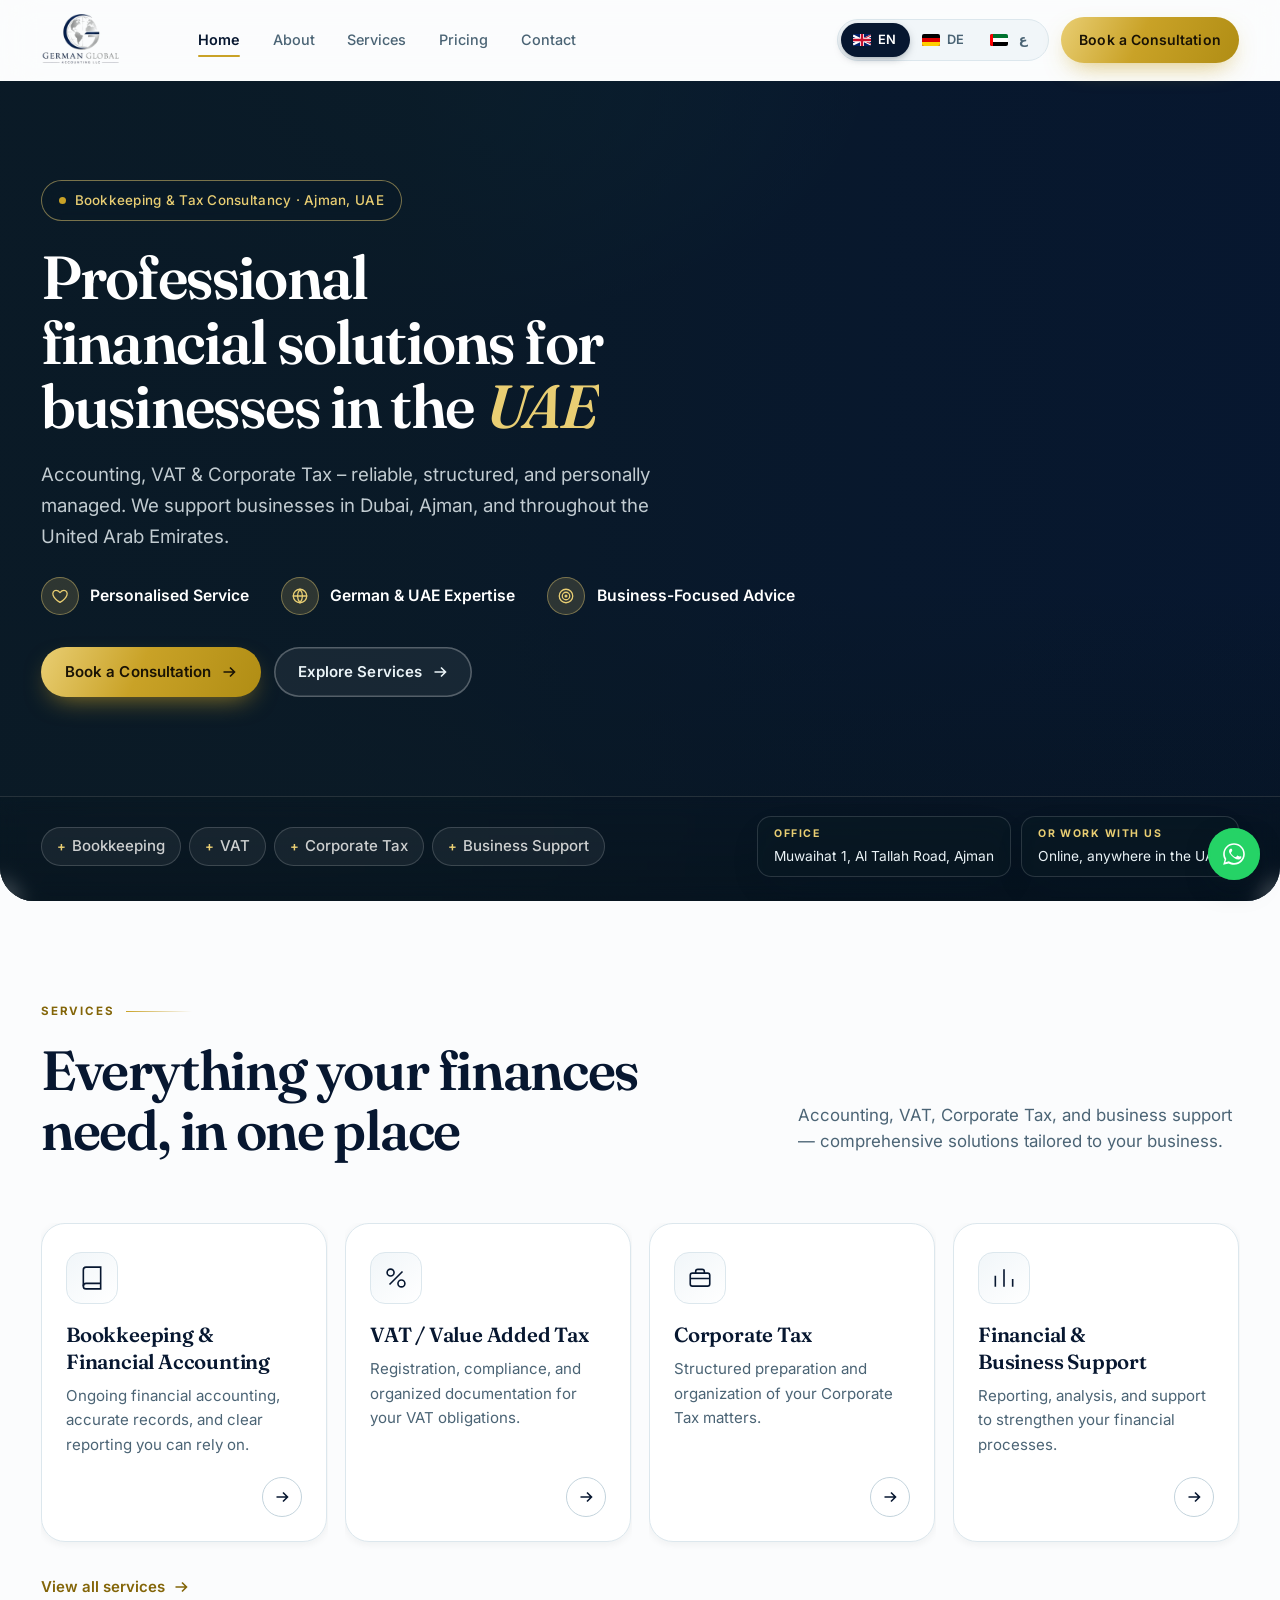
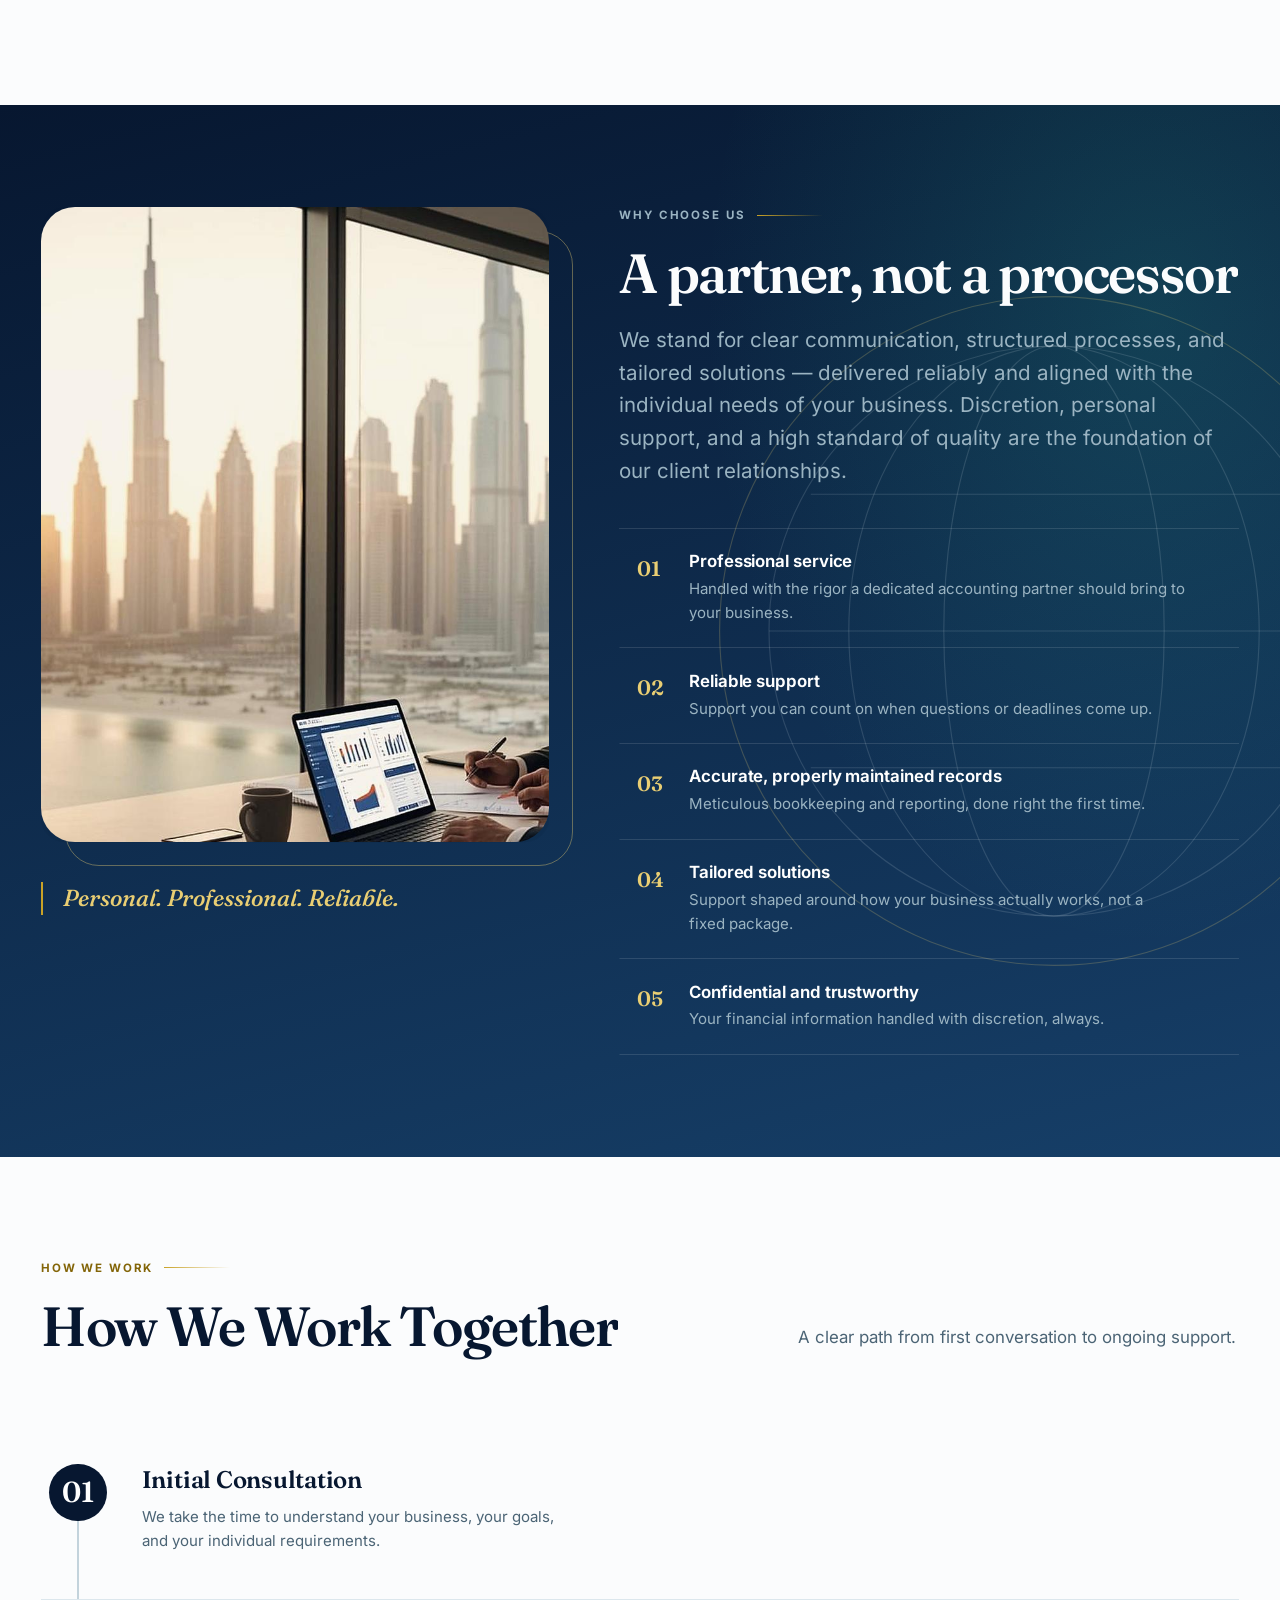
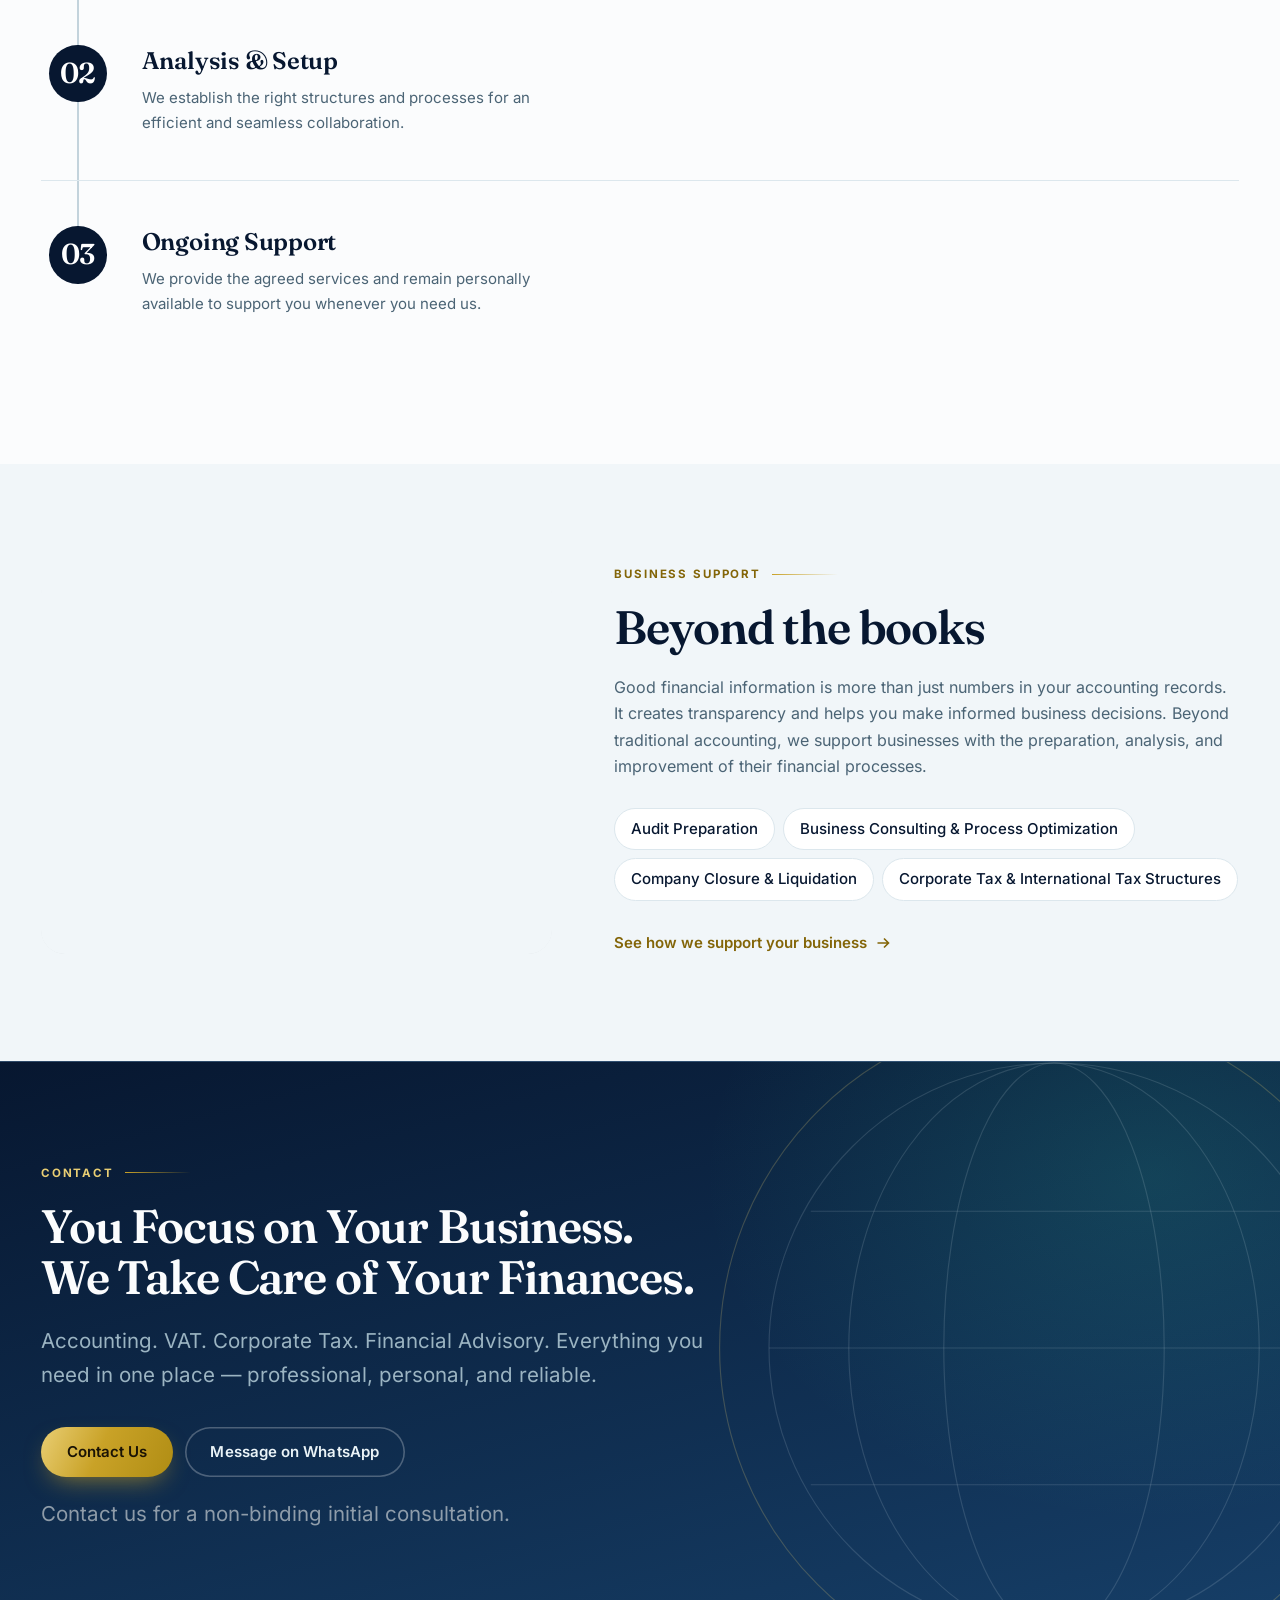
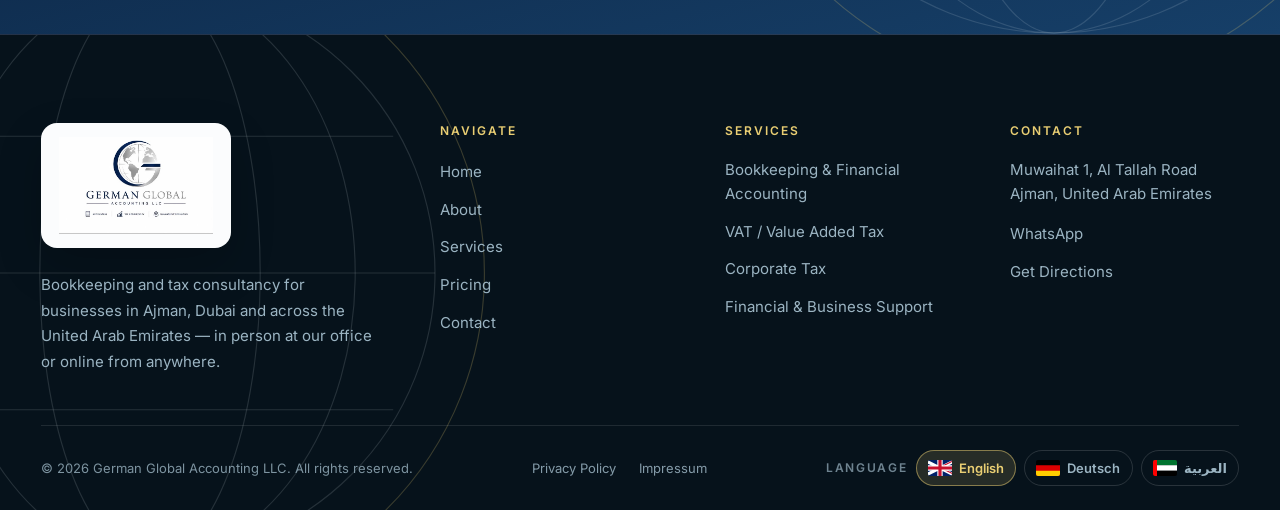
<file: index.html>
<!DOCTYPE html>
<html lang="en" dir="ltr" data-title-key="meta_title_home" data-desc-key="meta_desc_home">
<head>
<meta charset="UTF-8">
<meta name="viewport" content="width=device-width, initial-scale=1">
<title>German Global Accounting LLC</title>
<meta name="description" content="Bookkeeping, VAT and Corporate Tax support for businesses in Ajman, Dubai and across the UAE.">
<meta name="theme-color" content="#0A1A26">
<link rel="icon" href="assets/img/favicon.png" type="image/png">
<link rel="preload" as="image" href="assets/img/hero-sm.jpg" media="(max-width: 899px)" fetchpriority="high">
<link rel="preload" as="image" href="assets/img/hero-lg.jpg" media="(min-width: 900px)" fetchpriority="high">
<link rel="preload" href="assets/fonts/Inter-normal-latin.woff2" as="font" type="font/woff2" crossorigin>
<link rel="preconnect" href="https://fonts.googleapis.com">
<link rel="preconnect" href="https://fonts.gstatic.com" crossorigin>
<link rel="stylesheet" href="https://fonts.googleapis.com/css2?family=Fraunces:ital,opsz,wght@0,9..144,500;0,9..144,600;0,9..144,700;1,9..144,500;1,9..144,600&display=swap" media="print" onload="this.media='all'">
<noscript><link rel="stylesheet" href="https://fonts.googleapis.com/css2?family=Fraunces:ital,opsz,wght@0,9..144,500;0,9..144,600;0,9..144,700;1,9..144,500;1,9..144,600&display=swap"></noscript>
<script>document.documentElement.classList.add("js")</script>
<link rel="stylesheet" href="assets/styles.css">
</head>
<body>
<a class="skip-link" href="#main" data-i18n="skip_link">Skip to content</a>
<div class="site-shell">

<svg style="position:absolute;width:0;height:0;overflow:hidden" aria-hidden="true" focusable="false">
  <defs>
    <!-- United Kingdom -->
    <symbol id="flag-en" viewBox="0 0 60 30" preserveAspectRatio="xMidYMid slice">
      <clipPath id="uk-a"><path d="M0 0v30h60V0z"/></clipPath>
      <clipPath id="uk-b"><path d="M30 15h30v15zv15H30zH0V15zV0h30z"/></clipPath>
      <g clip-path="url(#uk-a)">
        <path d="M0 0v30h60V0z" fill="#012169"/>
        <path d="M0 0 60 30M60 0 0 30" stroke="#fff" stroke-width="6"/>
        <path d="M0 0 60 30M60 0 0 30" clip-path="url(#uk-b)" stroke="#C8102E" stroke-width="4"/>
        <path d="M30 0v30M0 15h60" stroke="#fff" stroke-width="10"/>
        <path d="M30 0v30M0 15h60" stroke="#C8102E" stroke-width="6"/>
      </g>
    </symbol>
    <!-- Germany -->
    <symbol id="flag-de" viewBox="0 0 5 3" preserveAspectRatio="xMidYMid slice">
      <path d="M0 0h5v3H0z" fill="#000"/>
      <path d="M0 1h5v2H0z" fill="#D00"/>
      <path d="M0 2h5v1H0z" fill="#FFCE00"/>
    </symbol>
    <!-- United Arab Emirates -->
    <symbol id="flag-ar" viewBox="0 0 12 6" preserveAspectRatio="xMidYMid slice">
      <path d="M0 0h12v2H0z" fill="#00732F"/>
      <path d="M0 2h12v2H0z" fill="#fff"/>
      <path d="M0 4h12v2H0z" fill="#000"/>
      <path d="M0 0h3v6H0z" fill="#FF0000"/>
    </symbol>
  </defs>
</svg>
<header class="site-header" id="siteHeader">
  <div class="nav-wrap container">
    <a href="./" class="brand" aria-label="German Global Accounting LLC">
      <img src="assets/img/logo-mark.png" alt="German Global Accounting LLC" width="392" height="260">
    </a>

    <nav class="nav-primary" aria-label="Main">
      <ul>
          <li><a class="nav-link" href="./" data-i18n="nav_home" aria-current="page">nav_home</a></li>
          <li><a class="nav-link" href="about" data-i18n="nav_about">nav_about</a></li>
          <li><a class="nav-link" href="services" data-i18n="nav_services">nav_services</a></li>
          <li><a class="nav-link" href="pricing" data-i18n="nav_pricing">nav_pricing</a></li>
          <li><a class="nav-link" href="contact" data-i18n="nav_contact">nav_contact</a></li>
      </ul>
    </nav>

    <div class="nav-actions">
      <div class="lang" role="group" data-i18n="lang_choose" data-i18n-attr="aria-label">
        <span class="lang-pill" aria-hidden="true"></span>
        <button type="button" class="lang-btn" data-lang="en" aria-current="true" lang="en" aria-label="English">
          <svg class="flag" viewBox="0 0 24 16" preserveAspectRatio="none" aria-hidden="true"><use href="#flag-en" width="24" height="16"/></svg><span class="lang-code">EN</span>
        </button>
        <button type="button" class="lang-btn" data-lang="de" aria-current="false" lang="de" aria-label="Deutsch">
          <svg class="flag" viewBox="0 0 24 16" preserveAspectRatio="none" aria-hidden="true"><use href="#flag-de" width="24" height="16"/></svg><span class="lang-code">DE</span>
        </button>
        <button type="button" class="lang-btn" data-lang="ar" aria-current="false" lang="ar" aria-label="العربية">
          <svg class="flag" viewBox="0 0 24 16" preserveAspectRatio="none" aria-hidden="true"><use href="#flag-ar" width="24" height="16"/></svg><span class="lang-code">ع</span>
        </button>
      </div>

      <a class="btn btn-primary nav-cta-desktop" data-wa="consult" href="https://wa.me/971509302885"
         target="_blank" rel="noopener" data-i18n="nav_cta">Book a Consultation</a>

      <button type="button" class="nav-toggle" id="navToggle" aria-expanded="false" aria-controls="mobileNav"
              data-i18n="nav_menu_open" data-i18n-attr="aria-label">
        <span></span><span></span><span></span>
      </button>
    </div>
  </div>
</header>

<div class="nav-scrim" id="navScrim"></div>

<aside class="mobile-nav" id="mobileNav" aria-hidden="true" aria-label="Menu">
  <div class="mobile-nav-head">
    <img src="assets/img/logo-mark.png" alt="German Global Accounting LLC" width="392" height="260">
    <button type="button" class="nav-toggle" id="navClose" aria-expanded="true"
            data-i18n="nav_menu_close" data-i18n-attr="aria-label">
      <span></span><span></span><span></span>
    </button>
  </div>
  <div class="mobile-nav-body">
    <ul class="mobile-nav-links">
      <li><a href="./" aria-current="page"><span class="index-num">01</span><span data-i18n="nav_home">nav_home</span></a></li>
      <li><a href="about"><span class="index-num">02</span><span data-i18n="nav_about">nav_about</span></a></li>
      <li><a href="services"><span class="index-num">03</span><span data-i18n="nav_services">nav_services</span></a></li>
      <li><a href="pricing"><span class="index-num">04</span><span data-i18n="nav_pricing">nav_pricing</span></a></li>
      <li><a href="contact"><span class="index-num">05</span><span data-i18n="nav_contact">nav_contact</span></a></li>
    </ul>

    <div>
      <p class="mobile-lang-label" data-i18n="lang_label">Language</p>
      <div class="mobile-lang">
        <button type="button" data-lang="en" aria-current="true" lang="en"><svg class="flag" viewBox="0 0 24 16" preserveAspectRatio="none" aria-hidden="true"><use href="#flag-en" width="24" height="16"/></svg><span>English</span></button>
        <button type="button" data-lang="de" aria-current="false" lang="de"><svg class="flag" viewBox="0 0 24 16" preserveAspectRatio="none" aria-hidden="true"><use href="#flag-de" width="24" height="16"/></svg><span>Deutsch</span></button>
        <button type="button" data-lang="ar" aria-current="false" lang="ar"><svg class="flag" viewBox="0 0 24 16" preserveAspectRatio="none" aria-hidden="true"><use href="#flag-ar" width="24" height="16"/></svg><span>العربية</span></button>
      </div>
    </div>

    <div class="mobile-nav-foot">
      <a class="btn btn-primary" data-wa="consult" href="https://wa.me/971509302885" target="_blank" rel="noopener" data-i18n="nav_cta">Book a Consultation</a>
      <a class="btn btn-outline" href="contact" data-i18n="nav_contact">Contact</a>
    </div>
  </div>
</aside>

<main id="main">

  <!-- ================= HERO ================= -->
  <section class="hero-v2">
    <div class="container">
      <div class="hero-v2-card">
        <picture>
          <source media="(min-width: 900px)" srcset="assets/img/hero-lg.jpg">
          <img src="assets/img/hero-sm.jpg" alt="" width="640" height="959" fetchpriority="high" decoding="async">
        </picture>

        <div class="hero-v2-body">
          <div class="hero-v2-copy">
            <span class="hero-v2-tag"><span class="dot"></span><span data-i18n="hero_eyebrow">Bookkeeping &amp; Tax Consultancy &middot; Ajman, UAE</span></span>
            <h1 data-i18n="hero_headline">Professional financial solutions</h1>
            <p class="hero-v2-sub" data-i18n="hero_sub">Accounting, VAT &amp; Corporate Tax.</p>

            <ul class="hero-points">
              <li><span class="hp-ic"><svg viewBox="0 0 24 24" fill="none" stroke="currentColor" stroke-width="1.7" stroke-linecap="round" stroke-linejoin="round" aria-hidden="true"><path d="M12 20.5s-7.5-4.6-9.2-9.6C1.6 7.4 3.6 4.5 6.7 4.5c2 0 3.6 1 5.3 3 1.7-2 3.3-3 5.3-3 3.1 0 5.1 2.9 3.9 6.4-1.7 5-9.2 9.6-9.2 9.6z"/></svg></span><span data-i18n="hero_pt1">Personalised Service</span></li>
              <li><span class="hp-ic"><svg viewBox="0 0 24 24" fill="none" stroke="currentColor" stroke-width="1.7" stroke-linecap="round" aria-hidden="true"><circle cx="12" cy="12" r="9"/><path d="M3 12h18"/><path d="M12 3a14 14 0 0 1 0 18 14 14 0 0 1 0-18z"/></svg></span><span data-i18n="hero_pt2">German &amp; UAE Expertise</span></li>
              <li><span class="hp-ic"><svg viewBox="0 0 24 24" fill="none" stroke="currentColor" stroke-width="1.7" stroke-linecap="round" aria-hidden="true"><circle cx="12" cy="12" r="9"/><circle cx="12" cy="12" r="5"/><circle cx="12" cy="12" r="1.2" fill="currentColor"/></svg></span><span data-i18n="hero_pt3">Business-Focused Advice</span></li>
            </ul>

            <div class="btn-group hero-ctas">
              <a class="btn btn-primary btn-pill" data-wa="consult" href="https://wa.me/971509302885" target="_blank" rel="noopener"><span data-i18n="hero_cta_primary">Book a Consultation</span><svg class="arw" width="16" height="16" viewBox="0 0 16 16" fill="none" stroke="currentColor" stroke-width="1.6" aria-hidden="true"><path d="M2.5 8h11M9 3.5 13.5 8 9 12.5"/></svg></a>
              <a class="btn btn-on-navy btn-pill" href="services"><span data-i18n="hero_cta_secondary">Explore Services</span><svg class="arw" width="16" height="16" viewBox="0 0 16 16" fill="none" stroke="currentColor" stroke-width="1.6" aria-hidden="true"><path d="M2.5 8h11M9 3.5 13.5 8 9 12.5"/></svg></a>
            </div>
          </div>
        </div>

        <div class="hero-v2-bottom">
          <div class="hero-v2-tags">
            <span><b>+</b><span data-i18n="hero_tag1">Bookkeeping</span></span>
            <span><b>+</b><span data-i18n="hero_tag2">VAT</span></span>
            <span><b>+</b><span data-i18n="hero_tag3">Corporate Tax</span></span>
            <span><b>+</b><span data-i18n="hero_tag4">Business Support</span></span>
          </div>
          <p class="hero-v2-meta">
            <span class="hero-chip"><b data-i18n="hero_meta_office_label">Office</b><span data-i18n="hero_meta_office">Muwaihat 1, Al Tallah Road, Ajman</span></span>
            <span class="hero-chip"><b data-i18n="hero_meta_online_label">Or online</b><span data-i18n="hero_meta_online">Anywhere in the UAE</span></span>
          </p>
        </div>
      </div>
    </div>
  </section>


  <!-- ================= SERVICES ================= -->
  <section class="section" id="services">
    <div class="container">
      <div class="section-head section-head--split">
        <div>
          <p class="eyebrow" data-i18n="services_eyebrow">Services</p>
          <h2 data-i18n="services_heading">Everything your finances need, in one place</h2>
        </div>
        <p data-i18n="services_sub">Comprehensive solutions tailored to your business.</p>
      </div>

      <div class="cards">
        <a class="card reveal" href="services#bookkeeping">
          <span class="card-glare" aria-hidden="true"></span>
          <span class="card-ic"><svg viewBox="0 0 24 24" fill="none" stroke="currentColor" stroke-width="1.5" aria-hidden="true"><path d="M4 19.5A2.5 2.5 0 0 1 6.5 17H20"/><path d="M6.5 2H20v20H6.5A2.5 2.5 0 0 1 4 19.5v-15A2.5 2.5 0 0 1 6.5 2z"/></svg></span>
          <h3 data-i18n="service1_title">service1_title</h3>
          <p data-i18n="service1_desc">service1_desc</p>
          <span class="card-go" aria-hidden="true"><svg width="16" height="16" viewBox="0 0 16 16" fill="none" stroke="currentColor" stroke-width="1.6" aria-hidden="true"><path d="M2.5 8h11M9 3.5 13.5 8 9 12.5"/></svg></span>
        </a>
        <a class="card reveal" href="services#vat">
          <span class="card-glare" aria-hidden="true"></span>
          <span class="card-ic"><svg viewBox="0 0 24 24" fill="none" stroke="currentColor" stroke-width="1.5" aria-hidden="true"><circle cx="7" cy="7" r="3.2"/><circle cx="17" cy="17" r="3.2"/><path d="M18 6 6 18"/></svg></span>
          <h3 data-i18n="service2_title">service2_title</h3>
          <p data-i18n="service2_desc">service2_desc</p>
          <span class="card-go" aria-hidden="true"><svg width="16" height="16" viewBox="0 0 16 16" fill="none" stroke="currentColor" stroke-width="1.6" aria-hidden="true"><path d="M2.5 8h11M9 3.5 13.5 8 9 12.5"/></svg></span>
        </a>
        <a class="card reveal" href="services#corporate-tax">
          <span class="card-glare" aria-hidden="true"></span>
          <span class="card-ic"><svg viewBox="0 0 24 24" fill="none" stroke="currentColor" stroke-width="1.5" aria-hidden="true"><rect x="3" y="7.5" width="18" height="12" rx="2"/><path d="M8 7.5V6a2 2 0 0 1 2-2h4a2 2 0 0 1 2 2v1.5"/><path d="M3 12.5h18"/></svg></span>
          <h3 data-i18n="service3_title">service3_title</h3>
          <p data-i18n="service3_desc">service3_desc</p>
          <span class="card-go" aria-hidden="true"><svg width="16" height="16" viewBox="0 0 16 16" fill="none" stroke="currentColor" stroke-width="1.6" aria-hidden="true"><path d="M2.5 8h11M9 3.5 13.5 8 9 12.5"/></svg></span>
        </a>
        <a class="card reveal" href="services#business-support">
          <span class="card-glare" aria-hidden="true"></span>
          <span class="card-ic"><svg viewBox="0 0 24 24" fill="none" stroke="currentColor" stroke-width="1.5" aria-hidden="true"><path d="M4 20V10M12 20V4M20 20v-7"/></svg></span>
          <h3 data-i18n="service4_title">service4_title</h3>
          <p data-i18n="service4_desc">service4_desc</p>
          <span class="card-go" aria-hidden="true"><svg width="16" height="16" viewBox="0 0 16 16" fill="none" stroke="currentColor" stroke-width="1.6" aria-hidden="true"><path d="M2.5 8h11M9 3.5 13.5 8 9 12.5"/></svg></span>
        </a>
      </div>

      <div class="ledger-foot">
        <a class="link-arrow" href="services"><span data-i18n="services_all_link">View all services</span><svg class="arw" width="16" height="16" viewBox="0 0 16 16" fill="none" stroke="currentColor" stroke-width="1.6" aria-hidden="true"><path d="M2.5 8h11M9 3.5 13.5 8 9 12.5"/></svg></a>
      </div>
    </div>
  </section>

  <!-- ================= WHY CHOOSE US ================= -->
  <section class="section section--navy">
    <svg class="meridian" viewBox="0 0 400 400" aria-hidden="true" focusable="false"><circle cx="200" cy="200" r="150"/><ellipse cx="200" cy="200" rx="58" ry="150"/><ellipse cx="200" cy="200" rx="108" ry="150"/><line x1="50" y1="200" x2="350" y2="200"/><line x1="72" y1="128" x2="328" y2="128"/><line x1="72" y1="272" x2="328" y2="272"/><circle class="m-gold" cx="200" cy="200" r="176"/></svg>
    <div class="container">
      <div class="why-grid">
        <div>
          <figure class="why-figure reveal">
            <img src="assets/img/tower-tall.jpg" alt="" width="1000" height="1250" loading="lazy" decoding="async">
          </figure>
          <p class="why-quote" data-i18n="why_tagline">Personal. Professional. Reliable.</p>
        </div>

        <div>
          <div class="section-head" style="margin-block-end:0">
            <p class="eyebrow" data-i18n="why_eyebrow">Why choose us</p>
            <h2 data-i18n="why_heading">A partner, not a processor</h2>
            <p data-i18n="why_intro">We stand for clear communication.</p>
          </div>
          <ul class="why-list">
          <li class="why-item reveal">
            <span class="n">01</span>
            <h3 data-i18n="why1_title">why1_title</h3>
            <p data-i18n="why1_desc">why1_desc</p>
          </li>
          <li class="why-item reveal">
            <span class="n">02</span>
            <h3 data-i18n="why2_title">why2_title</h3>
            <p data-i18n="why2_desc">why2_desc</p>
          </li>
          <li class="why-item reveal">
            <span class="n">03</span>
            <h3 data-i18n="why3_title">why3_title</h3>
            <p data-i18n="why3_desc">why3_desc</p>
          </li>
          <li class="why-item reveal">
            <span class="n">04</span>
            <h3 data-i18n="why4_title">why4_title</h3>
            <p data-i18n="why4_desc">why4_desc</p>
          </li>
          <li class="why-item reveal">
            <span class="n">05</span>
            <h3 data-i18n="why5_title">why5_title</h3>
            <p data-i18n="why5_desc">why5_desc</p>
          </li>
          </ul>
        </div>
      </div>
    </div>
  </section>

  <!-- ================= PROCESS ================= -->
  <section class="section">
    <div class="container">
      <div class="section-head section-head--split">
        <div>
          <p class="eyebrow" data-i18n="process_eyebrow">How we work</p>
          <h2 data-i18n="process_heading">How We Work Together</h2>
        </div>
        <p data-i18n="process_sub">A clear path from first conversation to ongoing support.</p>
      </div>
      <div class="process-grid">
        <div class="process-beam" aria-hidden="true"></div>
        <div class="process-step reveal">
          <div class="n">01</div>
          <h3 data-i18n="process1_title">process1_title</h3>
          <p data-i18n="process1_desc">process1_desc</p>
        </div>
        <div class="process-step reveal">
          <div class="n">02</div>
          <h3 data-i18n="process2_title">process2_title</h3>
          <p data-i18n="process2_desc">process2_desc</p>
        </div>
        <div class="process-step reveal">
          <div class="n">03</div>
          <h3 data-i18n="process3_title">process3_title</h3>
          <p data-i18n="process3_desc">process3_desc</p>
        </div>
      </div>
    </div>
  </section>

  <!-- ================= BUSINESS SUPPORT ================= -->
  <section class="section section--paper2">
    <div class="container">
      <div class="split split--wide-text">
        <figure class="split-figure reveal">
          <picture>
            <source media="(min-width: 900px)" srcset="assets/img/consult-lg.jpg">
            <img src="assets/img/consult-sm.jpg" alt="" width="1100" height="825" loading="lazy" decoding="async">
          </picture>
        </figure>

        <div>
          <p class="eyebrow" data-i18n="support_eyebrow">Business support</p>
          <h2 data-i18n="support_heading">Beyond the books</h2>
          <div class="prose" style="margin-block-start:1.25rem">
            <p data-i18n="support_text">Good financial information is more than numbers.</p>
          </div>
          <ul class="chips">
          <li data-i18n="addl1_title">addl1_title</li>
          <li data-i18n="addl2_title">addl2_title</li>
          <li data-i18n="addl3_title">addl3_title</li>
          <li data-i18n="addl4_title">addl4_title</li>
          </ul>
          <p style="margin-block-start:1.75rem">
            <a class="link-arrow" href="services#business-support"><span data-i18n="support_link">See how we support your business</span><svg class="arw" width="16" height="16" viewBox="0 0 16 16" fill="none" stroke="currentColor" stroke-width="1.6" aria-hidden="true"><path d="M2.5 8h11M9 3.5 13.5 8 9 12.5"/></svg></a>
          </p>
        </div>
      </div>
    </div>
  </section>

  <section class="section section--navy cta-band">
    <svg class="meridian" viewBox="0 0 400 400" aria-hidden="true" focusable="false"><circle cx="200" cy="200" r="150"/><ellipse cx="200" cy="200" rx="58" ry="150"/><ellipse cx="200" cy="200" rx="108" ry="150"/><line x1="50" y1="200" x2="350" y2="200"/><line x1="72" y1="128" x2="328" y2="128"/><line x1="72" y1="272" x2="328" y2="272"/><circle class="m-gold" cx="200" cy="200" r="176"/></svg>
    <div class="container">
      <div class="cta-inner">
        <p class="eyebrow" data-i18n="contact_eyebrow">Contact</p>
        <h2 data-i18n="cta_heading">You Focus on Your Business. We Take Care of Your Finances.</h2>
        <p data-i18n="cta_sub">Everything you need in one place.</p>
        <div class="btn-group">
          <a class="btn btn-primary" href="contact" data-i18n="cta_button">Contact Us</a>
          <a class="btn btn-on-navy" data-wa="consult" href="https://wa.me/971509302885" target="_blank" rel="noopener" data-i18n="cta_button_wa">Message on WhatsApp</a>
        </div>
        <p class="cta-note" data-i18n="cta_note">Contact us for a non-binding initial consultation.</p>
      </div>
    </div>
  </section>

</main>

<footer class="site-footer">
  <svg class="meridian meridian--start" viewBox="0 0 400 400" aria-hidden="true" focusable="false"><circle cx="200" cy="200" r="150"/><ellipse cx="200" cy="200" rx="58" ry="150"/><ellipse cx="200" cy="200" rx="108" ry="150"/><line x1="50" y1="200" x2="350" y2="200"/><line x1="72" y1="128" x2="328" y2="128"/><line x1="72" y1="272" x2="328" y2="272"/><circle class="m-gold" cx="200" cy="200" r="176"/></svg>
  <div class="container footer-top">
    <div class="footer-grid">
      <div class="footer-brand">
        <img src="assets/img/logo-plate.png" alt="German Global Accounting LLC" width="591" height="372">
        <p class="footer-tagline" data-i18n="footer_tagline">Bookkeeping and tax consultancy.</p>
      </div>

      <div class="footer-col">
        <h3 data-i18n="footer_nav_label">Navigate</h3>
        <ul>
          <li><a href="./" data-i18n="nav_home">nav_home</a></li>
          <li><a href="about" data-i18n="nav_about">nav_about</a></li>
          <li><a href="services" data-i18n="nav_services">nav_services</a></li>
          <li><a href="pricing" data-i18n="nav_pricing">nav_pricing</a></li>
          <li><a href="contact" data-i18n="nav_contact">nav_contact</a></li>
        </ul>
      </div>

      <div class="footer-col">
        <h3 data-i18n="footer_services_label">Services</h3>
        <ul>
          <li><a href="services#bookkeeping" data-i18n="service1_title">service1_title</a></li>
          <li><a href="services#vat" data-i18n="service2_title">service2_title</a></li>
          <li><a href="services#corporate-tax" data-i18n="service3_title">service3_title</a></li>
          <li><a href="services#business-support" data-i18n="service4_title">service4_title</a></li>
        </ul>
      </div>

      <div class="footer-col">
        <h3 data-i18n="footer_contact_label">Contact</h3>
        <address data-i18n="contact_address">Muwaihat 1, Al Tallah Road<br>Ajman, United Arab Emirates</address>
        <ul>
          <li><a data-wa="consult" href="https://wa.me/971509302885" target="_blank" rel="noopener">WhatsApp</a></li>
          <li><a href="https://maps.app.goo.gl/wHXvxcAbBTNFSUDJ6" target="_blank" rel="noopener" data-i18n="footer_directions">Get Directions</a></li>
        </ul>
      </div>
    </div>
  </div>

  <div class="container">
    <div class="footer-bottom">
      <p>© <span data-year>2026</span> German Global Accounting LLC. <span data-i18n="footer_rights">All rights reserved.</span></p>
      <div class="footer-legal">
        <a href="privacy" data-i18n="footer_privacy">Privacy Policy</a>
        <a href="impressum" data-i18n="footer_impressum">Impressum</a>
      </div>
      <div class="footer-lang">
        <span class="lbl" data-i18n="footer_lang_label">Language</span>
        <button type="button" data-lang="en" aria-current="true" lang="en"><svg class="flag" viewBox="0 0 24 16" preserveAspectRatio="none" aria-hidden="true"><use href="#flag-en" width="24" height="16"/></svg><span>English</span></button>
        <button type="button" data-lang="de" aria-current="false" lang="de"><svg class="flag" viewBox="0 0 24 16" preserveAspectRatio="none" aria-hidden="true"><use href="#flag-de" width="24" height="16"/></svg><span>Deutsch</span></button>
        <button type="button" data-lang="ar" aria-current="false" lang="ar"><svg class="flag" viewBox="0 0 24 16" preserveAspectRatio="none" aria-hidden="true"><use href="#flag-ar" width="24" height="16"/></svg><span>العربية</span></button>
      </div>
    </div>
  </div>
</footer>

<button type="button" class="to-top" id="toTop" data-i18n="to_top" data-i18n-attr="aria-label" aria-label="Back to top">
  <svg viewBox="0 0 44 44" aria-hidden="true" focusable="false">
    <circle class="tt-track" cx="22" cy="22" r="19"/>
    <circle class="tt-fill" cx="22" cy="22" r="19" pathLength="100"/>
    <path class="tt-arrow" d="M22 28V16M16.5 21.5 22 16l5.5 5.5"/>
  </svg>
</button>

<a class="wa-float" data-wa="consult" href="https://wa.me/971509302885" target="_blank" rel="noopener"
   data-i18n="wa_label" data-i18n-attr="aria-label"><svg viewBox="0 0 24 24" fill="currentColor" aria-hidden="true"><path d="M17.5 14.4c-.3-.1-1.7-.8-2-.9-.3-.1-.5-.1-.7.1-.2.3-.7.9-.9 1.1-.2.2-.3.2-.6.1-.3-.1-1.3-.5-2.4-1.5-.9-.8-1.5-1.8-1.7-2.1-.2-.3 0-.5.1-.6.1-.1.3-.3.4-.5.1-.2.2-.3.3-.5.1-.2 0-.4 0-.5C10.8 9.2 10.3 8 10.1 7.5c-.2-.5-.4-.4-.6-.4h-.5c-.2 0-.5.1-.7.3-.2.3-.9.9-.9 2.1s1 2.5 1.1 2.6c.1.2 2 3 4.8 4.2.7.3 1.2.5 1.6.6.7.2 1.3.2 1.8.1.5-.1 1.7-.7 1.9-1.4.2-.7.2-1.2.2-1.3-.1-.1-.3-.2-.6-.3z"/><path d="M12 2C6.5 2 2 6.5 2 12c0 1.9.5 3.6 1.4 5.1L2 22l5.1-1.3c1.4.8 3.1 1.2 4.9 1.2 5.5 0 10-4.5 10-10S17.5 2 12 2zm0 18.2c-1.6 0-3.1-.4-4.4-1.2l-.3-.2-3.3.9.9-3.2-.2-.3C3.9 14.6 3.5 13.3 3.5 12 3.5 7.3 7.3 3.5 12 3.5S20.5 7.3 20.5 12 16.7 20.2 12 20.2z"/></svg></a>

<script src="assets/i18n.js" defer></script>
<script src="assets/site.js" defer></script>
</div><!-- /.site-shell -->
</body>
</html>
</file>
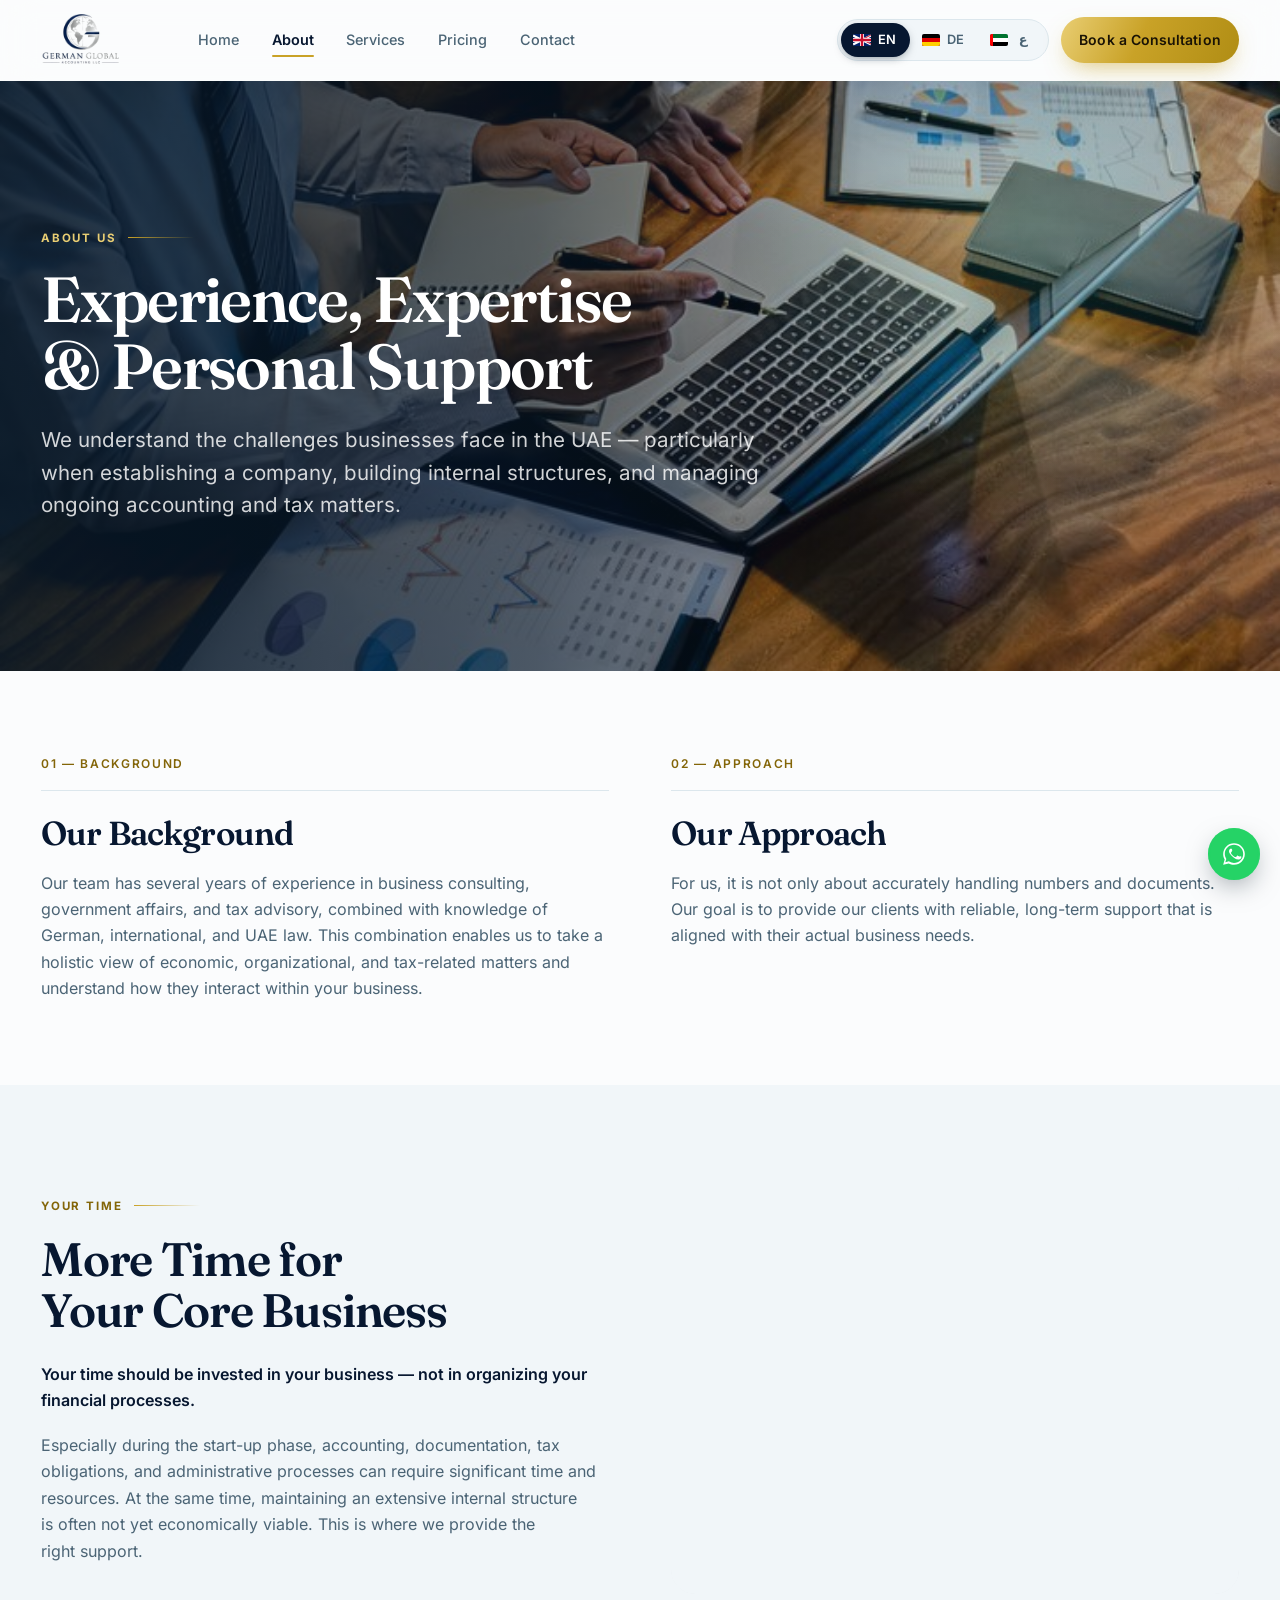
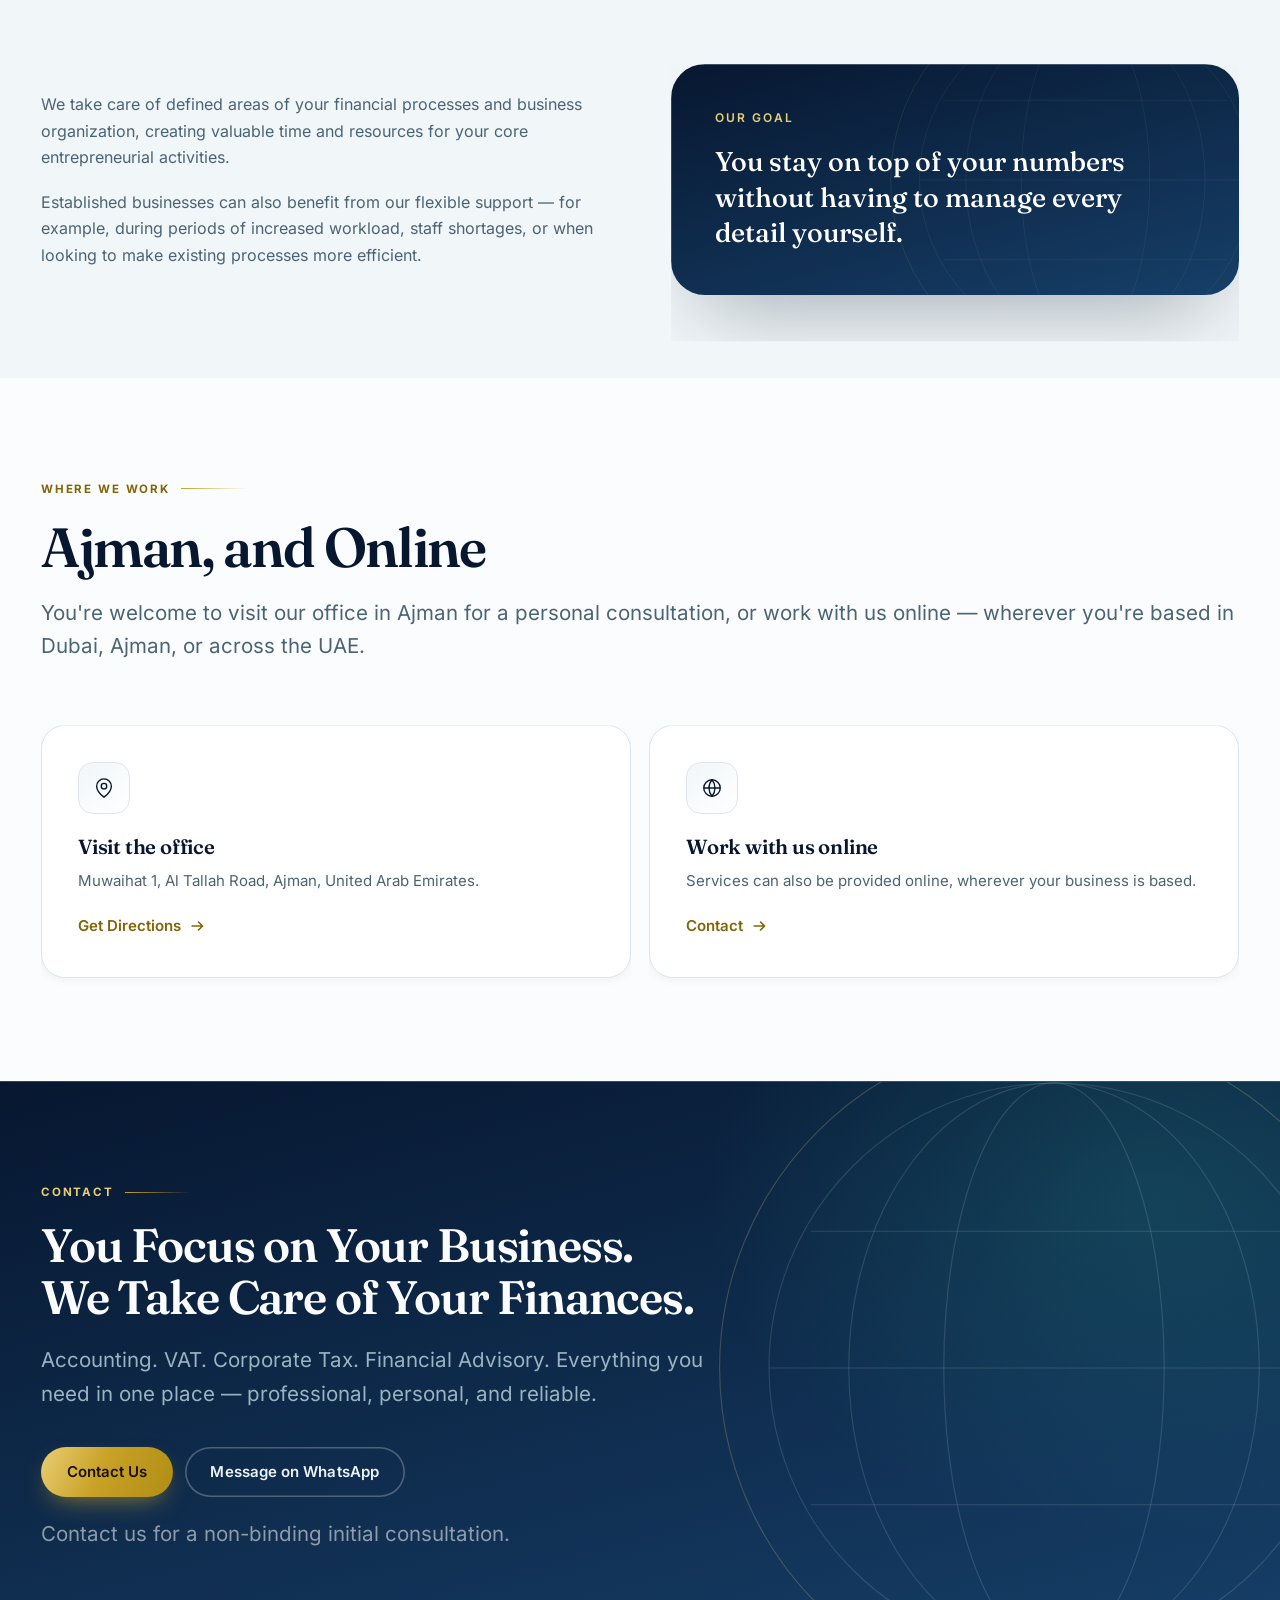
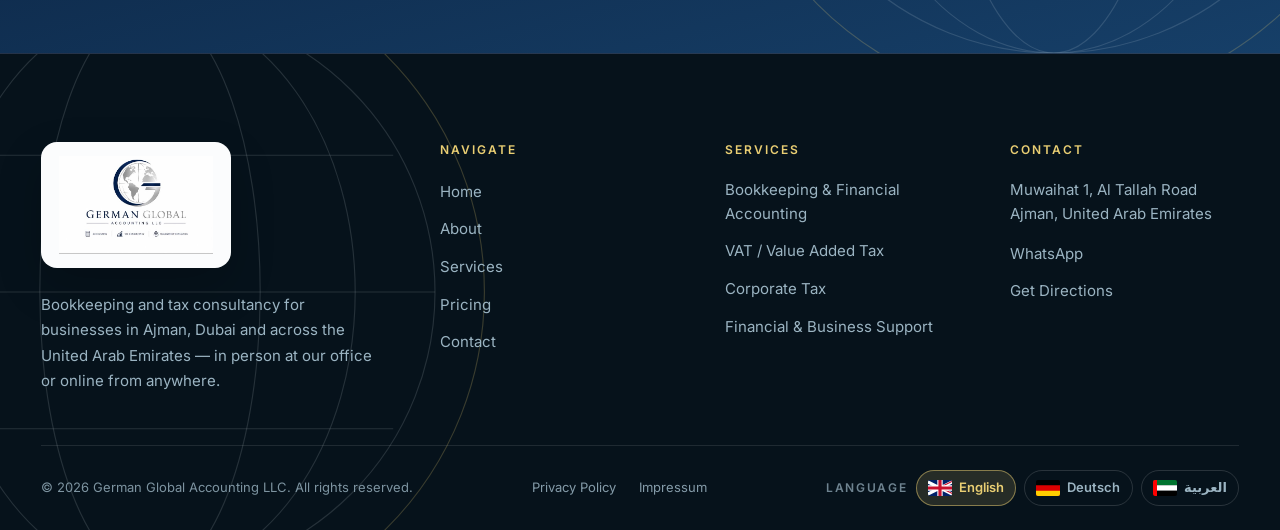
<file: about.html>
<!DOCTYPE html>
<html lang="en" dir="ltr" data-title-key="meta_title_about" data-desc-key="meta_desc_about">
<head>
<meta charset="UTF-8">
<meta name="viewport" content="width=device-width, initial-scale=1">
<title>German Global Accounting LLC</title>
<meta name="description" content="Bookkeeping, VAT and Corporate Tax support for businesses in Ajman, Dubai and across the UAE.">
<meta name="theme-color" content="#0A1A26">
<link rel="icon" href="assets/img/favicon.png" type="image/png">
<link rel="preload" href="assets/fonts/Inter-normal-latin.woff2" as="font" type="font/woff2" crossorigin>
<link rel="preconnect" href="https://fonts.googleapis.com">
<link rel="preconnect" href="https://fonts.gstatic.com" crossorigin>
<link rel="stylesheet" href="https://fonts.googleapis.com/css2?family=Fraunces:ital,opsz,wght@0,9..144,500;0,9..144,600;0,9..144,700;1,9..144,500;1,9..144,600&display=swap" media="print" onload="this.media='all'">
<noscript><link rel="stylesheet" href="https://fonts.googleapis.com/css2?family=Fraunces:ital,opsz,wght@0,9..144,500;0,9..144,600;0,9..144,700;1,9..144,500;1,9..144,600&display=swap"></noscript>
<script>document.documentElement.classList.add("js")</script>
<link rel="stylesheet" href="assets/styles.css">
</head>
<body>
<a class="skip-link" href="#main" data-i18n="skip_link">Skip to content</a>
<div class="site-shell">

<svg style="position:absolute;width:0;height:0;overflow:hidden" aria-hidden="true" focusable="false">
  <defs>
    <!-- United Kingdom -->
    <symbol id="flag-en" viewBox="0 0 60 30" preserveAspectRatio="xMidYMid slice">
      <clipPath id="uk-a"><path d="M0 0v30h60V0z"/></clipPath>
      <clipPath id="uk-b"><path d="M30 15h30v15zv15H30zH0V15zV0h30z"/></clipPath>
      <g clip-path="url(#uk-a)">
        <path d="M0 0v30h60V0z" fill="#012169"/>
        <path d="M0 0 60 30M60 0 0 30" stroke="#fff" stroke-width="6"/>
        <path d="M0 0 60 30M60 0 0 30" clip-path="url(#uk-b)" stroke="#C8102E" stroke-width="4"/>
        <path d="M30 0v30M0 15h60" stroke="#fff" stroke-width="10"/>
        <path d="M30 0v30M0 15h60" stroke="#C8102E" stroke-width="6"/>
      </g>
    </symbol>
    <!-- Germany -->
    <symbol id="flag-de" viewBox="0 0 5 3" preserveAspectRatio="xMidYMid slice">
      <path d="M0 0h5v3H0z" fill="#000"/>
      <path d="M0 1h5v2H0z" fill="#D00"/>
      <path d="M0 2h5v1H0z" fill="#FFCE00"/>
    </symbol>
    <!-- United Arab Emirates -->
    <symbol id="flag-ar" viewBox="0 0 12 6" preserveAspectRatio="xMidYMid slice">
      <path d="M0 0h12v2H0z" fill="#00732F"/>
      <path d="M0 2h12v2H0z" fill="#fff"/>
      <path d="M0 4h12v2H0z" fill="#000"/>
      <path d="M0 0h3v6H0z" fill="#FF0000"/>
    </symbol>
  </defs>
</svg>
<header class="site-header" id="siteHeader">
  <div class="nav-wrap container">
    <a href="./" class="brand" aria-label="German Global Accounting LLC">
      <img src="assets/img/logo-mark.png" alt="German Global Accounting LLC" width="392" height="260">
    </a>

    <nav class="nav-primary" aria-label="Main">
      <ul>
          <li><a class="nav-link" href="./" data-i18n="nav_home">nav_home</a></li>
          <li><a class="nav-link" href="about" data-i18n="nav_about" aria-current="page">nav_about</a></li>
          <li><a class="nav-link" href="services" data-i18n="nav_services">nav_services</a></li>
          <li><a class="nav-link" href="pricing" data-i18n="nav_pricing">nav_pricing</a></li>
          <li><a class="nav-link" href="contact" data-i18n="nav_contact">nav_contact</a></li>
      </ul>
    </nav>

    <div class="nav-actions">
      <div class="lang" role="group" data-i18n="lang_choose" data-i18n-attr="aria-label">
        <span class="lang-pill" aria-hidden="true"></span>
        <button type="button" class="lang-btn" data-lang="en" aria-current="true" lang="en" aria-label="English">
          <svg class="flag" viewBox="0 0 24 16" preserveAspectRatio="none" aria-hidden="true"><use href="#flag-en" width="24" height="16"/></svg><span class="lang-code">EN</span>
        </button>
        <button type="button" class="lang-btn" data-lang="de" aria-current="false" lang="de" aria-label="Deutsch">
          <svg class="flag" viewBox="0 0 24 16" preserveAspectRatio="none" aria-hidden="true"><use href="#flag-de" width="24" height="16"/></svg><span class="lang-code">DE</span>
        </button>
        <button type="button" class="lang-btn" data-lang="ar" aria-current="false" lang="ar" aria-label="العربية">
          <svg class="flag" viewBox="0 0 24 16" preserveAspectRatio="none" aria-hidden="true"><use href="#flag-ar" width="24" height="16"/></svg><span class="lang-code">ع</span>
        </button>
      </div>

      <a class="btn btn-primary nav-cta-desktop" data-wa="consult" href="https://wa.me/971509302885"
         target="_blank" rel="noopener" data-i18n="nav_cta">Book a Consultation</a>

      <button type="button" class="nav-toggle" id="navToggle" aria-expanded="false" aria-controls="mobileNav"
              data-i18n="nav_menu_open" data-i18n-attr="aria-label">
        <span></span><span></span><span></span>
      </button>
    </div>
  </div>
</header>

<div class="nav-scrim" id="navScrim"></div>

<aside class="mobile-nav" id="mobileNav" aria-hidden="true" aria-label="Menu">
  <div class="mobile-nav-head">
    <img src="assets/img/logo-mark.png" alt="German Global Accounting LLC" width="392" height="260">
    <button type="button" class="nav-toggle" id="navClose" aria-expanded="true"
            data-i18n="nav_menu_close" data-i18n-attr="aria-label">
      <span></span><span></span><span></span>
    </button>
  </div>
  <div class="mobile-nav-body">
    <ul class="mobile-nav-links">
      <li><a href="./"><span class="index-num">01</span><span data-i18n="nav_home">nav_home</span></a></li>
      <li><a href="about" aria-current="page"><span class="index-num">02</span><span data-i18n="nav_about">nav_about</span></a></li>
      <li><a href="services"><span class="index-num">03</span><span data-i18n="nav_services">nav_services</span></a></li>
      <li><a href="pricing"><span class="index-num">04</span><span data-i18n="nav_pricing">nav_pricing</span></a></li>
      <li><a href="contact"><span class="index-num">05</span><span data-i18n="nav_contact">nav_contact</span></a></li>
    </ul>

    <div>
      <p class="mobile-lang-label" data-i18n="lang_label">Language</p>
      <div class="mobile-lang">
        <button type="button" data-lang="en" aria-current="true" lang="en"><svg class="flag" viewBox="0 0 24 16" preserveAspectRatio="none" aria-hidden="true"><use href="#flag-en" width="24" height="16"/></svg><span>English</span></button>
        <button type="button" data-lang="de" aria-current="false" lang="de"><svg class="flag" viewBox="0 0 24 16" preserveAspectRatio="none" aria-hidden="true"><use href="#flag-de" width="24" height="16"/></svg><span>Deutsch</span></button>
        <button type="button" data-lang="ar" aria-current="false" lang="ar"><svg class="flag" viewBox="0 0 24 16" preserveAspectRatio="none" aria-hidden="true"><use href="#flag-ar" width="24" height="16"/></svg><span>العربية</span></button>
      </div>
    </div>

    <div class="mobile-nav-foot">
      <a class="btn btn-primary" data-wa="consult" href="https://wa.me/971509302885" target="_blank" rel="noopener" data-i18n="nav_cta">Book a Consultation</a>
      <a class="btn btn-outline" href="contact" data-i18n="nav_contact">Contact</a>
    </div>
  </div>
</aside>

<main id="main">

  <section class="page-head page-head--image">
    <div class="page-head-media" aria-hidden="true">
      <img src="assets/img/about-hero.jpg" alt="" width="724" height="484" decoding="async">
    </div>
    <div class="container">
      <div class="page-head-inner">
        <p class="eyebrow" data-i18n="about_eyebrow">About Us</p>
        <h1 data-i18n="about_h1">Experience, Expertise &amp; Personal Support</h1>
        <p data-i18n="about_intro">We understand the challenges businesses face in the UAE.</p>
      </div>
    </div>
  </section>

  <!-- Background / Approach -->
  <section class="section section--tight">
    <div class="container">
      <div class="about-cols">
        <div class="about-col reveal">
          <span class="label" data-i18n="about_bg_label">01 — Background</span>
          <h2 data-i18n="about_bg_h2">Our Background</h2>
          <div class="prose"><p data-i18n="about_bg_p">Our team has several years of experience.</p></div>
        </div>
        <div class="about-col reveal">
          <span class="label" data-i18n="about_approach_label">02 — Approach</span>
          <h2 data-i18n="about_approach_h2">Our Approach</h2>
          <div class="prose"><p data-i18n="about_approach_p">Our goal is reliable, long-term support.</p></div>
        </div>
      </div>
    </div>
  </section>

  <!-- Editorial image break -->
  <section class="section section--tight section--paper2">
    <div class="container">
      <div class="split split--flip">
        <figure class="split-figure reveal">
          <picture>
            <source media="(min-width: 900px)" srcset="assets/img/consult-lg.jpg">
            <img src="assets/img/consult-sm.jpg" alt="" width="1100" height="825" loading="lazy" decoding="async">
          </picture>
        </figure>
        <div>
          <p class="eyebrow" data-i18n="about_time_eyebrow">Your time</p>
          <h2 data-i18n="about_time_h2">More Time for Your Core Business</h2>
          <div class="prose" style="margin-block-start:1.5rem">
            <p><strong data-i18n="about_time_p1">Your time should be invested in your business.</strong></p>
            <p data-i18n="about_time_p2">Especially during the start-up phase…</p>
          </div>
        </div>
      </div>

      <div class="split" style="margin-block-start:clamp(2.5rem, 2rem + 3vw, 4.5rem)">
        <div class="prose">
          <p data-i18n="about_time_p3">We take care of defined areas of your financial processes.</p>
          <p data-i18n="about_time_p4">Established businesses can also benefit.</p>
        </div>
        <div class="goal-card reveal">
          <svg class="meridian" viewBox="0 0 400 400" aria-hidden="true" focusable="false"><circle cx="200" cy="200" r="150"/><ellipse cx="200" cy="200" rx="58" ry="150"/><ellipse cx="200" cy="200" rx="108" ry="150"/><line x1="50" y1="200" x2="350" y2="200"/><line x1="72" y1="128" x2="328" y2="128"/><line x1="72" y1="272" x2="328" y2="272"/><circle class="m-gold" cx="200" cy="200" r="176"/></svg>
          <span class="goal-label" data-i18n="about_time_goal_label">Our Goal</span>
          <p data-i18n="about_time_goal">You stay on top of your numbers.</p>
        </div>
      </div>
    </div>
  </section>

  <!-- Location -->
  <section class="section">
    <div class="container">
      <div class="section-head">
        <p class="eyebrow" data-i18n="about_location_eyebrow">Where we work</p>
        <h2 data-i18n="about_location_h2">Ajman, and Online</h2>
        <p data-i18n="about_location_p">Visit our office or work with us online.</p>
      </div>

      <div class="place-grid">
        <div class="place-card reveal">
          <div class="ico"><svg width="22" height="22" viewBox="0 0 24 24" fill="none" stroke="currentColor" stroke-width="1.5" aria-hidden="true"><path d="M20 10c0 6-8 12-8 12s-8-6-8-12a8 8 0 0 1 16 0z"/><circle cx="12" cy="10" r="3"/></svg></div>
          <h3 data-i18n="about_location_visit">Visit the office</h3>
          <p data-i18n="about_location_visit_desc">Muwaihat 1, Al Tallah Road, Ajman.</p>
          <a class="link-arrow" href="https://maps.app.goo.gl/wHXvxcAbBTNFSUDJ6" target="_blank" rel="noopener"><span data-i18n="contact_directions">Get Directions</span><svg class="arw" width="16" height="16" viewBox="0 0 16 16" fill="none" stroke="currentColor" stroke-width="1.6" aria-hidden="true"><path d="M2.5 8h11M9 3.5 13.5 8 9 12.5"/></svg></a>
        </div>
        <div class="place-card reveal">
          <div class="ico"><svg width="22" height="22" viewBox="0 0 24 24" fill="none" stroke="currentColor" stroke-width="1.5" aria-hidden="true"><circle cx="12" cy="12" r="9"/><path d="M3 12h18"/><path d="M12 3a14 14 0 0 1 0 18 14 14 0 0 1 0-18z"/></svg></div>
          <h3 data-i18n="about_location_remote">Work with us online</h3>
          <p data-i18n="about_location_remote_desc">Services can also be provided online.</p>
          <a class="link-arrow" href="contact"><span data-i18n="nav_contact">Contact</span><svg class="arw" width="16" height="16" viewBox="0 0 16 16" fill="none" stroke="currentColor" stroke-width="1.6" aria-hidden="true"><path d="M2.5 8h11M9 3.5 13.5 8 9 12.5"/></svg></a>
        </div>
      </div>
    </div>
  </section>

  <section class="section section--navy cta-band">
    <svg class="meridian" viewBox="0 0 400 400" aria-hidden="true" focusable="false"><circle cx="200" cy="200" r="150"/><ellipse cx="200" cy="200" rx="58" ry="150"/><ellipse cx="200" cy="200" rx="108" ry="150"/><line x1="50" y1="200" x2="350" y2="200"/><line x1="72" y1="128" x2="328" y2="128"/><line x1="72" y1="272" x2="328" y2="272"/><circle class="m-gold" cx="200" cy="200" r="176"/></svg>
    <div class="container">
      <div class="cta-inner">
        <p class="eyebrow" data-i18n="contact_eyebrow">Contact</p>
        <h2 data-i18n="cta_heading">You Focus on Your Business. We Take Care of Your Finances.</h2>
        <p data-i18n="cta_sub">Everything you need in one place.</p>
        <div class="btn-group">
          <a class="btn btn-primary" href="contact" data-i18n="cta_button">Contact Us</a>
          <a class="btn btn-on-navy" data-wa="consult" href="https://wa.me/971509302885" target="_blank" rel="noopener" data-i18n="cta_button_wa">Message on WhatsApp</a>
        </div>
        <p class="cta-note" data-i18n="cta_note">Contact us for a non-binding initial consultation.</p>
      </div>
    </div>
  </section>

</main>

<footer class="site-footer">
  <svg class="meridian meridian--start" viewBox="0 0 400 400" aria-hidden="true" focusable="false"><circle cx="200" cy="200" r="150"/><ellipse cx="200" cy="200" rx="58" ry="150"/><ellipse cx="200" cy="200" rx="108" ry="150"/><line x1="50" y1="200" x2="350" y2="200"/><line x1="72" y1="128" x2="328" y2="128"/><line x1="72" y1="272" x2="328" y2="272"/><circle class="m-gold" cx="200" cy="200" r="176"/></svg>
  <div class="container footer-top">
    <div class="footer-grid">
      <div class="footer-brand">
        <img src="assets/img/logo-plate.png" alt="German Global Accounting LLC" width="591" height="372">
        <p class="footer-tagline" data-i18n="footer_tagline">Bookkeeping and tax consultancy.</p>
      </div>

      <div class="footer-col">
        <h3 data-i18n="footer_nav_label">Navigate</h3>
        <ul>
          <li><a href="./" data-i18n="nav_home">nav_home</a></li>
          <li><a href="about" data-i18n="nav_about">nav_about</a></li>
          <li><a href="services" data-i18n="nav_services">nav_services</a></li>
          <li><a href="pricing" data-i18n="nav_pricing">nav_pricing</a></li>
          <li><a href="contact" data-i18n="nav_contact">nav_contact</a></li>
        </ul>
      </div>

      <div class="footer-col">
        <h3 data-i18n="footer_services_label">Services</h3>
        <ul>
          <li><a href="services#bookkeeping" data-i18n="service1_title">service1_title</a></li>
          <li><a href="services#vat" data-i18n="service2_title">service2_title</a></li>
          <li><a href="services#corporate-tax" data-i18n="service3_title">service3_title</a></li>
          <li><a href="services#business-support" data-i18n="service4_title">service4_title</a></li>
        </ul>
      </div>

      <div class="footer-col">
        <h3 data-i18n="footer_contact_label">Contact</h3>
        <address data-i18n="contact_address">Muwaihat 1, Al Tallah Road<br>Ajman, United Arab Emirates</address>
        <ul>
          <li><a data-wa="consult" href="https://wa.me/971509302885" target="_blank" rel="noopener">WhatsApp</a></li>
          <li><a href="https://maps.app.goo.gl/wHXvxcAbBTNFSUDJ6" target="_blank" rel="noopener" data-i18n="footer_directions">Get Directions</a></li>
        </ul>
      </div>
    </div>
  </div>

  <div class="container">
    <div class="footer-bottom">
      <p>© <span data-year>2026</span> German Global Accounting LLC. <span data-i18n="footer_rights">All rights reserved.</span></p>
      <div class="footer-legal">
        <a href="privacy" data-i18n="footer_privacy">Privacy Policy</a>
        <a href="impressum" data-i18n="footer_impressum">Impressum</a>
      </div>
      <div class="footer-lang">
        <span class="lbl" data-i18n="footer_lang_label">Language</span>
        <button type="button" data-lang="en" aria-current="true" lang="en"><svg class="flag" viewBox="0 0 24 16" preserveAspectRatio="none" aria-hidden="true"><use href="#flag-en" width="24" height="16"/></svg><span>English</span></button>
        <button type="button" data-lang="de" aria-current="false" lang="de"><svg class="flag" viewBox="0 0 24 16" preserveAspectRatio="none" aria-hidden="true"><use href="#flag-de" width="24" height="16"/></svg><span>Deutsch</span></button>
        <button type="button" data-lang="ar" aria-current="false" lang="ar"><svg class="flag" viewBox="0 0 24 16" preserveAspectRatio="none" aria-hidden="true"><use href="#flag-ar" width="24" height="16"/></svg><span>العربية</span></button>
      </div>
    </div>
  </div>
</footer>

<button type="button" class="to-top" id="toTop" data-i18n="to_top" data-i18n-attr="aria-label" aria-label="Back to top">
  <svg viewBox="0 0 44 44" aria-hidden="true" focusable="false">
    <circle class="tt-track" cx="22" cy="22" r="19"/>
    <circle class="tt-fill" cx="22" cy="22" r="19" pathLength="100"/>
    <path class="tt-arrow" d="M22 28V16M16.5 21.5 22 16l5.5 5.5"/>
  </svg>
</button>

<a class="wa-float" data-wa="consult" href="https://wa.me/971509302885" target="_blank" rel="noopener"
   data-i18n="wa_label" data-i18n-attr="aria-label"><svg viewBox="0 0 24 24" fill="currentColor" aria-hidden="true"><path d="M17.5 14.4c-.3-.1-1.7-.8-2-.9-.3-.1-.5-.1-.7.1-.2.3-.7.9-.9 1.1-.2.2-.3.2-.6.1-.3-.1-1.3-.5-2.4-1.5-.9-.8-1.5-1.8-1.7-2.1-.2-.3 0-.5.1-.6.1-.1.3-.3.4-.5.1-.2.2-.3.3-.5.1-.2 0-.4 0-.5C10.8 9.2 10.3 8 10.1 7.5c-.2-.5-.4-.4-.6-.4h-.5c-.2 0-.5.1-.7.3-.2.3-.9.9-.9 2.1s1 2.5 1.1 2.6c.1.2 2 3 4.8 4.2.7.3 1.2.5 1.6.6.7.2 1.3.2 1.8.1.5-.1 1.7-.7 1.9-1.4.2-.7.2-1.2.2-1.3-.1-.1-.3-.2-.6-.3z"/><path d="M12 2C6.5 2 2 6.5 2 12c0 1.9.5 3.6 1.4 5.1L2 22l5.1-1.3c1.4.8 3.1 1.2 4.9 1.2 5.5 0 10-4.5 10-10S17.5 2 12 2zm0 18.2c-1.6 0-3.1-.4-4.4-1.2l-.3-.2-3.3.9.9-3.2-.2-.3C3.9 14.6 3.5 13.3 3.5 12 3.5 7.3 7.3 3.5 12 3.5S20.5 7.3 20.5 12 16.7 20.2 12 20.2z"/></svg></a>

<script src="assets/i18n.js" defer></script>
<script src="assets/site.js" defer></script>
</div><!-- /.site-shell -->
</body>
</html>
</file>
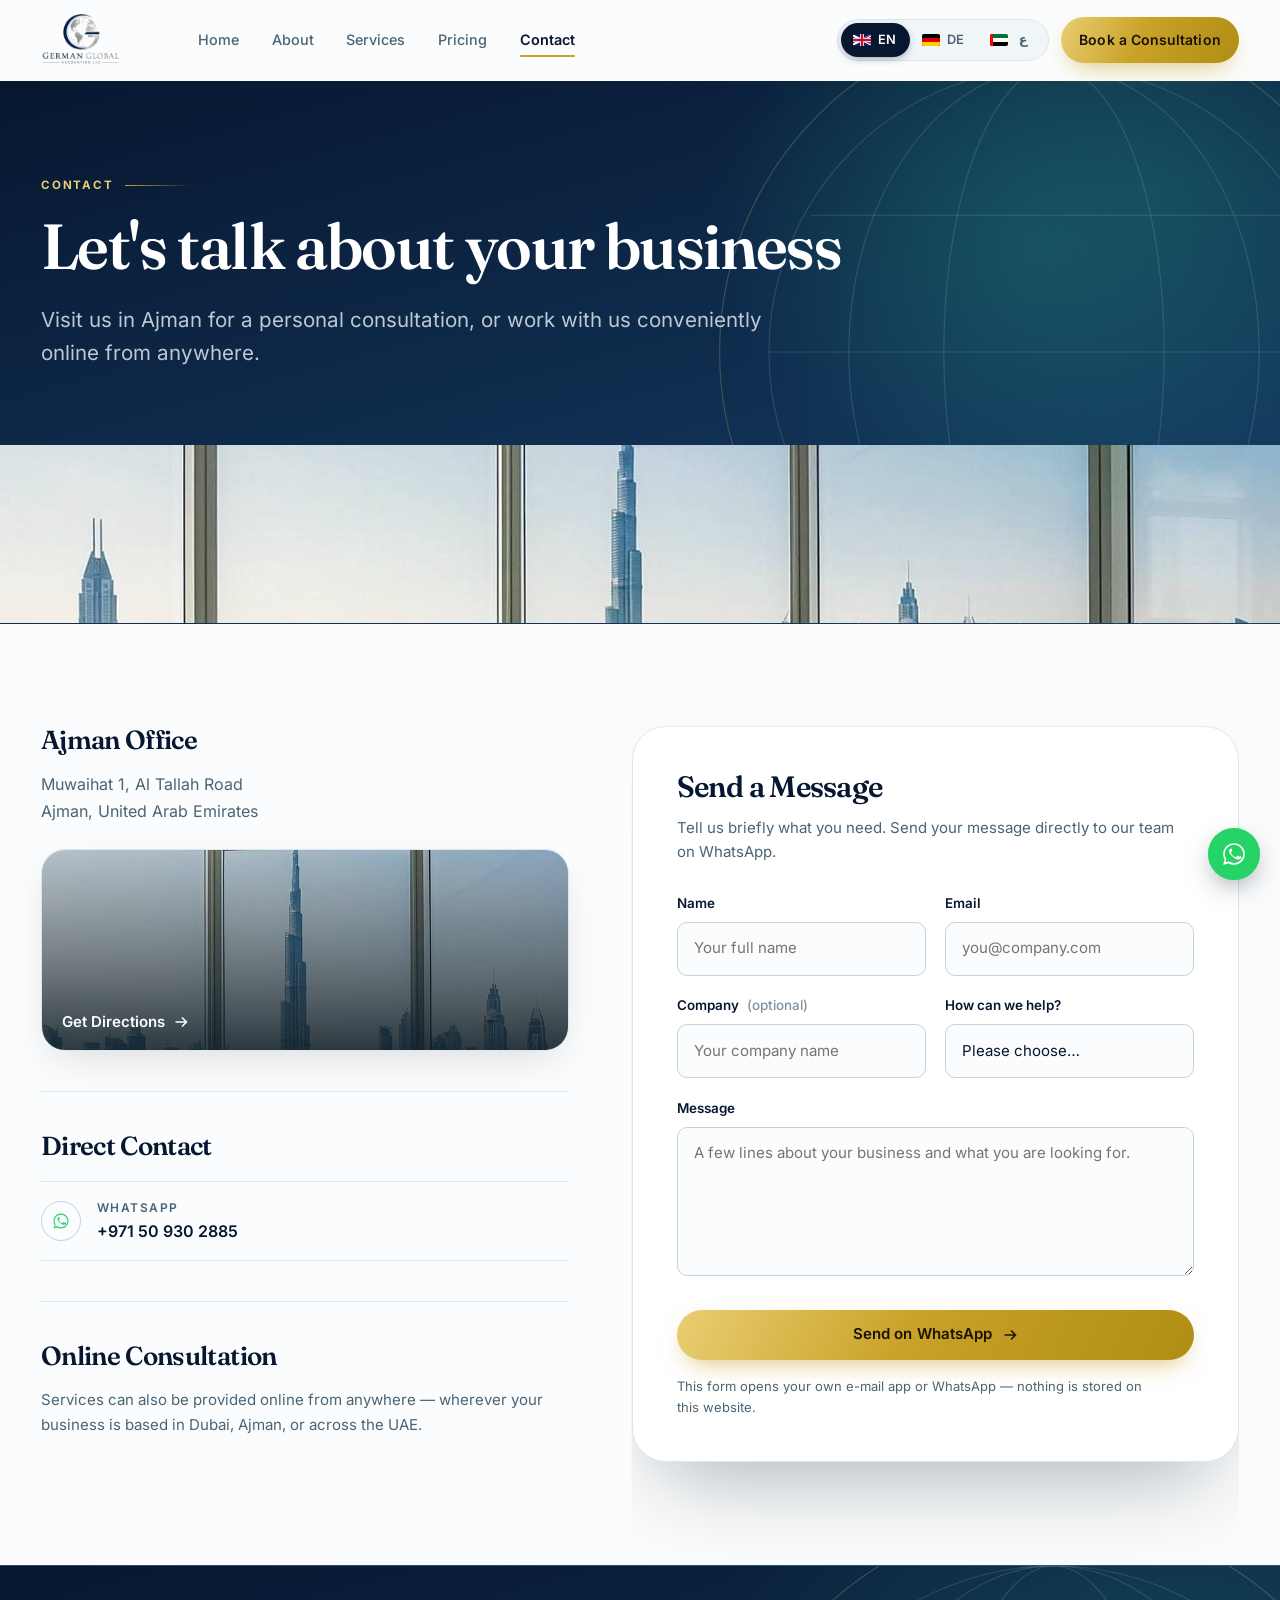
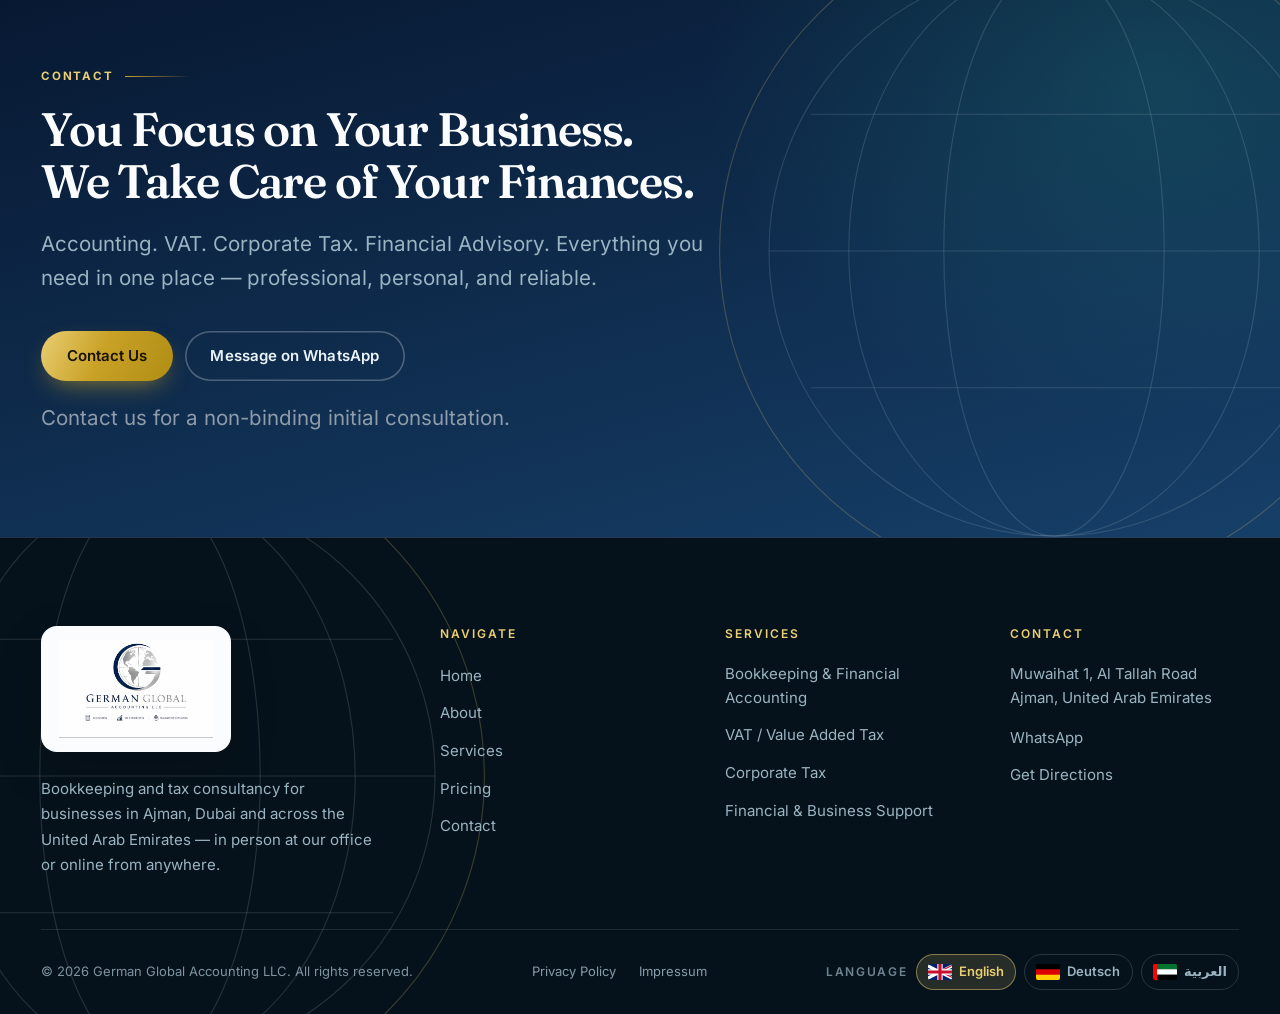
<file: contact.html>
<!DOCTYPE html>
<html lang="en" dir="ltr" data-title-key="meta_title_contact" data-desc-key="meta_desc_contact">
<head>
<meta charset="UTF-8">
<meta name="viewport" content="width=device-width, initial-scale=1">
<title>German Global Accounting LLC</title>
<meta name="description" content="Bookkeeping, VAT and Corporate Tax support for businesses in Ajman, Dubai and across the UAE.">
<meta name="theme-color" content="#0A1A26">
<link rel="icon" href="assets/img/favicon.png" type="image/png">
<link rel="preload" href="assets/fonts/Inter-normal-latin.woff2" as="font" type="font/woff2" crossorigin>
<link rel="preconnect" href="https://fonts.googleapis.com">
<link rel="preconnect" href="https://fonts.gstatic.com" crossorigin>
<link rel="stylesheet" href="https://fonts.googleapis.com/css2?family=Fraunces:ital,opsz,wght@0,9..144,500;0,9..144,600;0,9..144,700;1,9..144,500;1,9..144,600&display=swap" media="print" onload="this.media='all'">
<noscript><link rel="stylesheet" href="https://fonts.googleapis.com/css2?family=Fraunces:ital,opsz,wght@0,9..144,500;0,9..144,600;0,9..144,700;1,9..144,500;1,9..144,600&display=swap"></noscript>
<script>document.documentElement.classList.add("js")</script>
<link rel="stylesheet" href="assets/styles.css">
</head>
<body>
<a class="skip-link" href="#main" data-i18n="skip_link">Skip to content</a>
<div class="site-shell">

<svg style="position:absolute;width:0;height:0;overflow:hidden" aria-hidden="true" focusable="false">
  <defs>
    <!-- United Kingdom -->
    <symbol id="flag-en" viewBox="0 0 60 30" preserveAspectRatio="xMidYMid slice">
      <clipPath id="uk-a"><path d="M0 0v30h60V0z"/></clipPath>
      <clipPath id="uk-b"><path d="M30 15h30v15zv15H30zH0V15zV0h30z"/></clipPath>
      <g clip-path="url(#uk-a)">
        <path d="M0 0v30h60V0z" fill="#012169"/>
        <path d="M0 0 60 30M60 0 0 30" stroke="#fff" stroke-width="6"/>
        <path d="M0 0 60 30M60 0 0 30" clip-path="url(#uk-b)" stroke="#C8102E" stroke-width="4"/>
        <path d="M30 0v30M0 15h60" stroke="#fff" stroke-width="10"/>
        <path d="M30 0v30M0 15h60" stroke="#C8102E" stroke-width="6"/>
      </g>
    </symbol>
    <!-- Germany -->
    <symbol id="flag-de" viewBox="0 0 5 3" preserveAspectRatio="xMidYMid slice">
      <path d="M0 0h5v3H0z" fill="#000"/>
      <path d="M0 1h5v2H0z" fill="#D00"/>
      <path d="M0 2h5v1H0z" fill="#FFCE00"/>
    </symbol>
    <!-- United Arab Emirates -->
    <symbol id="flag-ar" viewBox="0 0 12 6" preserveAspectRatio="xMidYMid slice">
      <path d="M0 0h12v2H0z" fill="#00732F"/>
      <path d="M0 2h12v2H0z" fill="#fff"/>
      <path d="M0 4h12v2H0z" fill="#000"/>
      <path d="M0 0h3v6H0z" fill="#FF0000"/>
    </symbol>
  </defs>
</svg>
<header class="site-header" id="siteHeader">
  <div class="nav-wrap container">
    <a href="./" class="brand" aria-label="German Global Accounting LLC">
      <img src="assets/img/logo-mark.png" alt="German Global Accounting LLC" width="392" height="260">
    </a>

    <nav class="nav-primary" aria-label="Main">
      <ul>
          <li><a class="nav-link" href="./" data-i18n="nav_home">nav_home</a></li>
          <li><a class="nav-link" href="about" data-i18n="nav_about">nav_about</a></li>
          <li><a class="nav-link" href="services" data-i18n="nav_services">nav_services</a></li>
          <li><a class="nav-link" href="pricing" data-i18n="nav_pricing">nav_pricing</a></li>
          <li><a class="nav-link" href="contact" data-i18n="nav_contact" aria-current="page">nav_contact</a></li>
      </ul>
    </nav>

    <div class="nav-actions">
      <div class="lang" role="group" data-i18n="lang_choose" data-i18n-attr="aria-label">
        <span class="lang-pill" aria-hidden="true"></span>
        <button type="button" class="lang-btn" data-lang="en" aria-current="true" lang="en" aria-label="English">
          <svg class="flag" viewBox="0 0 24 16" preserveAspectRatio="none" aria-hidden="true"><use href="#flag-en" width="24" height="16"/></svg><span class="lang-code">EN</span>
        </button>
        <button type="button" class="lang-btn" data-lang="de" aria-current="false" lang="de" aria-label="Deutsch">
          <svg class="flag" viewBox="0 0 24 16" preserveAspectRatio="none" aria-hidden="true"><use href="#flag-de" width="24" height="16"/></svg><span class="lang-code">DE</span>
        </button>
        <button type="button" class="lang-btn" data-lang="ar" aria-current="false" lang="ar" aria-label="العربية">
          <svg class="flag" viewBox="0 0 24 16" preserveAspectRatio="none" aria-hidden="true"><use href="#flag-ar" width="24" height="16"/></svg><span class="lang-code">ع</span>
        </button>
      </div>

      <a class="btn btn-primary nav-cta-desktop" data-wa="consult" href="https://wa.me/971509302885"
         target="_blank" rel="noopener" data-i18n="nav_cta">Book a Consultation</a>

      <button type="button" class="nav-toggle" id="navToggle" aria-expanded="false" aria-controls="mobileNav"
              data-i18n="nav_menu_open" data-i18n-attr="aria-label">
        <span></span><span></span><span></span>
      </button>
    </div>
  </div>
</header>

<div class="nav-scrim" id="navScrim"></div>

<aside class="mobile-nav" id="mobileNav" aria-hidden="true" aria-label="Menu">
  <div class="mobile-nav-head">
    <img src="assets/img/logo-mark.png" alt="German Global Accounting LLC" width="392" height="260">
    <button type="button" class="nav-toggle" id="navClose" aria-expanded="true"
            data-i18n="nav_menu_close" data-i18n-attr="aria-label">
      <span></span><span></span><span></span>
    </button>
  </div>
  <div class="mobile-nav-body">
    <ul class="mobile-nav-links">
      <li><a href="./"><span class="index-num">01</span><span data-i18n="nav_home">nav_home</span></a></li>
      <li><a href="about"><span class="index-num">02</span><span data-i18n="nav_about">nav_about</span></a></li>
      <li><a href="services"><span class="index-num">03</span><span data-i18n="nav_services">nav_services</span></a></li>
      <li><a href="pricing"><span class="index-num">04</span><span data-i18n="nav_pricing">nav_pricing</span></a></li>
      <li><a href="contact" aria-current="page"><span class="index-num">05</span><span data-i18n="nav_contact">nav_contact</span></a></li>
    </ul>

    <div>
      <p class="mobile-lang-label" data-i18n="lang_label">Language</p>
      <div class="mobile-lang">
        <button type="button" data-lang="en" aria-current="true" lang="en"><svg class="flag" viewBox="0 0 24 16" preserveAspectRatio="none" aria-hidden="true"><use href="#flag-en" width="24" height="16"/></svg><span>English</span></button>
        <button type="button" data-lang="de" aria-current="false" lang="de"><svg class="flag" viewBox="0 0 24 16" preserveAspectRatio="none" aria-hidden="true"><use href="#flag-de" width="24" height="16"/></svg><span>Deutsch</span></button>
        <button type="button" data-lang="ar" aria-current="false" lang="ar"><svg class="flag" viewBox="0 0 24 16" preserveAspectRatio="none" aria-hidden="true"><use href="#flag-ar" width="24" height="16"/></svg><span>العربية</span></button>
      </div>
    </div>

    <div class="mobile-nav-foot">
      <a class="btn btn-primary" data-wa="consult" href="https://wa.me/971509302885" target="_blank" rel="noopener" data-i18n="nav_cta">Book a Consultation</a>
      <a class="btn btn-outline" href="contact" data-i18n="nav_contact">Contact</a>
    </div>
  </div>
</aside>

<main id="main">

  <section class="page-head section--navy">
    <svg class="meridian" viewBox="0 0 400 400" aria-hidden="true" focusable="false"><circle cx="200" cy="200" r="150"/><ellipse cx="200" cy="200" rx="58" ry="150"/><ellipse cx="200" cy="200" rx="108" ry="150"/><line x1="50" y1="200" x2="350" y2="200"/><line x1="72" y1="128" x2="328" y2="128"/><line x1="72" y1="272" x2="328" y2="272"/><circle class="m-gold" cx="200" cy="200" r="176"/></svg>
    <div class="container">
      <div class="page-head-inner">
        <p class="eyebrow" data-i18n="contact_eyebrow">Contact</p>
        <h1 data-i18n="contact_h1">Let's talk about your business</h1>
        <p data-i18n="contact_intro">Visit us in Ajman, or work with us online from anywhere.</p>
      </div>
    </div>
    <div class="page-head-band">
      <img src="assets/img/skyline-band.jpg" alt="" width="1800" height="400" loading="lazy" decoding="async">
    </div>
  </section>

  <section class="section">
    <div class="container">
      <div class="contact-grid">

        <!-- Column 1: office, online, direct contact -->
        <div>
          <div class="info-block">
            <h2 data-i18n="contact_office_h2">Ajman Office</h2>
            <address data-i18n="contact_address">Muwaihat 1, Al Tallah Road<br>Ajman, United Arab Emirates</address>
            <a class="map-link" href="https://maps.app.goo.gl/wHXvxcAbBTNFSUDJ6" target="_blank" rel="noopener">
              <img src="assets/img/skyline-band.jpg" alt="" width="1800" height="400" loading="lazy" decoding="async">
              <span class="map-label"><span data-i18n="contact_directions">Get Directions</span><svg class="arw" width="16" height="16" viewBox="0 0 16 16" fill="none" stroke="currentColor" stroke-width="1.6" aria-hidden="true"><path d="M2.5 8h11M9 3.5 13.5 8 9 12.5"/></svg></span>
            </a>
          </div>

          <div class="info-block">
            <h2 data-i18n="contact_direct_h2">Direct Contact</h2>
            <ul class="contact-rows">
              <li><a class="contact-row" data-wa="consult" href="https://wa.me/971509302885" target="_blank" rel="noopener">
                <span class="ico" style="color:#25D366"><svg width="18" height="18" viewBox="0 0 24 24" fill="currentColor" aria-hidden="true"><path d="M17.5 14.4c-.3-.1-1.7-.8-2-.9-.3-.1-.5-.1-.7.1-.2.3-.7.9-.9 1.1-.2.2-.3.2-.6.1-.3-.1-1.3-.5-2.4-1.5-.9-.8-1.5-1.8-1.7-2.1-.2-.3 0-.5.1-.6.1-.1.3-.3.4-.5.1-.2.2-.3.3-.5.1-.2 0-.4 0-.5C10.8 9.2 10.3 8 10.1 7.5c-.2-.5-.4-.4-.6-.4h-.5c-.2 0-.5.1-.7.3-.2.3-.9.9-.9 2.1s1 2.5 1.1 2.6c.1.2 2 3 4.8 4.2.7.3 1.2.5 1.6.6.7.2 1.3.2 1.8.1.5-.1 1.7-.7 1.9-1.4.2-.7.2-1.2.2-1.3-.1-.1-.3-.2-.6-.3z"/><path d="M12 2C6.5 2 2 6.5 2 12c0 1.9.5 3.6 1.4 5.1L2 22l5.1-1.3c1.4.8 3.1 1.2 4.9 1.2 5.5 0 10-4.5 10-10S17.5 2 12 2zm0 18.2c-1.6 0-3.1-.4-4.4-1.2l-.3-.2-3.3.9.9-3.2-.2-.3C3.9 14.6 3.5 13.3 3.5 12 3.5 7.3 7.3 3.5 12 3.5S20.5 7.3 20.5 12 16.7 20.2 12 20.2z"/></svg></span>
                <span><span class="k" data-i18n="label_whatsapp">WhatsApp</span><span class="v ltr">+971 50 930 2885</span></span>
              </a></li>
            </ul>
          </div>

          <div class="info-block">
            <h2 data-i18n="contact_online_h2">Online Consultation</h2>
            <p data-i18n="contact_online_p">Services can also be provided online from anywhere.</p>
          </div>
        </div>

        <!-- Column 2: message form -->
        <div class="form-card reveal">
          <h2 data-i18n="contact_form_h2">Send a Message</h2>
          <p class="lead" data-i18n="contact_form_intro">Tell us briefly what you need.</p>

          <form id="contactForm" novalidate>
            <div class="form-grid">
              <div class="form-row-2">
                <div class="field">
                  <label for="f-name"><span data-i18n="form_name">Name</span></label>
                  <input type="text" id="f-name" name="name" autocomplete="name"
                         data-i18n="form_name_ph" data-i18n-attr="placeholder">
                  <p class="field-error" data-i18n="form_err_name">Please enter your name.</p>
                </div>
                <div class="field">
                  <label for="f-email"><span data-i18n="form_email">Email</span></label>
                  <input type="email" id="f-email" name="email" autocomplete="email" dir="ltr"
                         data-i18n="form_email_ph" data-i18n-attr="placeholder">
                  <p class="field-error" data-i18n="form_err_email">Please enter a valid e-mail address.</p>
                </div>
              </div>

              <div class="form-row-2">
                <div class="field">
                  <label for="f-company">
                    <span data-i18n="form_company">Company</span>
                    <span class="opt">(<span data-i18n="form_company_optional">optional</span>)</span>
                  </label>
                  <input type="text" id="f-company" name="company" autocomplete="organization"
                         data-i18n="form_company_ph" data-i18n-attr="placeholder">
                </div>
                <div class="field">
                  <label for="f-topic"><span data-i18n="form_topic">How can we help?</span></label>
                  <select id="f-topic" name="topic">
                    <option value="" data-i18n="form_topic_choose">Please choose…</option>
              <option value="book" data-i18n="form_topic_book">form_topic_book</option>
              <option value="vat" data-i18n="form_topic_vat">form_topic_vat</option>
              <option value="ctax" data-i18n="form_topic_ctax">form_topic_ctax</option>
              <option value="support" data-i18n="form_topic_support">form_topic_support</option>
              <option value="other" data-i18n="form_topic_other">form_topic_other</option>
                  </select>
                </div>
              </div>

              <div class="field">
                <label for="f-message"><span data-i18n="form_message">Message</span></label>
                <textarea id="f-message" name="message" rows="5"
                          data-i18n="form_message_ph" data-i18n-attr="placeholder"></textarea>
                <p class="field-error" data-i18n="form_err_message">Please add a short message.</p>
              </div>

              <div class="form-actions">
                <button type="button" class="btn btn-primary" id="sendWhatsApp">
                  <span data-i18n="form_send_wa">Send on WhatsApp</span><svg class="arw" width="16" height="16" viewBox="0 0 16 16" fill="none" stroke="currentColor" stroke-width="1.6" aria-hidden="true"><path d="M2.5 8h11M9 3.5 13.5 8 9 12.5"/></svg>
                </button>
              </div>
            </div>
          </form>

          <p class="form-status" id="formStatus" role="status" aria-live="polite"></p>
          <p class="form-note" data-i18n="form_note">This form prepares your message for WhatsApp.</p>
        </div>

      </div>
    </div>
  </section>

  <section class="section section--navy cta-band">
    <svg class="meridian" viewBox="0 0 400 400" aria-hidden="true" focusable="false"><circle cx="200" cy="200" r="150"/><ellipse cx="200" cy="200" rx="58" ry="150"/><ellipse cx="200" cy="200" rx="108" ry="150"/><line x1="50" y1="200" x2="350" y2="200"/><line x1="72" y1="128" x2="328" y2="128"/><line x1="72" y1="272" x2="328" y2="272"/><circle class="m-gold" cx="200" cy="200" r="176"/></svg>
    <div class="container">
      <div class="cta-inner">
        <p class="eyebrow" data-i18n="contact_eyebrow">Contact</p>
        <h2 data-i18n="cta_heading">You Focus on Your Business. We Take Care of Your Finances.</h2>
        <p data-i18n="cta_sub">Everything you need in one place.</p>
        <div class="btn-group">
          <a class="btn btn-primary" href="contact" data-i18n="cta_button">Contact Us</a>
          <a class="btn btn-on-navy" data-wa="consult" href="https://wa.me/971509302885" target="_blank" rel="noopener" data-i18n="cta_button_wa">Message on WhatsApp</a>
        </div>
        <p class="cta-note" data-i18n="cta_note">Contact us for a non-binding initial consultation.</p>
      </div>
    </div>
  </section>

</main>

<footer class="site-footer">
  <svg class="meridian meridian--start" viewBox="0 0 400 400" aria-hidden="true" focusable="false"><circle cx="200" cy="200" r="150"/><ellipse cx="200" cy="200" rx="58" ry="150"/><ellipse cx="200" cy="200" rx="108" ry="150"/><line x1="50" y1="200" x2="350" y2="200"/><line x1="72" y1="128" x2="328" y2="128"/><line x1="72" y1="272" x2="328" y2="272"/><circle class="m-gold" cx="200" cy="200" r="176"/></svg>
  <div class="container footer-top">
    <div class="footer-grid">
      <div class="footer-brand">
        <img src="assets/img/logo-plate.png" alt="German Global Accounting LLC" width="591" height="372">
        <p class="footer-tagline" data-i18n="footer_tagline">Bookkeeping and tax consultancy.</p>
      </div>

      <div class="footer-col">
        <h3 data-i18n="footer_nav_label">Navigate</h3>
        <ul>
          <li><a href="./" data-i18n="nav_home">nav_home</a></li>
          <li><a href="about" data-i18n="nav_about">nav_about</a></li>
          <li><a href="services" data-i18n="nav_services">nav_services</a></li>
          <li><a href="pricing" data-i18n="nav_pricing">nav_pricing</a></li>
          <li><a href="contact" data-i18n="nav_contact">nav_contact</a></li>
        </ul>
      </div>

      <div class="footer-col">
        <h3 data-i18n="footer_services_label">Services</h3>
        <ul>
          <li><a href="services#bookkeeping" data-i18n="service1_title">service1_title</a></li>
          <li><a href="services#vat" data-i18n="service2_title">service2_title</a></li>
          <li><a href="services#corporate-tax" data-i18n="service3_title">service3_title</a></li>
          <li><a href="services#business-support" data-i18n="service4_title">service4_title</a></li>
        </ul>
      </div>

      <div class="footer-col">
        <h3 data-i18n="footer_contact_label">Contact</h3>
        <address data-i18n="contact_address">Muwaihat 1, Al Tallah Road<br>Ajman, United Arab Emirates</address>
        <ul>
          <li><a data-wa="consult" href="https://wa.me/971509302885" target="_blank" rel="noopener">WhatsApp</a></li>
          <li><a href="https://maps.app.goo.gl/wHXvxcAbBTNFSUDJ6" target="_blank" rel="noopener" data-i18n="footer_directions">Get Directions</a></li>
        </ul>
      </div>
    </div>
  </div>

  <div class="container">
    <div class="footer-bottom">
      <p>© <span data-year>2026</span> German Global Accounting LLC. <span data-i18n="footer_rights">All rights reserved.</span></p>
      <div class="footer-legal">
        <a href="privacy" data-i18n="footer_privacy">Privacy Policy</a>
        <a href="impressum" data-i18n="footer_impressum">Impressum</a>
      </div>
      <div class="footer-lang">
        <span class="lbl" data-i18n="footer_lang_label">Language</span>
        <button type="button" data-lang="en" aria-current="true" lang="en"><svg class="flag" viewBox="0 0 24 16" preserveAspectRatio="none" aria-hidden="true"><use href="#flag-en" width="24" height="16"/></svg><span>English</span></button>
        <button type="button" data-lang="de" aria-current="false" lang="de"><svg class="flag" viewBox="0 0 24 16" preserveAspectRatio="none" aria-hidden="true"><use href="#flag-de" width="24" height="16"/></svg><span>Deutsch</span></button>
        <button type="button" data-lang="ar" aria-current="false" lang="ar"><svg class="flag" viewBox="0 0 24 16" preserveAspectRatio="none" aria-hidden="true"><use href="#flag-ar" width="24" height="16"/></svg><span>العربية</span></button>
      </div>
    </div>
  </div>
</footer>

<button type="button" class="to-top" id="toTop" data-i18n="to_top" data-i18n-attr="aria-label" aria-label="Back to top">
  <svg viewBox="0 0 44 44" aria-hidden="true" focusable="false">
    <circle class="tt-track" cx="22" cy="22" r="19"/>
    <circle class="tt-fill" cx="22" cy="22" r="19" pathLength="100"/>
    <path class="tt-arrow" d="M22 28V16M16.5 21.5 22 16l5.5 5.5"/>
  </svg>
</button>

<a class="wa-float" data-wa="consult" href="https://wa.me/971509302885" target="_blank" rel="noopener"
   data-i18n="wa_label" data-i18n-attr="aria-label"><svg viewBox="0 0 24 24" fill="currentColor" aria-hidden="true"><path d="M17.5 14.4c-.3-.1-1.7-.8-2-.9-.3-.1-.5-.1-.7.1-.2.3-.7.9-.9 1.1-.2.2-.3.2-.6.1-.3-.1-1.3-.5-2.4-1.5-.9-.8-1.5-1.8-1.7-2.1-.2-.3 0-.5.1-.6.1-.1.3-.3.4-.5.1-.2.2-.3.3-.5.1-.2 0-.4 0-.5C10.8 9.2 10.3 8 10.1 7.5c-.2-.5-.4-.4-.6-.4h-.5c-.2 0-.5.1-.7.3-.2.3-.9.9-.9 2.1s1 2.5 1.1 2.6c.1.2 2 3 4.8 4.2.7.3 1.2.5 1.6.6.7.2 1.3.2 1.8.1.5-.1 1.7-.7 1.9-1.4.2-.7.2-1.2.2-1.3-.1-.1-.3-.2-.6-.3z"/><path d="M12 2C6.5 2 2 6.5 2 12c0 1.9.5 3.6 1.4 5.1L2 22l5.1-1.3c1.4.8 3.1 1.2 4.9 1.2 5.5 0 10-4.5 10-10S17.5 2 12 2zm0 18.2c-1.6 0-3.1-.4-4.4-1.2l-.3-.2-3.3.9.9-3.2-.2-.3C3.9 14.6 3.5 13.3 3.5 12 3.5 7.3 7.3 3.5 12 3.5S20.5 7.3 20.5 12 16.7 20.2 12 20.2z"/></svg></a>

<script src="assets/i18n.js" defer></script>
<script src="assets/site.js" defer></script>
</div><!-- /.site-shell -->
</body>
</html>
</file>
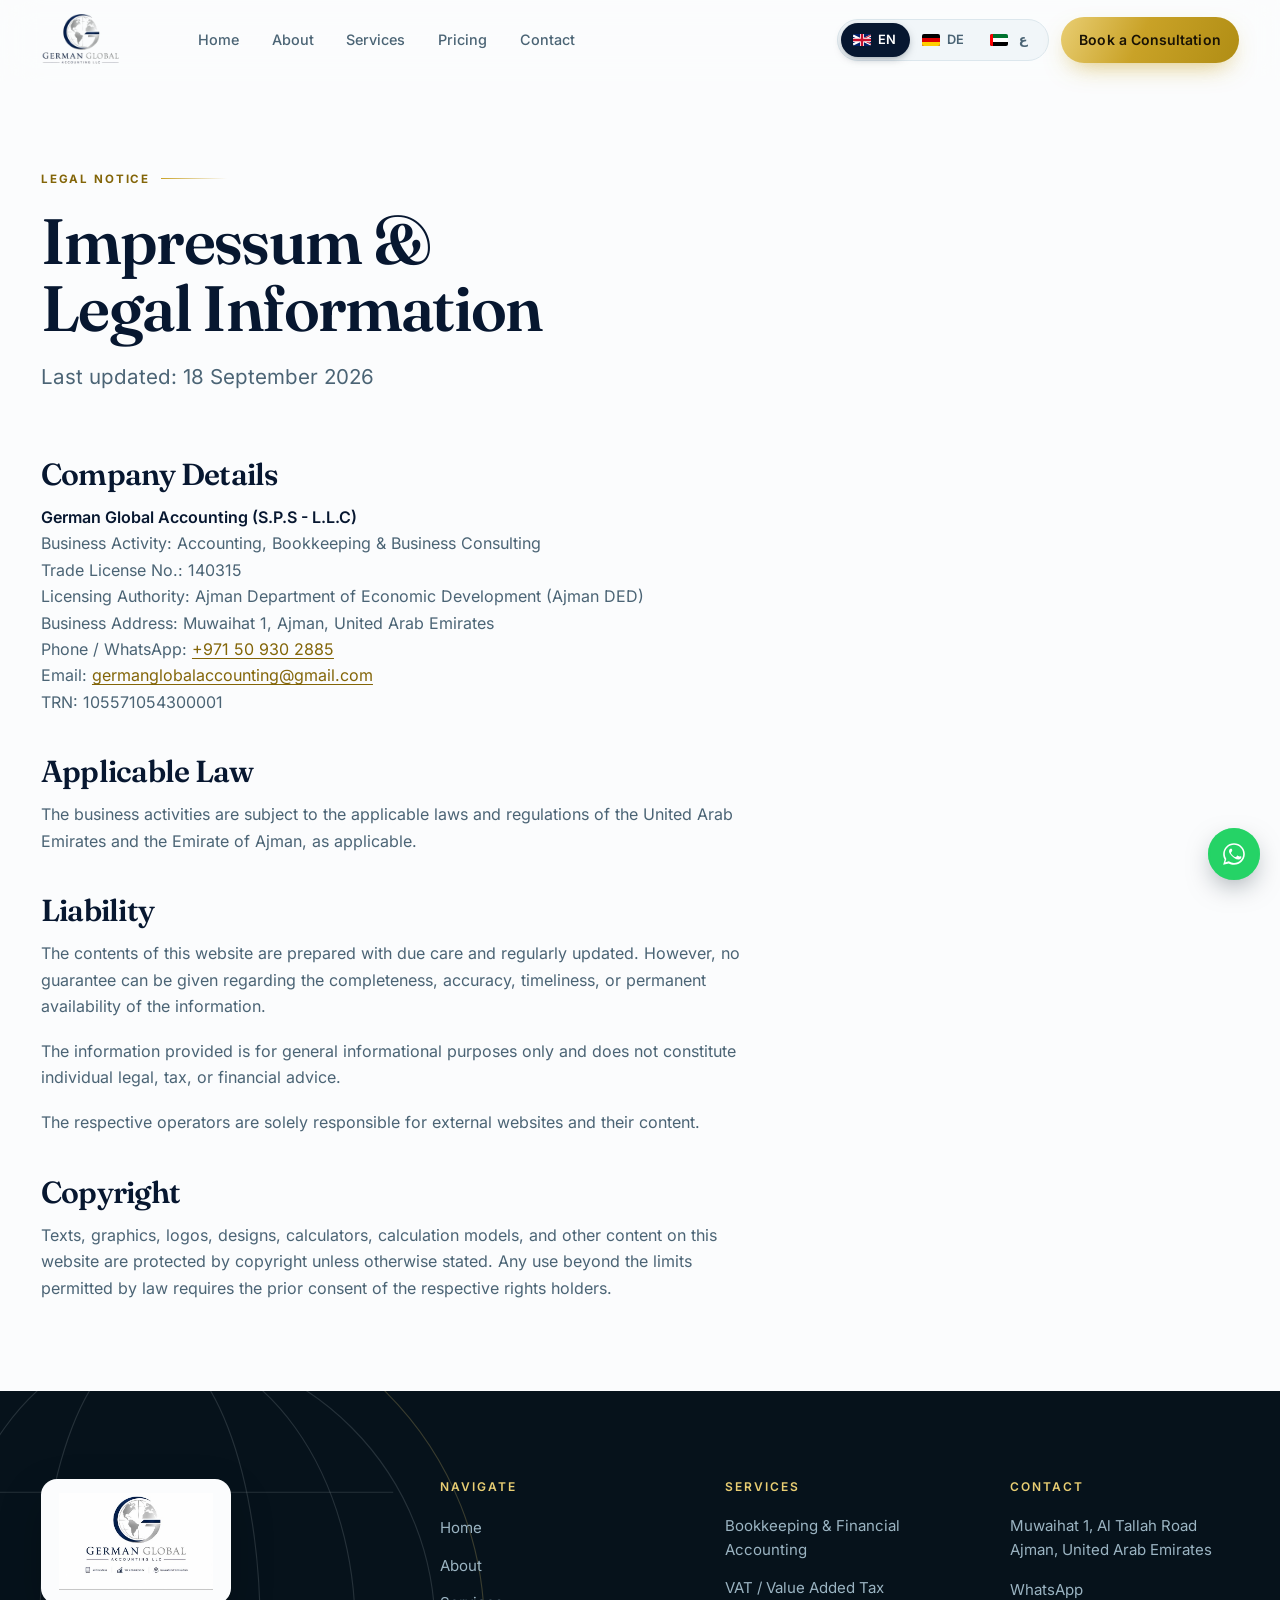
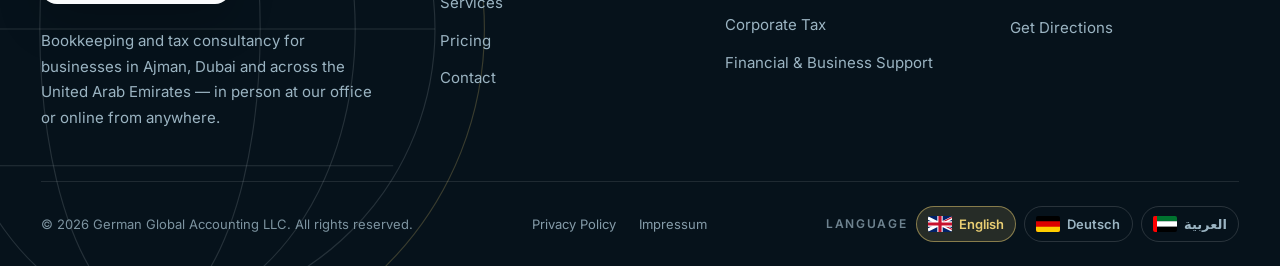
<file: impressum.html>
<!DOCTYPE html>
<html lang="en" dir="ltr" data-title-key="meta_title_impressum" data-desc-key="meta_desc_impressum">
<head>
<meta charset="UTF-8">
<meta name="viewport" content="width=device-width, initial-scale=1">
<title>Impressum | German Global Accounting LLC</title>
<meta name="description" content="Legal notice for German Global Accounting LLC.">
<meta name="theme-color" content="#0A1A26">
<link rel="icon" href="assets/img/favicon.png" type="image/png">
<link rel="preload" href="assets/fonts/Inter-normal-latin.woff2" as="font" type="font/woff2" crossorigin>
<link rel="preconnect" href="https://fonts.googleapis.com">
<link rel="preconnect" href="https://fonts.gstatic.com" crossorigin>
<link rel="stylesheet" href="https://fonts.googleapis.com/css2?family=Fraunces:ital,opsz,wght@0,9..144,500;0,9..144,600;0,9..144,700;1,9..144,500;1,9..144,600&display=swap" media="print" onload="this.media='all'">
<noscript><link rel="stylesheet" href="https://fonts.googleapis.com/css2?family=Fraunces:ital,opsz,wght@0,9..144,500;0,9..144,600;0,9..144,700;1,9..144,500;1,9..144,600&display=swap"></noscript>
<script>document.documentElement.classList.add("js")</script>
<link rel="stylesheet" href="assets/styles.css">
</head>
<body>
<a class="skip-link" href="#main" data-i18n="skip_link">Skip to content</a>
<div class="site-shell">

<svg style="position:absolute;width:0;height:0;overflow:hidden" aria-hidden="true" focusable="false">
  <defs>
    <!-- United Kingdom -->
    <symbol id="flag-en" viewBox="0 0 60 30" preserveAspectRatio="xMidYMid slice">
      <clipPath id="uk-a"><path d="M0 0v30h60V0z"/></clipPath>
      <clipPath id="uk-b"><path d="M30 15h30v15zv15H30zH0V15zV0h30z"/></clipPath>
      <g clip-path="url(#uk-a)">
        <path d="M0 0v30h60V0z" fill="#012169"/>
        <path d="M0 0 60 30M60 0 0 30" stroke="#fff" stroke-width="6"/>
        <path d="M0 0 60 30M60 0 0 30" clip-path="url(#uk-b)" stroke="#C8102E" stroke-width="4"/>
        <path d="M30 0v30M0 15h60" stroke="#fff" stroke-width="10"/>
        <path d="M30 0v30M0 15h60" stroke="#C8102E" stroke-width="6"/>
      </g>
    </symbol>
    <!-- Germany -->
    <symbol id="flag-de" viewBox="0 0 5 3" preserveAspectRatio="xMidYMid slice">
      <path d="M0 0h5v3H0z" fill="#000"/>
      <path d="M0 1h5v2H0z" fill="#D00"/>
      <path d="M0 2h5v1H0z" fill="#FFCE00"/>
    </symbol>
    <!-- United Arab Emirates -->
    <symbol id="flag-ar" viewBox="0 0 12 6" preserveAspectRatio="xMidYMid slice">
      <path d="M0 0h12v2H0z" fill="#00732F"/>
      <path d="M0 2h12v2H0z" fill="#fff"/>
      <path d="M0 4h12v2H0z" fill="#000"/>
      <path d="M0 0h3v6H0z" fill="#FF0000"/>
    </symbol>
  </defs>
</svg>
<header class="site-header" id="siteHeader">
  <div class="nav-wrap container">
    <a href="./" class="brand" aria-label="German Global Accounting LLC">
      <img src="assets/img/logo-mark.png" alt="German Global Accounting LLC" width="392" height="260">
    </a>

    <nav class="nav-primary" aria-label="Main">
      <ul>
          <li><a class="nav-link" href="./" data-i18n="nav_home">nav_home</a></li>
          <li><a class="nav-link" href="about" data-i18n="nav_about">nav_about</a></li>
          <li><a class="nav-link" href="services" data-i18n="nav_services">nav_services</a></li>
          <li><a class="nav-link" href="pricing" data-i18n="nav_pricing">nav_pricing</a></li>
          <li><a class="nav-link" href="contact" data-i18n="nav_contact">nav_contact</a></li>
      </ul>
    </nav>

    <div class="nav-actions">
      <div class="lang" role="group" data-i18n="lang_choose" data-i18n-attr="aria-label">
        <span class="lang-pill" aria-hidden="true"></span>
        <button type="button" class="lang-btn" data-lang="en" aria-current="true" lang="en" aria-label="English">
          <svg class="flag" viewBox="0 0 24 16" preserveAspectRatio="none" aria-hidden="true"><use href="#flag-en" width="24" height="16"/></svg><span class="lang-code">EN</span>
        </button>
        <button type="button" class="lang-btn" data-lang="de" aria-current="false" lang="de" aria-label="Deutsch">
          <svg class="flag" viewBox="0 0 24 16" preserveAspectRatio="none" aria-hidden="true"><use href="#flag-de" width="24" height="16"/></svg><span class="lang-code">DE</span>
        </button>
        <button type="button" class="lang-btn" data-lang="ar" aria-current="false" lang="ar" aria-label="العربية">
          <svg class="flag" viewBox="0 0 24 16" preserveAspectRatio="none" aria-hidden="true"><use href="#flag-ar" width="24" height="16"/></svg><span class="lang-code">ع</span>
        </button>
      </div>

      <a class="btn btn-primary nav-cta-desktop" data-wa="consult" href="https://wa.me/971509302885"
         target="_blank" rel="noopener" data-i18n="nav_cta">Book a Consultation</a>

      <button type="button" class="nav-toggle" id="navToggle" aria-expanded="false" aria-controls="mobileNav"
              data-i18n="nav_menu_open" data-i18n-attr="aria-label">
        <span></span><span></span><span></span>
      </button>
    </div>
  </div>
</header>

<div class="nav-scrim" id="navScrim"></div>

<aside class="mobile-nav" id="mobileNav" aria-hidden="true" aria-label="Menu">
  <div class="mobile-nav-head">
    <img src="assets/img/logo-mark.png" alt="German Global Accounting LLC" width="392" height="260">
    <button type="button" class="nav-toggle" id="navClose" aria-expanded="true"
            data-i18n="nav_menu_close" data-i18n-attr="aria-label">
      <span></span><span></span><span></span>
    </button>
  </div>
  <div class="mobile-nav-body">
    <ul class="mobile-nav-links">
      <li><a href="./"><span class="index-num">01</span><span data-i18n="nav_home">nav_home</span></a></li>
      <li><a href="about"><span class="index-num">02</span><span data-i18n="nav_about">nav_about</span></a></li>
      <li><a href="services"><span class="index-num">03</span><span data-i18n="nav_services">nav_services</span></a></li>
      <li><a href="pricing"><span class="index-num">04</span><span data-i18n="nav_pricing">nav_pricing</span></a></li>
      <li><a href="contact"><span class="index-num">05</span><span data-i18n="nav_contact">nav_contact</span></a></li>
    </ul>

    <div>
      <p class="mobile-lang-label" data-i18n="lang_label">Language</p>
      <div class="mobile-lang">
        <button type="button" data-lang="en" aria-current="true" lang="en"><svg class="flag" viewBox="0 0 24 16" preserveAspectRatio="none" aria-hidden="true"><use href="#flag-en" width="24" height="16"/></svg><span>English</span></button>
        <button type="button" data-lang="de" aria-current="false" lang="de"><svg class="flag" viewBox="0 0 24 16" preserveAspectRatio="none" aria-hidden="true"><use href="#flag-de" width="24" height="16"/></svg><span>Deutsch</span></button>
        <button type="button" data-lang="ar" aria-current="false" lang="ar"><svg class="flag" viewBox="0 0 24 16" preserveAspectRatio="none" aria-hidden="true"><use href="#flag-ar" width="24" height="16"/></svg><span>العربية</span></button>
      </div>
    </div>

    <div class="mobile-nav-foot">
      <a class="btn btn-primary" data-wa="consult" href="https://wa.me/971509302885" target="_blank" rel="noopener" data-i18n="nav_cta">Book a Consultation</a>
      <a class="btn btn-outline" href="contact" data-i18n="nav_contact">Contact</a>
    </div>
  </div>
</aside>

<main id="main" lang="en">
  <section class="section page-legal">
    <div class="container">
      <div class="section-head">
        <p class="eyebrow" data-i18n="impressum_eyebrow">Legal Notice</p>
        <h1 data-i18n="impressum_h1">Impressum &amp; Legal Information</h1>
        <p data-i18n="impressum_updated">Last updated: 18 September 2026</p>
      </div>
      <div class="prose legal-copy">
        <h2 data-i18n="impressum_h2_company">Company Details</h2>
        <p data-i18n="impressum_company_body"><strong>German Global Accounting (S.P.S - L.L.C)</strong><br>Business Activity: Accounting, Bookkeeping &amp; Business Consulting<br>Trade License No.: 140315<br>Licensing Authority: Ajman Department of Economic Development (Ajman DED)<br>Business Address: Muwaihat 1, Ajman, United Arab Emirates<br>Phone / WhatsApp: <a href="https://wa.me/971509302885" target="_blank" rel="noopener">+971 50 930 2885</a><br>Email: germanglobalaccounting@gmail.com<br>TRN: 105571054300001</p>

        <h2 data-i18n="impressum_h2_law">Applicable Law</h2>
        <p data-i18n="impressum_law_body">The business activities are subject to the applicable laws and regulations of the United Arab Emirates and the Emirate of Ajman, as applicable.</p>

        <h2 data-i18n="impressum_h2_liability">Liability</h2>
        <p data-i18n="impressum_liability_body1">The contents of this website are prepared with due care and regularly updated. However, no guarantee can be given regarding the completeness, accuracy, timeliness, or permanent availability of the information.</p>
        <p data-i18n="impressum_liability_body2">The information provided is for general informational purposes only and does not constitute individual legal, tax, or financial advice.</p>
        <p data-i18n="impressum_liability_body3">The respective operators are solely responsible for external websites and their content.</p>

        <h2 data-i18n="impressum_h2_copyright">Copyright</h2>
        <p data-i18n="impressum_copyright_body">Texts, graphics, logos, designs, calculators, calculation models, and other content on this website are protected by copyright unless otherwise stated. Any use beyond the limits permitted by law requires the prior consent of the respective rights holders.</p>
      </div>
    </div>
  </section>
</main>

<footer class="site-footer">
  <svg class="meridian meridian--start" viewBox="0 0 400 400" aria-hidden="true" focusable="false"><circle cx="200" cy="200" r="150"/><ellipse cx="200" cy="200" rx="58" ry="150"/><ellipse cx="200" cy="200" rx="108" ry="150"/><line x1="50" y1="200" x2="350" y2="200"/><line x1="72" y1="128" x2="328" y2="128"/><line x1="72" y1="272" x2="328" y2="272"/><circle class="m-gold" cx="200" cy="200" r="176"/></svg>
  <div class="container footer-top">
    <div class="footer-grid">
      <div class="footer-brand">
        <img src="assets/img/logo-plate.png" alt="German Global Accounting LLC" width="591" height="372">
        <p class="footer-tagline" data-i18n="footer_tagline">Bookkeeping and tax consultancy.</p>
      </div>

      <div class="footer-col">
        <h3 data-i18n="footer_nav_label">Navigate</h3>
        <ul>
          <li><a href="./" data-i18n="nav_home">nav_home</a></li>
          <li><a href="about" data-i18n="nav_about">nav_about</a></li>
          <li><a href="services" data-i18n="nav_services">nav_services</a></li>
          <li><a href="pricing" data-i18n="nav_pricing">nav_pricing</a></li>
          <li><a href="contact" data-i18n="nav_contact">nav_contact</a></li>
        </ul>
      </div>

      <div class="footer-col">
        <h3 data-i18n="footer_services_label">Services</h3>
        <ul>
          <li><a href="services#bookkeeping" data-i18n="service1_title">service1_title</a></li>
          <li><a href="services#vat" data-i18n="service2_title">service2_title</a></li>
          <li><a href="services#corporate-tax" data-i18n="service3_title">service3_title</a></li>
          <li><a href="services#business-support" data-i18n="service4_title">service4_title</a></li>
        </ul>
      </div>

      <div class="footer-col">
        <h3 data-i18n="footer_contact_label">Contact</h3>
        <address data-i18n="contact_address">Muwaihat 1, Al Tallah Road<br>Ajman, United Arab Emirates</address>
        <ul>
          <li><a data-wa="consult" href="https://wa.me/971509302885" target="_blank" rel="noopener">WhatsApp</a></li>
          <li><a href="https://maps.app.goo.gl/wHXvxcAbBTNFSUDJ6" target="_blank" rel="noopener" data-i18n="footer_directions">Get Directions</a></li>
        </ul>
      </div>
    </div>
  </div>

  <div class="container">
    <div class="footer-bottom">
      <p>© <span data-year>2026</span> German Global Accounting LLC. <span data-i18n="footer_rights">All rights reserved.</span></p>
      <div class="footer-legal">
        <a href="privacy" data-i18n="footer_privacy">Privacy Policy</a>
        <a href="impressum" data-i18n="footer_impressum">Impressum</a>
      </div>
      <div class="footer-lang">
        <span class="lbl" data-i18n="footer_lang_label">Language</span>
        <button type="button" data-lang="en" aria-current="true" lang="en"><svg class="flag" viewBox="0 0 24 16" preserveAspectRatio="none" aria-hidden="true"><use href="#flag-en" width="24" height="16"/></svg><span>English</span></button>
        <button type="button" data-lang="de" aria-current="false" lang="de"><svg class="flag" viewBox="0 0 24 16" preserveAspectRatio="none" aria-hidden="true"><use href="#flag-de" width="24" height="16"/></svg><span>Deutsch</span></button>
        <button type="button" data-lang="ar" aria-current="false" lang="ar"><svg class="flag" viewBox="0 0 24 16" preserveAspectRatio="none" aria-hidden="true"><use href="#flag-ar" width="24" height="16"/></svg><span>العربية</span></button>
      </div>
    </div>
  </div>
</footer>

<button type="button" class="to-top" id="toTop" data-i18n="to_top" data-i18n-attr="aria-label" aria-label="Back to top">
  <svg viewBox="0 0 44 44" aria-hidden="true" focusable="false">
    <circle class="tt-track" cx="22" cy="22" r="19"/>
    <circle class="tt-fill" cx="22" cy="22" r="19" pathLength="100"/>
    <path class="tt-arrow" d="M22 28V16M16.5 21.5 22 16l5.5 5.5"/>
  </svg>
</button>

<a class="wa-float" data-wa="consult" href="https://wa.me/971509302885" target="_blank" rel="noopener"
   data-i18n="wa_label" data-i18n-attr="aria-label"><svg viewBox="0 0 24 24" fill="currentColor" aria-hidden="true"><path d="M17.5 14.4c-.3-.1-1.7-.8-2-.9-.3-.1-.5-.1-.7.1-.2.3-.7.9-.9 1.1-.2.2-.3.2-.6.1-.3-.1-1.3-.5-2.4-1.5-.9-.8-1.5-1.8-1.7-2.1-.2-.3 0-.5.1-.6.1-.1.3-.3.4-.5.1-.2.2-.3.3-.5.1-.2 0-.4 0-.5C10.8 9.2 10.3 8 10.1 7.5c-.2-.5-.4-.4-.6-.4h-.5c-.2 0-.5.1-.7.3-.2.3-.9.9-.9 2.1s1 2.5 1.1 2.6c.1.2 2 3 4.8 4.2.7.3 1.2.5 1.6.6.7.2 1.3.2 1.8.1.5-.1 1.7-.7 1.9-1.4.2-.7.2-1.2.2-1.3-.1-.1-.3-.2-.6-.3z"/><path d="M12 2C6.5 2 2 6.5 2 12c0 1.9.5 3.6 1.4 5.1L2 22l5.1-1.3c1.4.8 3.1 1.2 4.9 1.2 5.5 0 10-4.5 10-10S17.5 2 12 2zm0 18.2c-1.6 0-3.1-.4-4.4-1.2l-.3-.2-3.3.9.9-3.2-.2-.3C3.9 14.6 3.5 13.3 3.5 12 3.5 7.3 7.3 3.5 12 3.5S20.5 7.3 20.5 12 16.7 20.2 12 20.2z"/></svg></a>

<script src="assets/i18n.js" defer></script>
<script src="assets/site.js" defer></script>
</div><!-- /.site-shell -->
</body>
</html>
</file>
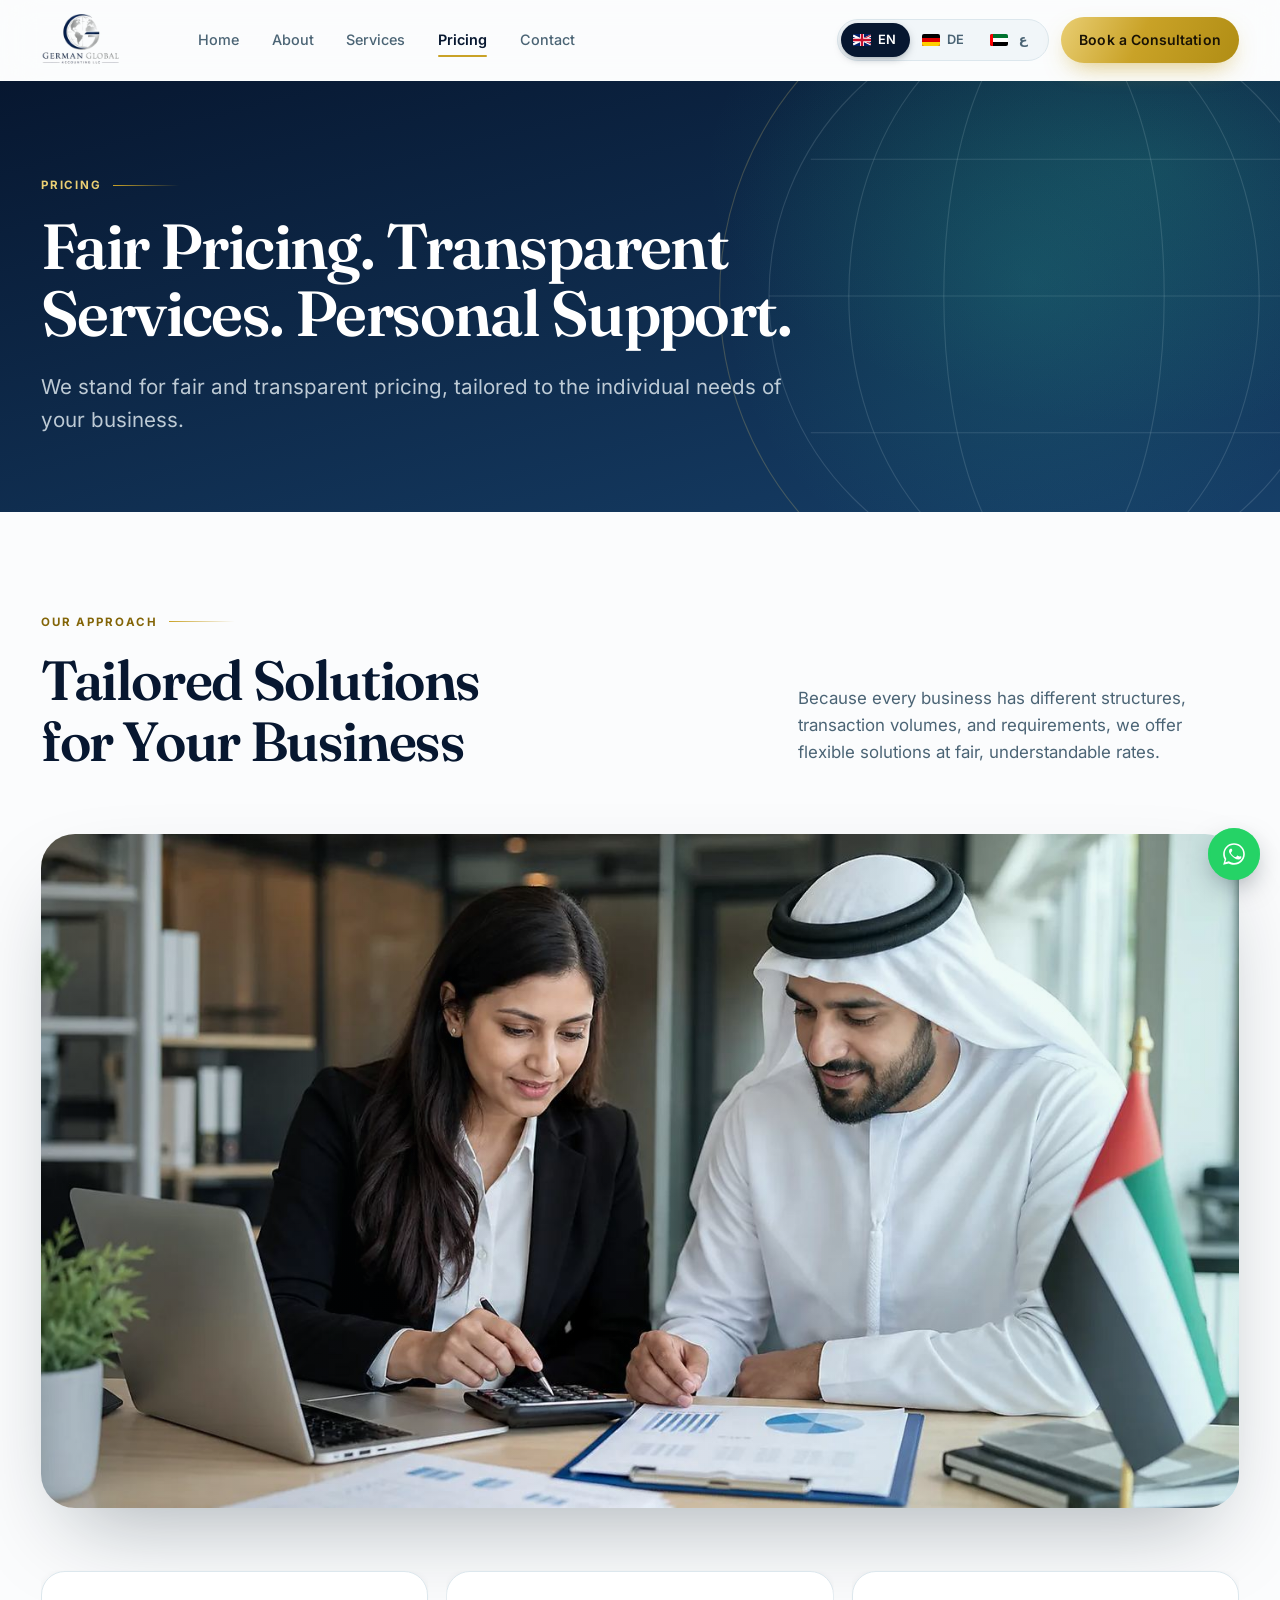
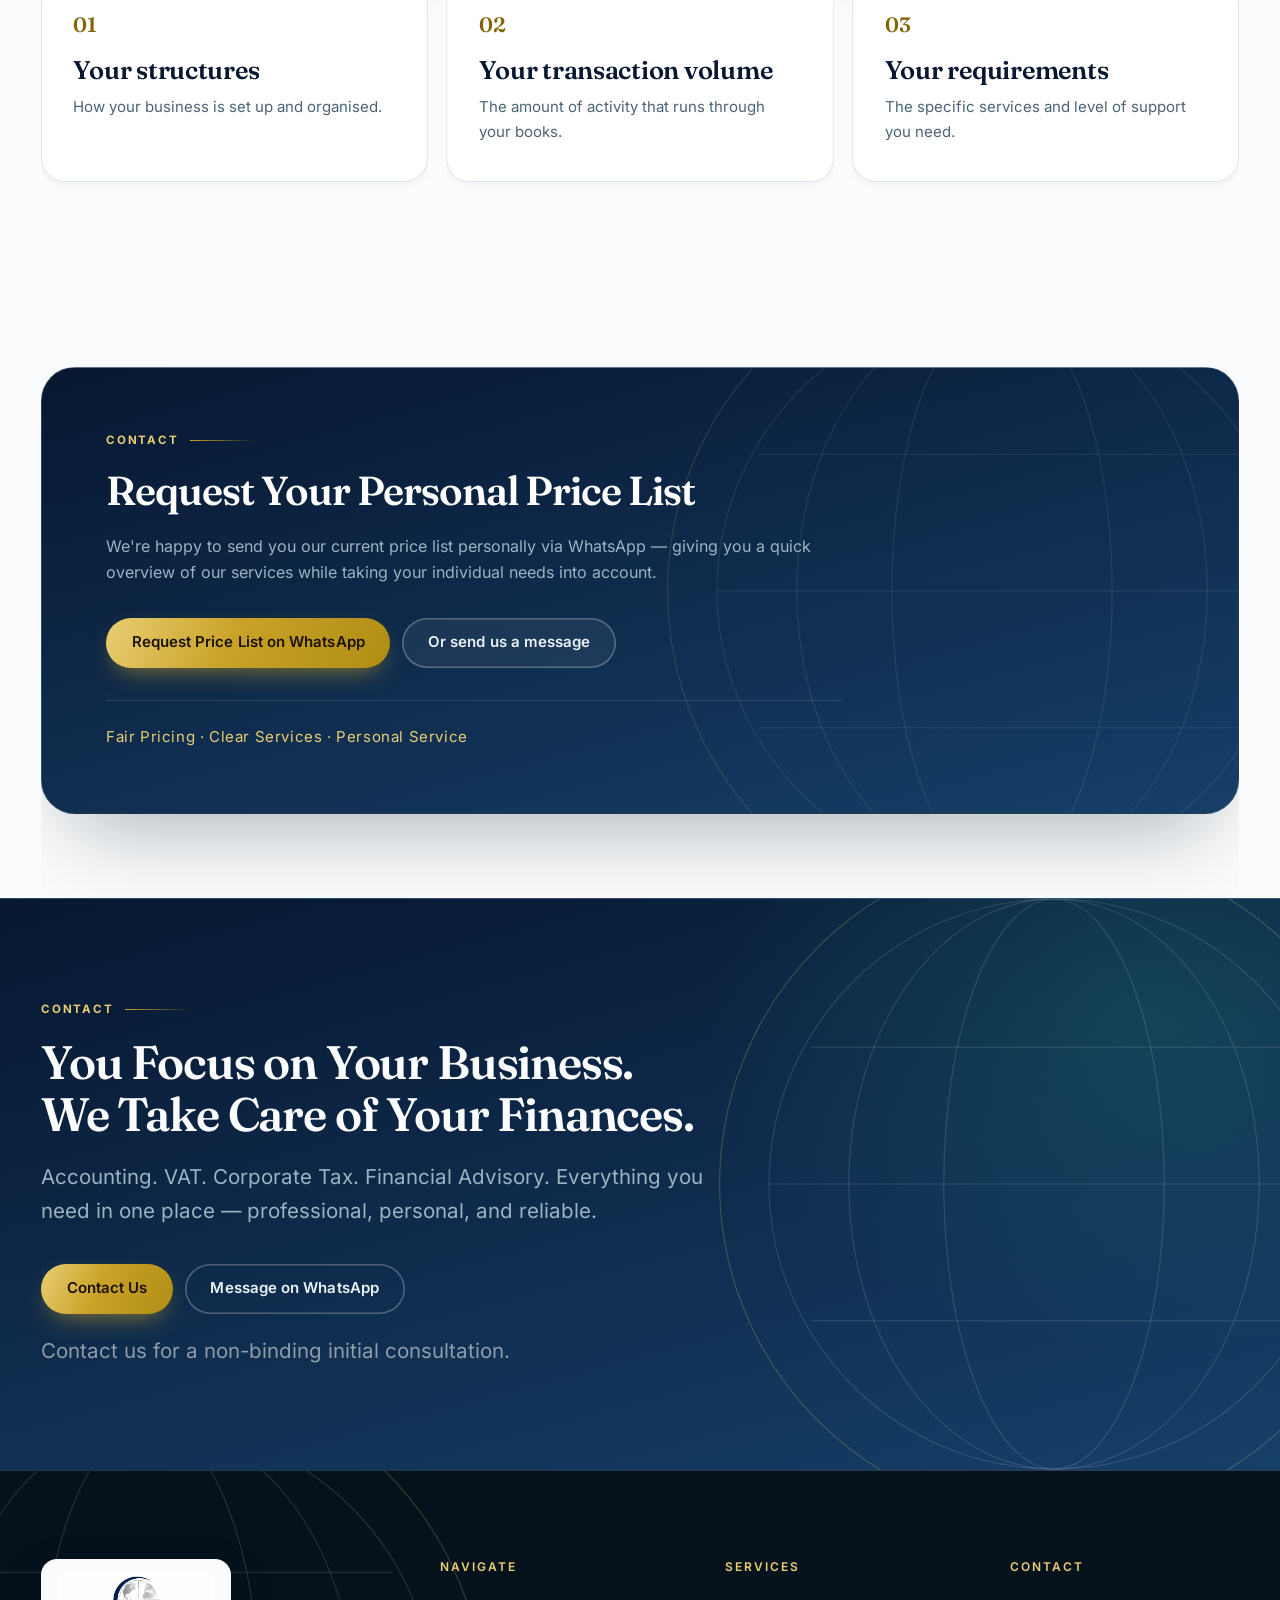
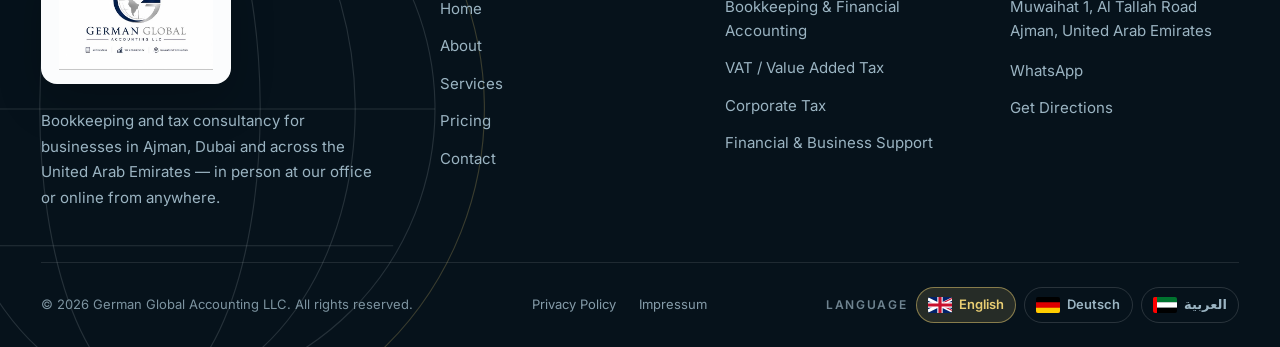
<file: pricing.html>
<!DOCTYPE html>
<html lang="en" dir="ltr" data-title-key="meta_title_pricing" data-desc-key="meta_desc_pricing">
<head>
<meta charset="UTF-8">
<meta name="viewport" content="width=device-width, initial-scale=1">
<title>German Global Accounting LLC</title>
<meta name="description" content="Bookkeeping, VAT and Corporate Tax support for businesses in Ajman, Dubai and across the UAE.">
<meta name="theme-color" content="#0A1A26">
<link rel="icon" href="assets/img/favicon.png" type="image/png">
<link rel="preload" href="assets/fonts/Inter-normal-latin.woff2" as="font" type="font/woff2" crossorigin>
<link rel="preconnect" href="https://fonts.googleapis.com">
<link rel="preconnect" href="https://fonts.gstatic.com" crossorigin>
<link rel="stylesheet" href="https://fonts.googleapis.com/css2?family=Fraunces:ital,opsz,wght@0,9..144,500;0,9..144,600;0,9..144,700;1,9..144,500;1,9..144,600&display=swap" media="print" onload="this.media='all'">
<noscript><link rel="stylesheet" href="https://fonts.googleapis.com/css2?family=Fraunces:ital,opsz,wght@0,9..144,500;0,9..144,600;0,9..144,700;1,9..144,500;1,9..144,600&display=swap"></noscript>
<script>document.documentElement.classList.add("js")</script>
<link rel="stylesheet" href="assets/styles.css">
</head>
<body>
<a class="skip-link" href="#main" data-i18n="skip_link">Skip to content</a>
<div class="site-shell">

<svg style="position:absolute;width:0;height:0;overflow:hidden" aria-hidden="true" focusable="false">
  <defs>
    <!-- United Kingdom -->
    <symbol id="flag-en" viewBox="0 0 60 30" preserveAspectRatio="xMidYMid slice">
      <clipPath id="uk-a"><path d="M0 0v30h60V0z"/></clipPath>
      <clipPath id="uk-b"><path d="M30 15h30v15zv15H30zH0V15zV0h30z"/></clipPath>
      <g clip-path="url(#uk-a)">
        <path d="M0 0v30h60V0z" fill="#012169"/>
        <path d="M0 0 60 30M60 0 0 30" stroke="#fff" stroke-width="6"/>
        <path d="M0 0 60 30M60 0 0 30" clip-path="url(#uk-b)" stroke="#C8102E" stroke-width="4"/>
        <path d="M30 0v30M0 15h60" stroke="#fff" stroke-width="10"/>
        <path d="M30 0v30M0 15h60" stroke="#C8102E" stroke-width="6"/>
      </g>
    </symbol>
    <!-- Germany -->
    <symbol id="flag-de" viewBox="0 0 5 3" preserveAspectRatio="xMidYMid slice">
      <path d="M0 0h5v3H0z" fill="#000"/>
      <path d="M0 1h5v2H0z" fill="#D00"/>
      <path d="M0 2h5v1H0z" fill="#FFCE00"/>
    </symbol>
    <!-- United Arab Emirates -->
    <symbol id="flag-ar" viewBox="0 0 12 6" preserveAspectRatio="xMidYMid slice">
      <path d="M0 0h12v2H0z" fill="#00732F"/>
      <path d="M0 2h12v2H0z" fill="#fff"/>
      <path d="M0 4h12v2H0z" fill="#000"/>
      <path d="M0 0h3v6H0z" fill="#FF0000"/>
    </symbol>
  </defs>
</svg>
<header class="site-header" id="siteHeader">
  <div class="nav-wrap container">
    <a href="./" class="brand" aria-label="German Global Accounting LLC">
      <img src="assets/img/logo-mark.png" alt="German Global Accounting LLC" width="392" height="260">
    </a>

    <nav class="nav-primary" aria-label="Main">
      <ul>
          <li><a class="nav-link" href="./" data-i18n="nav_home">nav_home</a></li>
          <li><a class="nav-link" href="about" data-i18n="nav_about">nav_about</a></li>
          <li><a class="nav-link" href="services" data-i18n="nav_services">nav_services</a></li>
          <li><a class="nav-link" href="pricing" data-i18n="nav_pricing" aria-current="page">nav_pricing</a></li>
          <li><a class="nav-link" href="contact" data-i18n="nav_contact">nav_contact</a></li>
      </ul>
    </nav>

    <div class="nav-actions">
      <div class="lang" role="group" data-i18n="lang_choose" data-i18n-attr="aria-label">
        <span class="lang-pill" aria-hidden="true"></span>
        <button type="button" class="lang-btn" data-lang="en" aria-current="true" lang="en" aria-label="English">
          <svg class="flag" viewBox="0 0 24 16" preserveAspectRatio="none" aria-hidden="true"><use href="#flag-en" width="24" height="16"/></svg><span class="lang-code">EN</span>
        </button>
        <button type="button" class="lang-btn" data-lang="de" aria-current="false" lang="de" aria-label="Deutsch">
          <svg class="flag" viewBox="0 0 24 16" preserveAspectRatio="none" aria-hidden="true"><use href="#flag-de" width="24" height="16"/></svg><span class="lang-code">DE</span>
        </button>
        <button type="button" class="lang-btn" data-lang="ar" aria-current="false" lang="ar" aria-label="العربية">
          <svg class="flag" viewBox="0 0 24 16" preserveAspectRatio="none" aria-hidden="true"><use href="#flag-ar" width="24" height="16"/></svg><span class="lang-code">ع</span>
        </button>
      </div>

      <a class="btn btn-primary nav-cta-desktop" data-wa="consult" href="https://wa.me/971509302885"
         target="_blank" rel="noopener" data-i18n="nav_cta">Book a Consultation</a>

      <button type="button" class="nav-toggle" id="navToggle" aria-expanded="false" aria-controls="mobileNav"
              data-i18n="nav_menu_open" data-i18n-attr="aria-label">
        <span></span><span></span><span></span>
      </button>
    </div>
  </div>
</header>

<div class="nav-scrim" id="navScrim"></div>

<aside class="mobile-nav" id="mobileNav" aria-hidden="true" aria-label="Menu">
  <div class="mobile-nav-head">
    <img src="assets/img/logo-mark.png" alt="German Global Accounting LLC" width="392" height="260">
    <button type="button" class="nav-toggle" id="navClose" aria-expanded="true"
            data-i18n="nav_menu_close" data-i18n-attr="aria-label">
      <span></span><span></span><span></span>
    </button>
  </div>
  <div class="mobile-nav-body">
    <ul class="mobile-nav-links">
      <li><a href="./"><span class="index-num">01</span><span data-i18n="nav_home">nav_home</span></a></li>
      <li><a href="about"><span class="index-num">02</span><span data-i18n="nav_about">nav_about</span></a></li>
      <li><a href="services"><span class="index-num">03</span><span data-i18n="nav_services">nav_services</span></a></li>
      <li><a href="pricing" aria-current="page"><span class="index-num">04</span><span data-i18n="nav_pricing">nav_pricing</span></a></li>
      <li><a href="contact"><span class="index-num">05</span><span data-i18n="nav_contact">nav_contact</span></a></li>
    </ul>

    <div>
      <p class="mobile-lang-label" data-i18n="lang_label">Language</p>
      <div class="mobile-lang">
        <button type="button" data-lang="en" aria-current="true" lang="en"><svg class="flag" viewBox="0 0 24 16" preserveAspectRatio="none" aria-hidden="true"><use href="#flag-en" width="24" height="16"/></svg><span>English</span></button>
        <button type="button" data-lang="de" aria-current="false" lang="de"><svg class="flag" viewBox="0 0 24 16" preserveAspectRatio="none" aria-hidden="true"><use href="#flag-de" width="24" height="16"/></svg><span>Deutsch</span></button>
        <button type="button" data-lang="ar" aria-current="false" lang="ar"><svg class="flag" viewBox="0 0 24 16" preserveAspectRatio="none" aria-hidden="true"><use href="#flag-ar" width="24" height="16"/></svg><span>العربية</span></button>
      </div>
    </div>

    <div class="mobile-nav-foot">
      <a class="btn btn-primary" data-wa="consult" href="https://wa.me/971509302885" target="_blank" rel="noopener" data-i18n="nav_cta">Book a Consultation</a>
      <a class="btn btn-outline" href="contact" data-i18n="nav_contact">Contact</a>
    </div>
  </div>
</aside>

<main id="main">

  <section class="page-head section--navy">
    <svg class="meridian" viewBox="0 0 400 400" aria-hidden="true" focusable="false"><circle cx="200" cy="200" r="150"/><ellipse cx="200" cy="200" rx="58" ry="150"/><ellipse cx="200" cy="200" rx="108" ry="150"/><line x1="50" y1="200" x2="350" y2="200"/><line x1="72" y1="128" x2="328" y2="128"/><line x1="72" y1="272" x2="328" y2="272"/><circle class="m-gold" cx="200" cy="200" r="176"/></svg>
    <div class="container">
      <div class="page-head-inner">
        <p class="eyebrow" data-i18n="pricing_eyebrow">Pricing</p>
        <h1 data-i18n="pricing_h1">Fair Pricing. Transparent Services. Personal Support.</h1>
        <p data-i18n="pricing_intro">Tailored to the individual needs of your business.</p>
      </div>
    </div>
  </section>

  <section class="section">
    <div class="container">
      <div class="section-head section-head--split">
        <div>
          <p class="eyebrow" data-i18n="pricing_tailored_eyebrow">Our approach</p>
          <h2 data-i18n="pricing_tailored_h2">Tailored Solutions for Your Business</h2>
        </div>
        <p data-i18n="pricing_tailored_p">Every business has different structures and requirements.</p>
      </div>

      <figure class="pricing-feature reveal">
        <img src="assets/img/pricing-team-sm.jpg" srcset="assets/img/pricing-team-sm.jpg 760w, assets/img/pricing-team.jpg 1400w" sizes="(min-width: 1320px) 1200px, calc(100vw - 2.5rem)" alt="UAE business consultation" width="1400" height="788" loading="lazy" decoding="async" data-i18n="pricing_image_alt" data-i18n-attr="alt">
      </figure>

      <div class="factor-grid">
        <div class="factor reveal">
          <span class="n">01</span>
          <h3 data-i18n="pricing_factor1_title">pricing_factor1_title</h3>
          <p data-i18n="pricing_factor1_desc">pricing_factor1_desc</p>
        </div>
        <div class="factor reveal">
          <span class="n">02</span>
          <h3 data-i18n="pricing_factor2_title">pricing_factor2_title</h3>
          <p data-i18n="pricing_factor2_desc">pricing_factor2_desc</p>
        </div>
        <div class="factor reveal">
          <span class="n">03</span>
          <h3 data-i18n="pricing_factor3_title">pricing_factor3_title</h3>
          <p data-i18n="pricing_factor3_desc">pricing_factor3_desc</p>
        </div>
      </div>
    </div>
  </section>

  <section class="section section--tight">
    <div class="container">
      <div class="quote-panel reveal">
        <svg class="meridian" viewBox="0 0 400 400" aria-hidden="true" focusable="false"><circle cx="200" cy="200" r="150"/><ellipse cx="200" cy="200" rx="58" ry="150"/><ellipse cx="200" cy="200" rx="108" ry="150"/><line x1="50" y1="200" x2="350" y2="200"/><line x1="72" y1="128" x2="328" y2="128"/><line x1="72" y1="272" x2="328" y2="272"/><circle class="m-gold" cx="200" cy="200" r="176"/></svg>
        <div class="quote-panel-inner">
          <p class="eyebrow" data-i18n="contact_eyebrow">Contact</p>
          <h2 data-i18n="pricing_panel_title">Request Your Personal Price List</h2>
          <p data-i18n="pricing_panel_text">We are happy to send you our current price list.</p>
          <div class="btn-group">
            <a class="btn btn-primary" data-wa="price" href="https://wa.me/971509302885" target="_blank" rel="noopener" data-i18n="pricing_cta_button">Request Price List on WhatsApp</a>
            <a class="btn btn-on-navy" href="contact" data-i18n="pricing_cta_alt">Or send us a message</a>
          </div>
          <p class="pricing-tagline" data-i18n="pricing_tagline">Fair Pricing · Clear Services · Personal Service</p>
        </div>
      </div>
    </div>
  </section>

  <section class="section section--navy cta-band">
    <svg class="meridian" viewBox="0 0 400 400" aria-hidden="true" focusable="false"><circle cx="200" cy="200" r="150"/><ellipse cx="200" cy="200" rx="58" ry="150"/><ellipse cx="200" cy="200" rx="108" ry="150"/><line x1="50" y1="200" x2="350" y2="200"/><line x1="72" y1="128" x2="328" y2="128"/><line x1="72" y1="272" x2="328" y2="272"/><circle class="m-gold" cx="200" cy="200" r="176"/></svg>
    <div class="container">
      <div class="cta-inner">
        <p class="eyebrow" data-i18n="contact_eyebrow">Contact</p>
        <h2 data-i18n="cta_heading">You Focus on Your Business. We Take Care of Your Finances.</h2>
        <p data-i18n="cta_sub">Everything you need in one place.</p>
        <div class="btn-group">
          <a class="btn btn-primary" href="contact" data-i18n="cta_button">Contact Us</a>
          <a class="btn btn-on-navy" data-wa="consult" href="https://wa.me/971509302885" target="_blank" rel="noopener" data-i18n="cta_button_wa">Message on WhatsApp</a>
        </div>
        <p class="cta-note" data-i18n="cta_note">Contact us for a non-binding initial consultation.</p>
      </div>
    </div>
  </section>

</main>

<footer class="site-footer">
  <svg class="meridian meridian--start" viewBox="0 0 400 400" aria-hidden="true" focusable="false"><circle cx="200" cy="200" r="150"/><ellipse cx="200" cy="200" rx="58" ry="150"/><ellipse cx="200" cy="200" rx="108" ry="150"/><line x1="50" y1="200" x2="350" y2="200"/><line x1="72" y1="128" x2="328" y2="128"/><line x1="72" y1="272" x2="328" y2="272"/><circle class="m-gold" cx="200" cy="200" r="176"/></svg>
  <div class="container footer-top">
    <div class="footer-grid">
      <div class="footer-brand">
        <img src="assets/img/logo-plate.png" alt="German Global Accounting LLC" width="591" height="372">
        <p class="footer-tagline" data-i18n="footer_tagline">Bookkeeping and tax consultancy.</p>
      </div>

      <div class="footer-col">
        <h3 data-i18n="footer_nav_label">Navigate</h3>
        <ul>
          <li><a href="./" data-i18n="nav_home">nav_home</a></li>
          <li><a href="about" data-i18n="nav_about">nav_about</a></li>
          <li><a href="services" data-i18n="nav_services">nav_services</a></li>
          <li><a href="pricing" data-i18n="nav_pricing">nav_pricing</a></li>
          <li><a href="contact" data-i18n="nav_contact">nav_contact</a></li>
        </ul>
      </div>

      <div class="footer-col">
        <h3 data-i18n="footer_services_label">Services</h3>
        <ul>
          <li><a href="services#bookkeeping" data-i18n="service1_title">service1_title</a></li>
          <li><a href="services#vat" data-i18n="service2_title">service2_title</a></li>
          <li><a href="services#corporate-tax" data-i18n="service3_title">service3_title</a></li>
          <li><a href="services#business-support" data-i18n="service4_title">service4_title</a></li>
        </ul>
      </div>

      <div class="footer-col">
        <h3 data-i18n="footer_contact_label">Contact</h3>
        <address data-i18n="contact_address">Muwaihat 1, Al Tallah Road<br>Ajman, United Arab Emirates</address>
        <ul>
          <li><a data-wa="consult" href="https://wa.me/971509302885" target="_blank" rel="noopener">WhatsApp</a></li>
          <li><a href="https://maps.app.goo.gl/wHXvxcAbBTNFSUDJ6" target="_blank" rel="noopener" data-i18n="footer_directions">Get Directions</a></li>
        </ul>
      </div>
    </div>
  </div>

  <div class="container">
    <div class="footer-bottom">
      <p>© <span data-year>2026</span> German Global Accounting LLC. <span data-i18n="footer_rights">All rights reserved.</span></p>
      <div class="footer-legal">
        <a href="privacy" data-i18n="footer_privacy">Privacy Policy</a>
        <a href="impressum" data-i18n="footer_impressum">Impressum</a>
      </div>
      <div class="footer-lang">
        <span class="lbl" data-i18n="footer_lang_label">Language</span>
        <button type="button" data-lang="en" aria-current="true" lang="en"><svg class="flag" viewBox="0 0 24 16" preserveAspectRatio="none" aria-hidden="true"><use href="#flag-en" width="24" height="16"/></svg><span>English</span></button>
        <button type="button" data-lang="de" aria-current="false" lang="de"><svg class="flag" viewBox="0 0 24 16" preserveAspectRatio="none" aria-hidden="true"><use href="#flag-de" width="24" height="16"/></svg><span>Deutsch</span></button>
        <button type="button" data-lang="ar" aria-current="false" lang="ar"><svg class="flag" viewBox="0 0 24 16" preserveAspectRatio="none" aria-hidden="true"><use href="#flag-ar" width="24" height="16"/></svg><span>العربية</span></button>
      </div>
    </div>
  </div>
</footer>

<button type="button" class="to-top" id="toTop" data-i18n="to_top" data-i18n-attr="aria-label" aria-label="Back to top">
  <svg viewBox="0 0 44 44" aria-hidden="true" focusable="false">
    <circle class="tt-track" cx="22" cy="22" r="19"/>
    <circle class="tt-fill" cx="22" cy="22" r="19" pathLength="100"/>
    <path class="tt-arrow" d="M22 28V16M16.5 21.5 22 16l5.5 5.5"/>
  </svg>
</button>

<a class="wa-float" data-wa="consult" href="https://wa.me/971509302885" target="_blank" rel="noopener"
   data-i18n="wa_label" data-i18n-attr="aria-label"><svg viewBox="0 0 24 24" fill="currentColor" aria-hidden="true"><path d="M17.5 14.4c-.3-.1-1.7-.8-2-.9-.3-.1-.5-.1-.7.1-.2.3-.7.9-.9 1.1-.2.2-.3.2-.6.1-.3-.1-1.3-.5-2.4-1.5-.9-.8-1.5-1.8-1.7-2.1-.2-.3 0-.5.1-.6.1-.1.3-.3.4-.5.1-.2.2-.3.3-.5.1-.2 0-.4 0-.5C10.8 9.2 10.3 8 10.1 7.5c-.2-.5-.4-.4-.6-.4h-.5c-.2 0-.5.1-.7.3-.2.3-.9.9-.9 2.1s1 2.5 1.1 2.6c.1.2 2 3 4.8 4.2.7.3 1.2.5 1.6.6.7.2 1.3.2 1.8.1.5-.1 1.7-.7 1.9-1.4.2-.7.2-1.2.2-1.3-.1-.1-.3-.2-.6-.3z"/><path d="M12 2C6.5 2 2 6.5 2 12c0 1.9.5 3.6 1.4 5.1L2 22l5.1-1.3c1.4.8 3.1 1.2 4.9 1.2 5.5 0 10-4.5 10-10S17.5 2 12 2zm0 18.2c-1.6 0-3.1-.4-4.4-1.2l-.3-.2-3.3.9.9-3.2-.2-.3C3.9 14.6 3.5 13.3 3.5 12 3.5 7.3 7.3 3.5 12 3.5S20.5 7.3 20.5 12 16.7 20.2 12 20.2z"/></svg></a>

<script src="assets/i18n.js" defer></script>
<script src="assets/site.js" defer></script>
</div><!-- /.site-shell -->
</body>
</html>
</file>
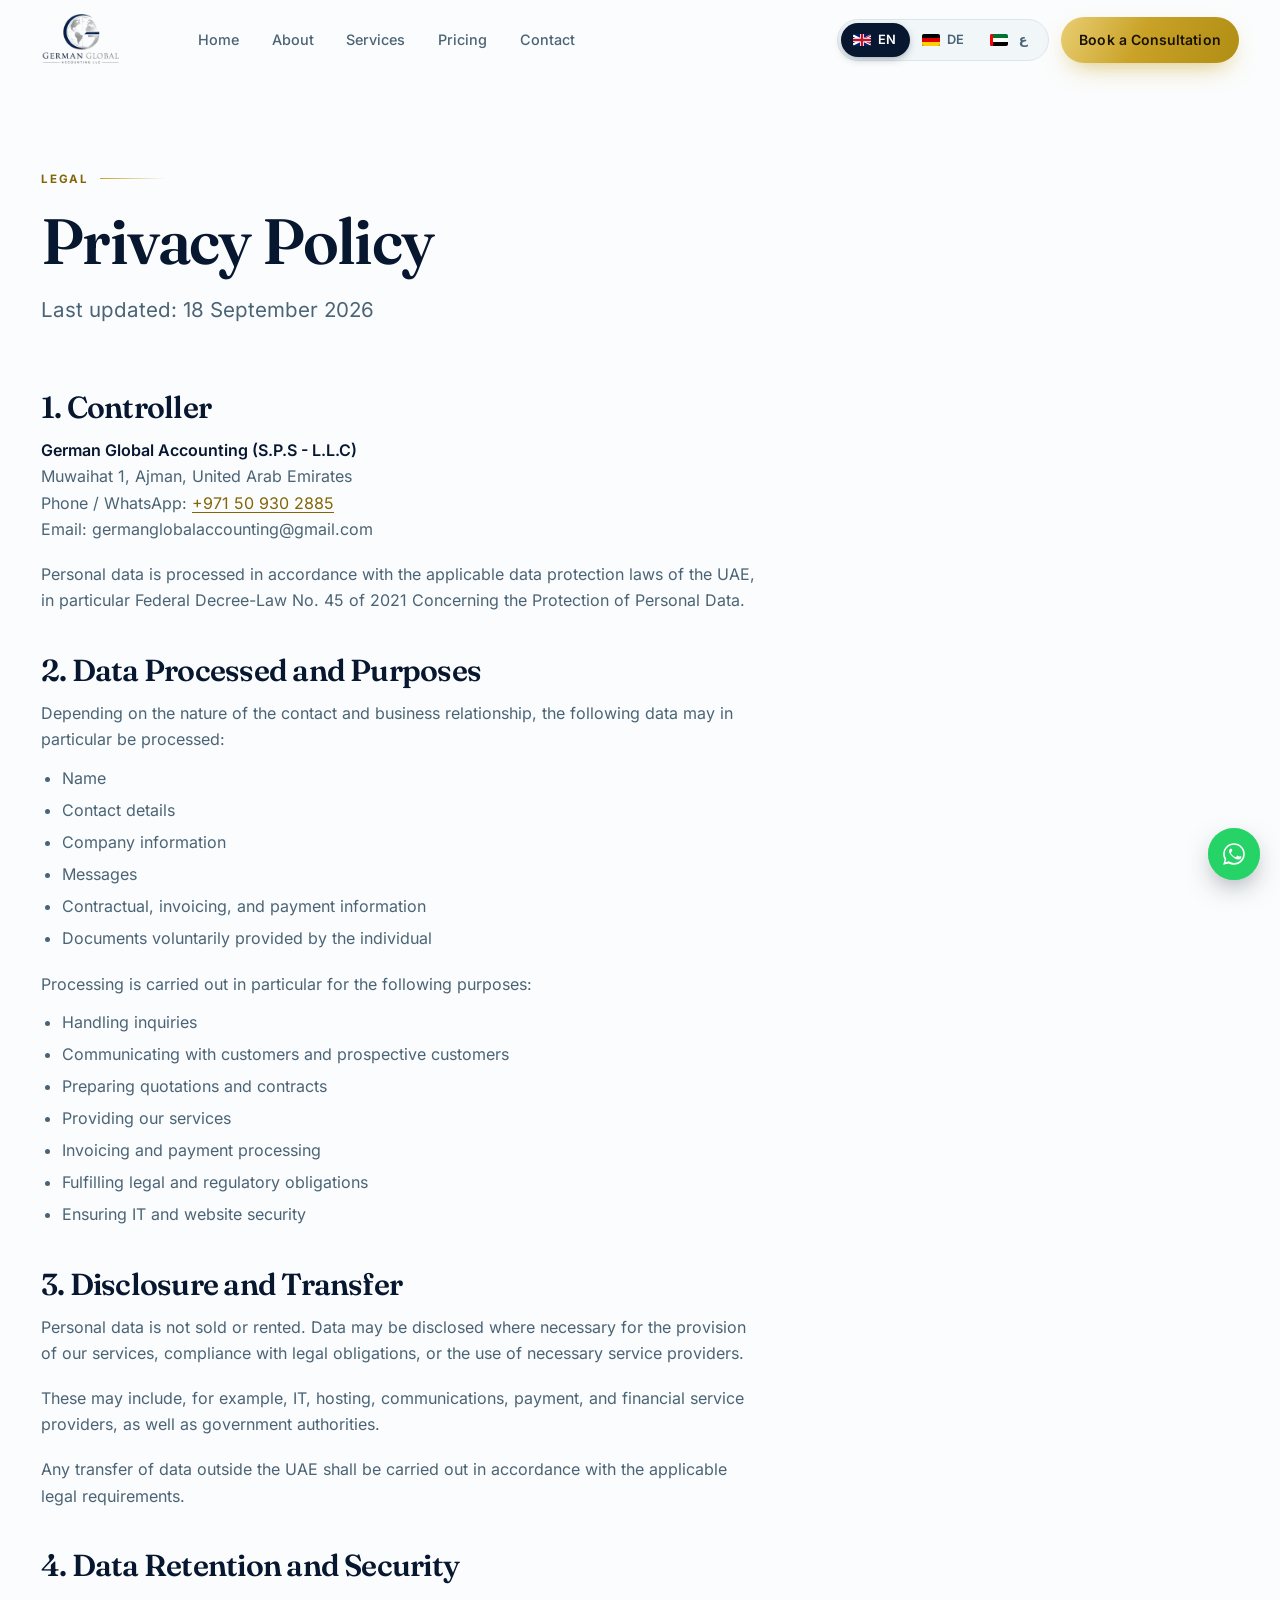
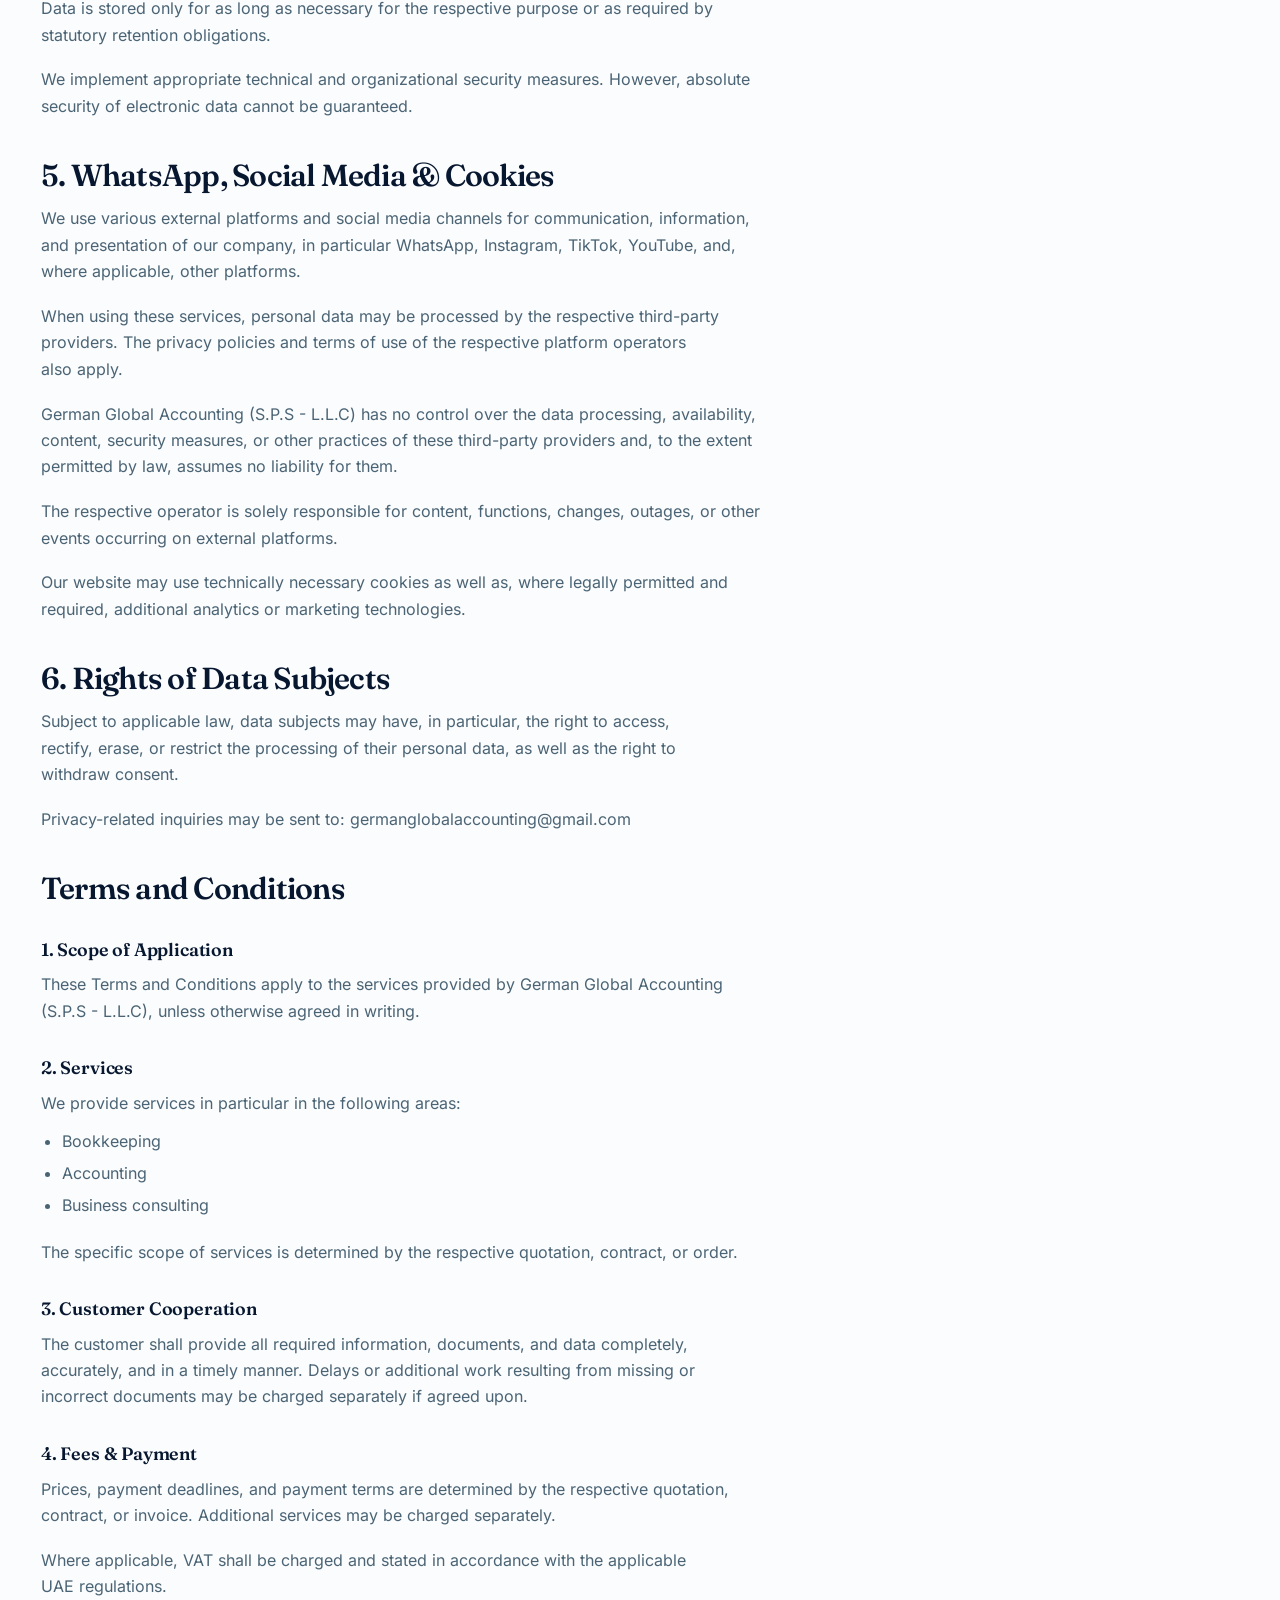
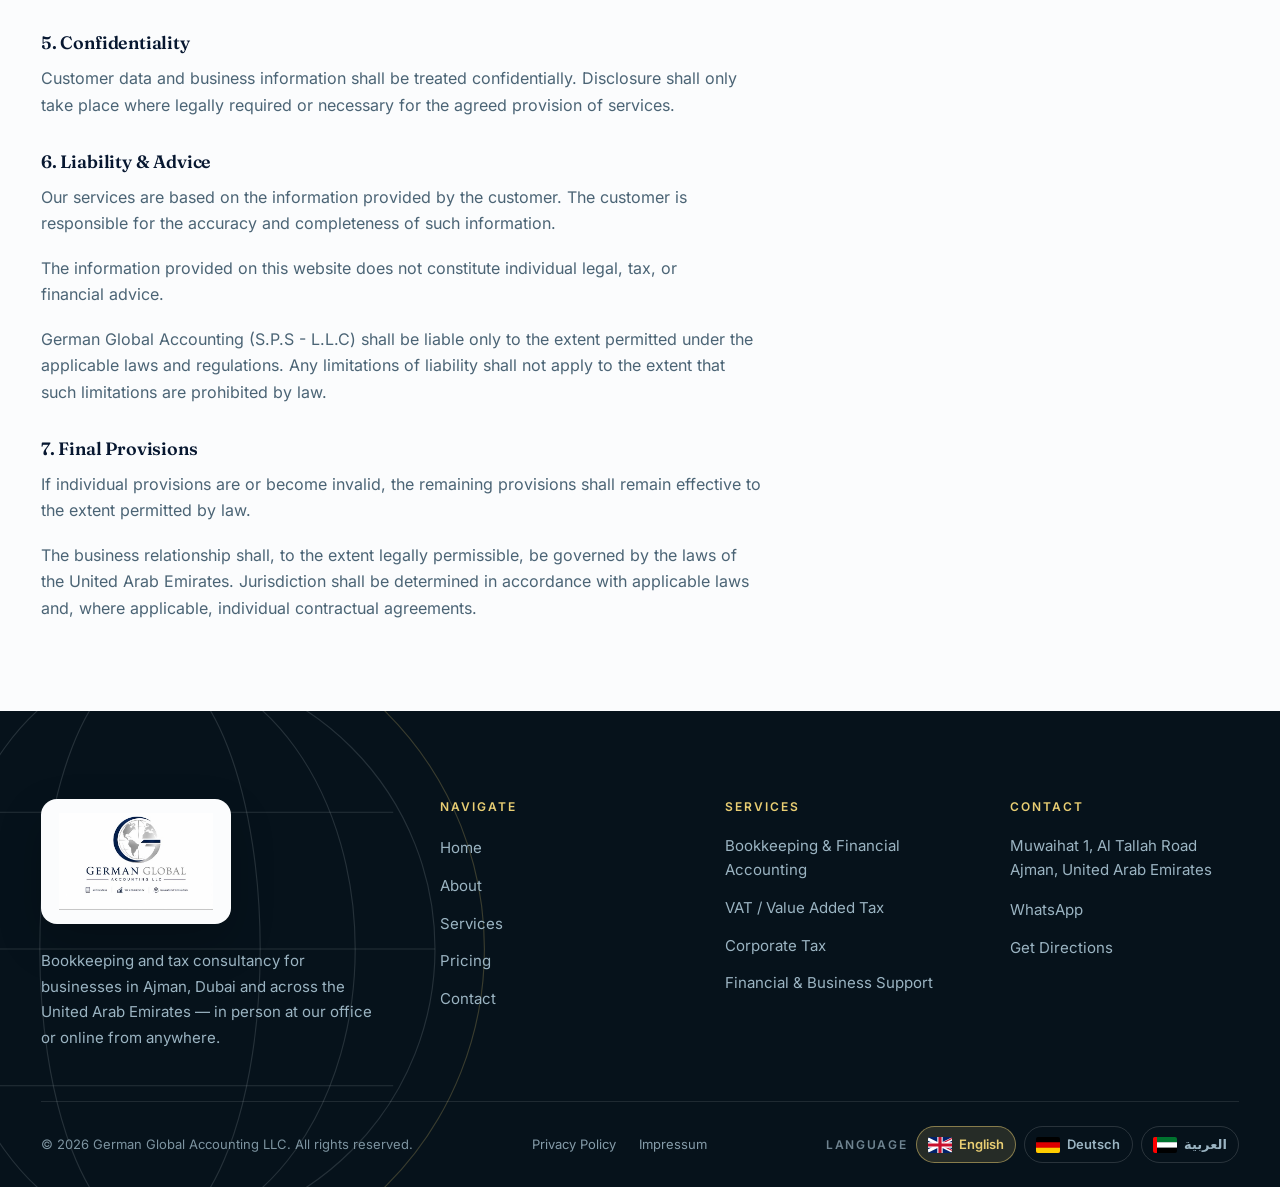
<file: privacy.html>
<!DOCTYPE html>
<html lang="en" dir="ltr">
<head>
<meta charset="UTF-8">
<meta name="viewport" content="width=device-width, initial-scale=1">
<title>Privacy Policy | German Global Accounting LLC</title>
<meta name="description" content="Privacy information for German Global Accounting LLC.">
<meta name="theme-color" content="#0A1A26">
<link rel="icon" href="assets/img/favicon.png" type="image/png">
<link rel="preload" href="assets/fonts/Inter-normal-latin.woff2" as="font" type="font/woff2" crossorigin>
<link rel="preconnect" href="https://fonts.googleapis.com">
<link rel="preconnect" href="https://fonts.gstatic.com" crossorigin>
<link rel="stylesheet" href="https://fonts.googleapis.com/css2?family=Fraunces:ital,opsz,wght@0,9..144,500;0,9..144,600;0,9..144,700;1,9..144,500;1,9..144,600&display=swap" media="print" onload="this.media='all'">
<noscript><link rel="stylesheet" href="https://fonts.googleapis.com/css2?family=Fraunces:ital,opsz,wght@0,9..144,500;0,9..144,600;0,9..144,700;1,9..144,500;1,9..144,600&display=swap"></noscript>
<script>document.documentElement.classList.add("js")</script>
<link rel="stylesheet" href="assets/styles.css">
</head>
<body>
<a class="skip-link" href="#main" data-i18n="skip_link">Skip to content</a>
<div class="site-shell">

<svg style="position:absolute;width:0;height:0;overflow:hidden" aria-hidden="true" focusable="false">
  <defs>
    <!-- United Kingdom -->
    <symbol id="flag-en" viewBox="0 0 60 30" preserveAspectRatio="xMidYMid slice">
      <clipPath id="uk-a"><path d="M0 0v30h60V0z"/></clipPath>
      <clipPath id="uk-b"><path d="M30 15h30v15zv15H30zH0V15zV0h30z"/></clipPath>
      <g clip-path="url(#uk-a)">
        <path d="M0 0v30h60V0z" fill="#012169"/>
        <path d="M0 0 60 30M60 0 0 30" stroke="#fff" stroke-width="6"/>
        <path d="M0 0 60 30M60 0 0 30" clip-path="url(#uk-b)" stroke="#C8102E" stroke-width="4"/>
        <path d="M30 0v30M0 15h60" stroke="#fff" stroke-width="10"/>
        <path d="M30 0v30M0 15h60" stroke="#C8102E" stroke-width="6"/>
      </g>
    </symbol>
    <!-- Germany -->
    <symbol id="flag-de" viewBox="0 0 5 3" preserveAspectRatio="xMidYMid slice">
      <path d="M0 0h5v3H0z" fill="#000"/>
      <path d="M0 1h5v2H0z" fill="#D00"/>
      <path d="M0 2h5v1H0z" fill="#FFCE00"/>
    </symbol>
    <!-- United Arab Emirates -->
    <symbol id="flag-ar" viewBox="0 0 12 6" preserveAspectRatio="xMidYMid slice">
      <path d="M0 0h12v2H0z" fill="#00732F"/>
      <path d="M0 2h12v2H0z" fill="#fff"/>
      <path d="M0 4h12v2H0z" fill="#000"/>
      <path d="M0 0h3v6H0z" fill="#FF0000"/>
    </symbol>
  </defs>
</svg>
<header class="site-header" id="siteHeader">
  <div class="nav-wrap container">
    <a href="./" class="brand" aria-label="German Global Accounting LLC">
      <img src="assets/img/logo-mark.png" alt="German Global Accounting LLC" width="392" height="260">
    </a>

    <nav class="nav-primary" aria-label="Main">
      <ul>
          <li><a class="nav-link" href="./" data-i18n="nav_home">nav_home</a></li>
          <li><a class="nav-link" href="about" data-i18n="nav_about">nav_about</a></li>
          <li><a class="nav-link" href="services" data-i18n="nav_services">nav_services</a></li>
          <li><a class="nav-link" href="pricing" data-i18n="nav_pricing">nav_pricing</a></li>
          <li><a class="nav-link" href="contact" data-i18n="nav_contact">nav_contact</a></li>
      </ul>
    </nav>

    <div class="nav-actions">
      <div class="lang" role="group" data-i18n="lang_choose" data-i18n-attr="aria-label">
        <span class="lang-pill" aria-hidden="true"></span>
        <button type="button" class="lang-btn" data-lang="en" aria-current="true" lang="en" aria-label="English">
          <svg class="flag" viewBox="0 0 24 16" preserveAspectRatio="none" aria-hidden="true"><use href="#flag-en" width="24" height="16"/></svg><span class="lang-code">EN</span>
        </button>
        <button type="button" class="lang-btn" data-lang="de" aria-current="false" lang="de" aria-label="Deutsch">
          <svg class="flag" viewBox="0 0 24 16" preserveAspectRatio="none" aria-hidden="true"><use href="#flag-de" width="24" height="16"/></svg><span class="lang-code">DE</span>
        </button>
        <button type="button" class="lang-btn" data-lang="ar" aria-current="false" lang="ar" aria-label="العربية">
          <svg class="flag" viewBox="0 0 24 16" preserveAspectRatio="none" aria-hidden="true"><use href="#flag-ar" width="24" height="16"/></svg><span class="lang-code">ع</span>
        </button>
      </div>

      <a class="btn btn-primary nav-cta-desktop" data-wa="consult" href="https://wa.me/971509302885"
         target="_blank" rel="noopener" data-i18n="nav_cta">Book a Consultation</a>

      <button type="button" class="nav-toggle" id="navToggle" aria-expanded="false" aria-controls="mobileNav"
              data-i18n="nav_menu_open" data-i18n-attr="aria-label">
        <span></span><span></span><span></span>
      </button>
    </div>
  </div>
</header>

<div class="nav-scrim" id="navScrim"></div>

<aside class="mobile-nav" id="mobileNav" aria-hidden="true" aria-label="Menu">
  <div class="mobile-nav-head">
    <img src="assets/img/logo-mark.png" alt="German Global Accounting LLC" width="392" height="260">
    <button type="button" class="nav-toggle" id="navClose" aria-expanded="true"
            data-i18n="nav_menu_close" data-i18n-attr="aria-label">
      <span></span><span></span><span></span>
    </button>
  </div>
  <div class="mobile-nav-body">
    <ul class="mobile-nav-links">
      <li><a href="./"><span class="index-num">01</span><span data-i18n="nav_home">nav_home</span></a></li>
      <li><a href="about"><span class="index-num">02</span><span data-i18n="nav_about">nav_about</span></a></li>
      <li><a href="services"><span class="index-num">03</span><span data-i18n="nav_services">nav_services</span></a></li>
      <li><a href="pricing"><span class="index-num">04</span><span data-i18n="nav_pricing">nav_pricing</span></a></li>
      <li><a href="contact"><span class="index-num">05</span><span data-i18n="nav_contact">nav_contact</span></a></li>
    </ul>

    <div>
      <p class="mobile-lang-label" data-i18n="lang_label">Language</p>
      <div class="mobile-lang">
        <button type="button" data-lang="en" aria-current="true" lang="en"><svg class="flag" viewBox="0 0 24 16" preserveAspectRatio="none" aria-hidden="true"><use href="#flag-en" width="24" height="16"/></svg><span>English</span></button>
        <button type="button" data-lang="de" aria-current="false" lang="de"><svg class="flag" viewBox="0 0 24 16" preserveAspectRatio="none" aria-hidden="true"><use href="#flag-de" width="24" height="16"/></svg><span>Deutsch</span></button>
        <button type="button" data-lang="ar" aria-current="false" lang="ar"><svg class="flag" viewBox="0 0 24 16" preserveAspectRatio="none" aria-hidden="true"><use href="#flag-ar" width="24" height="16"/></svg><span>العربية</span></button>
      </div>
    </div>

    <div class="mobile-nav-foot">
      <a class="btn btn-primary" data-wa="consult" href="https://wa.me/971509302885" target="_blank" rel="noopener" data-i18n="nav_cta">Book a Consultation</a>
      <a class="btn btn-outline" href="contact" data-i18n="nav_contact">Contact</a>
    </div>
  </div>
</aside>

<main id="main" lang="en">
  <section class="section page-legal">
    <div class="container">
      <div class="section-head">
        <p class="eyebrow">Legal</p>
        <h1>Privacy Policy</h1>
        <p>Last updated: 18 September 2026</p>
      </div>
      <div class="prose legal-copy">
        <h2>1. Controller</h2>
        <p><strong>German Global Accounting (S.P.S - L.L.C)</strong><br>
        Muwaihat 1, Ajman, United Arab Emirates<br>
        Phone / WhatsApp: <a href="https://wa.me/971509302885" target="_blank" rel="noopener">+971 50 930 2885</a><br>
        Email: germanglobalaccounting@gmail.com</p>
        <p>Personal data is processed in accordance with the applicable data protection laws of the UAE, in particular Federal Decree-Law No. 45 of 2021 Concerning the Protection of Personal Data.</p>

        <h2>2. Data Processed and Purposes</h2>
        <p>Depending on the nature of the contact and business relationship, the following data may in particular be processed:</p>
        <ul><li>Name</li><li>Contact details</li><li>Company information</li><li>Messages</li><li>Contractual, invoicing, and payment information</li><li>Documents voluntarily provided by the individual</li></ul>
        <p>Processing is carried out in particular for the following purposes:</p>
        <ul><li>Handling inquiries</li><li>Communicating with customers and prospective customers</li><li>Preparing quotations and contracts</li><li>Providing our services</li><li>Invoicing and payment processing</li><li>Fulfilling legal and regulatory obligations</li><li>Ensuring IT and website security</li></ul>

        <h2>3. Disclosure and Transfer</h2>
        <p>Personal data is not sold or rented. Data may be disclosed where necessary for the provision of our services, compliance with legal obligations, or the use of necessary service providers.</p>
        <p>These may include, for example, IT, hosting, communications, payment, and financial service providers, as well as government authorities.</p>
        <p>Any transfer of data outside the UAE shall be carried out in accordance with the applicable legal requirements.</p>

        <h2>4. Data Retention and Security</h2>
        <p>Data is stored only for as long as necessary for the respective purpose or as required by statutory retention obligations.</p>
        <p>We implement appropriate technical and organizational security measures. However, absolute security of electronic data cannot be guaranteed.</p>

        <h2>5. WhatsApp, Social Media &amp; Cookies</h2>
        <p>We use various external platforms and social media channels for communication, information, and presentation of our company, in particular WhatsApp, Instagram, TikTok, YouTube, and, where applicable, other platforms.</p>
        <p>When using these services, personal data may be processed by the respective third-party providers. The privacy policies and terms of use of the respective platform operators also apply.</p>
        <p>German Global Accounting (S.P.S - L.L.C) has no control over the data processing, availability, content, security measures, or other practices of these third-party providers and, to the extent permitted by law, assumes no liability for them.</p>
        <p>The respective operator is solely responsible for content, functions, changes, outages, or other events occurring on external platforms.</p>
        <p>Our website may use technically necessary cookies as well as, where legally permitted and required, additional analytics or marketing technologies.</p>

        <h2>6. Rights of Data Subjects</h2>
        <p>Subject to applicable law, data subjects may have, in particular, the right to access, rectify, erase, or restrict the processing of their personal data, as well as the right to withdraw consent.</p>
        <p>Privacy-related inquiries may be sent to: germanglobalaccounting@gmail.com</p>

        <h2>Terms and Conditions</h2>
        <h3>1. Scope of Application</h3>
        <p>These Terms and Conditions apply to the services provided by German Global Accounting (S.P.S - L.L.C), unless otherwise agreed in writing.</p>
        <h3>2. Services</h3>
        <p>We provide services in particular in the following areas:</p>
        <ul><li>Bookkeeping</li><li>Accounting</li><li>Business consulting</li></ul>
        <p>The specific scope of services is determined by the respective quotation, contract, or order.</p>
        <h3>3. Customer Cooperation</h3>
        <p>The customer shall provide all required information, documents, and data completely, accurately, and in a timely manner. Delays or additional work resulting from missing or incorrect documents may be charged separately if agreed upon.</p>
        <h3>4. Fees &amp; Payment</h3>
        <p>Prices, payment deadlines, and payment terms are determined by the respective quotation, contract, or invoice. Additional services may be charged separately.</p>
        <p>Where applicable, VAT shall be charged and stated in accordance with the applicable UAE regulations.</p>
        <h3>5. Confidentiality</h3>
        <p>Customer data and business information shall be treated confidentially. Disclosure shall only take place where legally required or necessary for the agreed provision of services.</p>
        <h3>6. Liability &amp; Advice</h3>
        <p>Our services are based on the information provided by the customer. The customer is responsible for the accuracy and completeness of such information.</p>
        <p>The information provided on this website does not constitute individual legal, tax, or financial advice.</p>
        <p>German Global Accounting (S.P.S - L.L.C) shall be liable only to the extent permitted under the applicable laws and regulations. Any limitations of liability shall not apply to the extent that such limitations are prohibited by law.</p>
        <h3>7. Final Provisions</h3>
        <p>If individual provisions are or become invalid, the remaining provisions shall remain effective to the extent permitted by law.</p>
        <p>The business relationship shall, to the extent legally permissible, be governed by the laws of the United Arab Emirates. Jurisdiction shall be determined in accordance with applicable laws and, where applicable, individual contractual agreements.</p>
      </div>
    </div>
  </section>
</main>

<footer class="site-footer">
  <svg class="meridian meridian--start" viewBox="0 0 400 400" aria-hidden="true" focusable="false"><circle cx="200" cy="200" r="150"/><ellipse cx="200" cy="200" rx="58" ry="150"/><ellipse cx="200" cy="200" rx="108" ry="150"/><line x1="50" y1="200" x2="350" y2="200"/><line x1="72" y1="128" x2="328" y2="128"/><line x1="72" y1="272" x2="328" y2="272"/><circle class="m-gold" cx="200" cy="200" r="176"/></svg>
  <div class="container footer-top">
    <div class="footer-grid">
      <div class="footer-brand">
        <img src="assets/img/logo-plate.png" alt="German Global Accounting LLC" width="591" height="372">
        <p class="footer-tagline" data-i18n="footer_tagline">Bookkeeping and tax consultancy.</p>
      </div>

      <div class="footer-col">
        <h3 data-i18n="footer_nav_label">Navigate</h3>
        <ul>
          <li><a href="./" data-i18n="nav_home">nav_home</a></li>
          <li><a href="about" data-i18n="nav_about">nav_about</a></li>
          <li><a href="services" data-i18n="nav_services">nav_services</a></li>
          <li><a href="pricing" data-i18n="nav_pricing">nav_pricing</a></li>
          <li><a href="contact" data-i18n="nav_contact">nav_contact</a></li>
        </ul>
      </div>

      <div class="footer-col">
        <h3 data-i18n="footer_services_label">Services</h3>
        <ul>
          <li><a href="services#bookkeeping" data-i18n="service1_title">service1_title</a></li>
          <li><a href="services#vat" data-i18n="service2_title">service2_title</a></li>
          <li><a href="services#corporate-tax" data-i18n="service3_title">service3_title</a></li>
          <li><a href="services#business-support" data-i18n="service4_title">service4_title</a></li>
        </ul>
      </div>

      <div class="footer-col">
        <h3 data-i18n="footer_contact_label">Contact</h3>
        <address data-i18n="contact_address">Muwaihat 1, Al Tallah Road<br>Ajman, United Arab Emirates</address>
        <ul>
          <li><a data-wa="consult" href="https://wa.me/971509302885" target="_blank" rel="noopener">WhatsApp</a></li>
          <li><a href="https://maps.app.goo.gl/wHXvxcAbBTNFSUDJ6" target="_blank" rel="noopener" data-i18n="footer_directions">Get Directions</a></li>
        </ul>
      </div>
    </div>
  </div>

  <div class="container">
    <div class="footer-bottom">
      <p>© <span data-year>2026</span> German Global Accounting LLC. <span data-i18n="footer_rights">All rights reserved.</span></p>
      <div class="footer-legal">
        <a href="privacy" data-i18n="footer_privacy">Privacy Policy</a>
        <a href="impressum" data-i18n="footer_impressum">Impressum</a>
      </div>
      <div class="footer-lang">
        <span class="lbl" data-i18n="footer_lang_label">Language</span>
        <button type="button" data-lang="en" aria-current="true" lang="en"><svg class="flag" viewBox="0 0 24 16" preserveAspectRatio="none" aria-hidden="true"><use href="#flag-en" width="24" height="16"/></svg><span>English</span></button>
        <button type="button" data-lang="de" aria-current="false" lang="de"><svg class="flag" viewBox="0 0 24 16" preserveAspectRatio="none" aria-hidden="true"><use href="#flag-de" width="24" height="16"/></svg><span>Deutsch</span></button>
        <button type="button" data-lang="ar" aria-current="false" lang="ar"><svg class="flag" viewBox="0 0 24 16" preserveAspectRatio="none" aria-hidden="true"><use href="#flag-ar" width="24" height="16"/></svg><span>العربية</span></button>
      </div>
    </div>
  </div>
</footer>

<button type="button" class="to-top" id="toTop" data-i18n="to_top" data-i18n-attr="aria-label" aria-label="Back to top">
  <svg viewBox="0 0 44 44" aria-hidden="true" focusable="false">
    <circle class="tt-track" cx="22" cy="22" r="19"/>
    <circle class="tt-fill" cx="22" cy="22" r="19" pathLength="100"/>
    <path class="tt-arrow" d="M22 28V16M16.5 21.5 22 16l5.5 5.5"/>
  </svg>
</button>

<a class="wa-float" data-wa="consult" href="https://wa.me/971509302885" target="_blank" rel="noopener"
   data-i18n="wa_label" data-i18n-attr="aria-label"><svg viewBox="0 0 24 24" fill="currentColor" aria-hidden="true"><path d="M17.5 14.4c-.3-.1-1.7-.8-2-.9-.3-.1-.5-.1-.7.1-.2.3-.7.9-.9 1.1-.2.2-.3.2-.6.1-.3-.1-1.3-.5-2.4-1.5-.9-.8-1.5-1.8-1.7-2.1-.2-.3 0-.5.1-.6.1-.1.3-.3.4-.5.1-.2.2-.3.3-.5.1-.2 0-.4 0-.5C10.8 9.2 10.3 8 10.1 7.5c-.2-.5-.4-.4-.6-.4h-.5c-.2 0-.5.1-.7.3-.2.3-.9.9-.9 2.1s1 2.5 1.1 2.6c.1.2 2 3 4.8 4.2.7.3 1.2.5 1.6.6.7.2 1.3.2 1.8.1.5-.1 1.7-.7 1.9-1.4.2-.7.2-1.2.2-1.3-.1-.1-.3-.2-.6-.3z"/><path d="M12 2C6.5 2 2 6.5 2 12c0 1.9.5 3.6 1.4 5.1L2 22l5.1-1.3c1.4.8 3.1 1.2 4.9 1.2 5.5 0 10-4.5 10-10S17.5 2 12 2zm0 18.2c-1.6 0-3.1-.4-4.4-1.2l-.3-.2-3.3.9.9-3.2-.2-.3C3.9 14.6 3.5 13.3 3.5 12 3.5 7.3 7.3 3.5 12 3.5S20.5 7.3 20.5 12 16.7 20.2 12 20.2z"/></svg></a>

<script src="assets/i18n.js" defer></script>
<script src="assets/site.js" defer></script>
</div><!-- /.site-shell -->
</body>
</html>
</file>
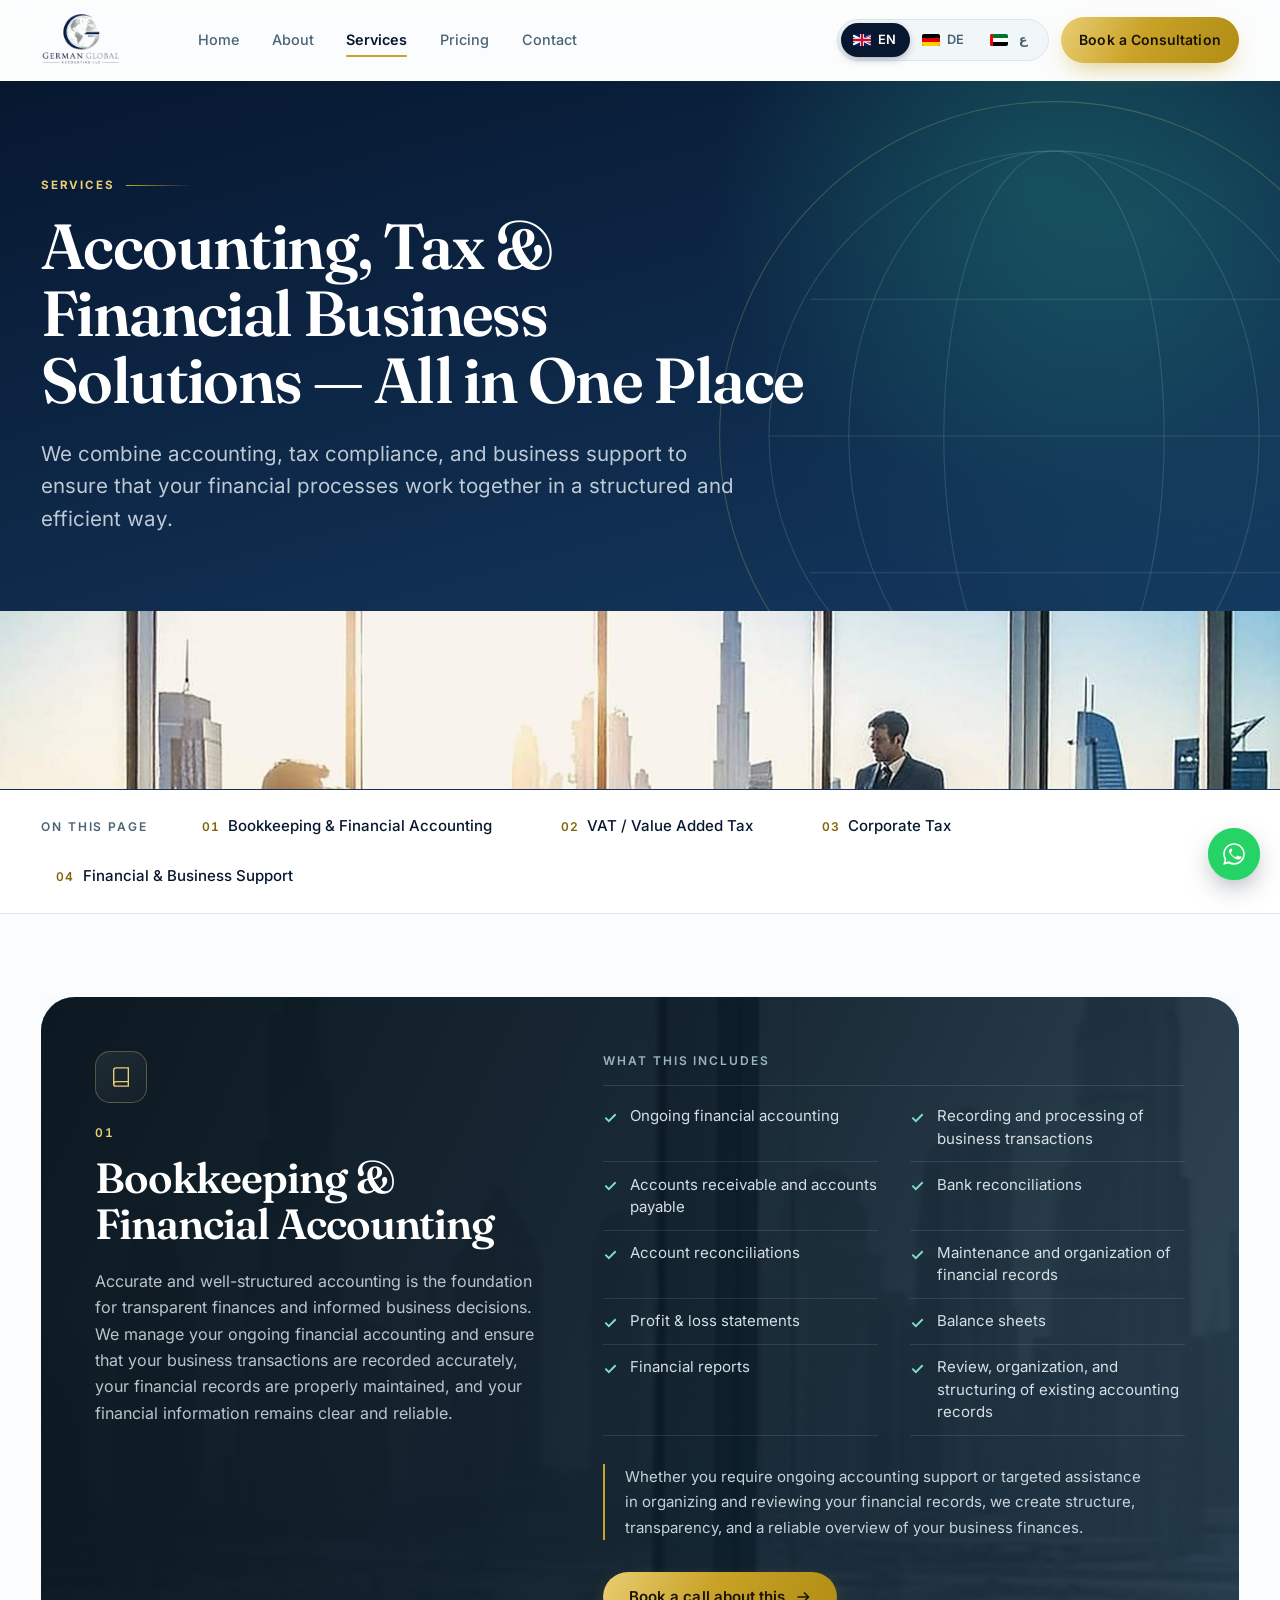
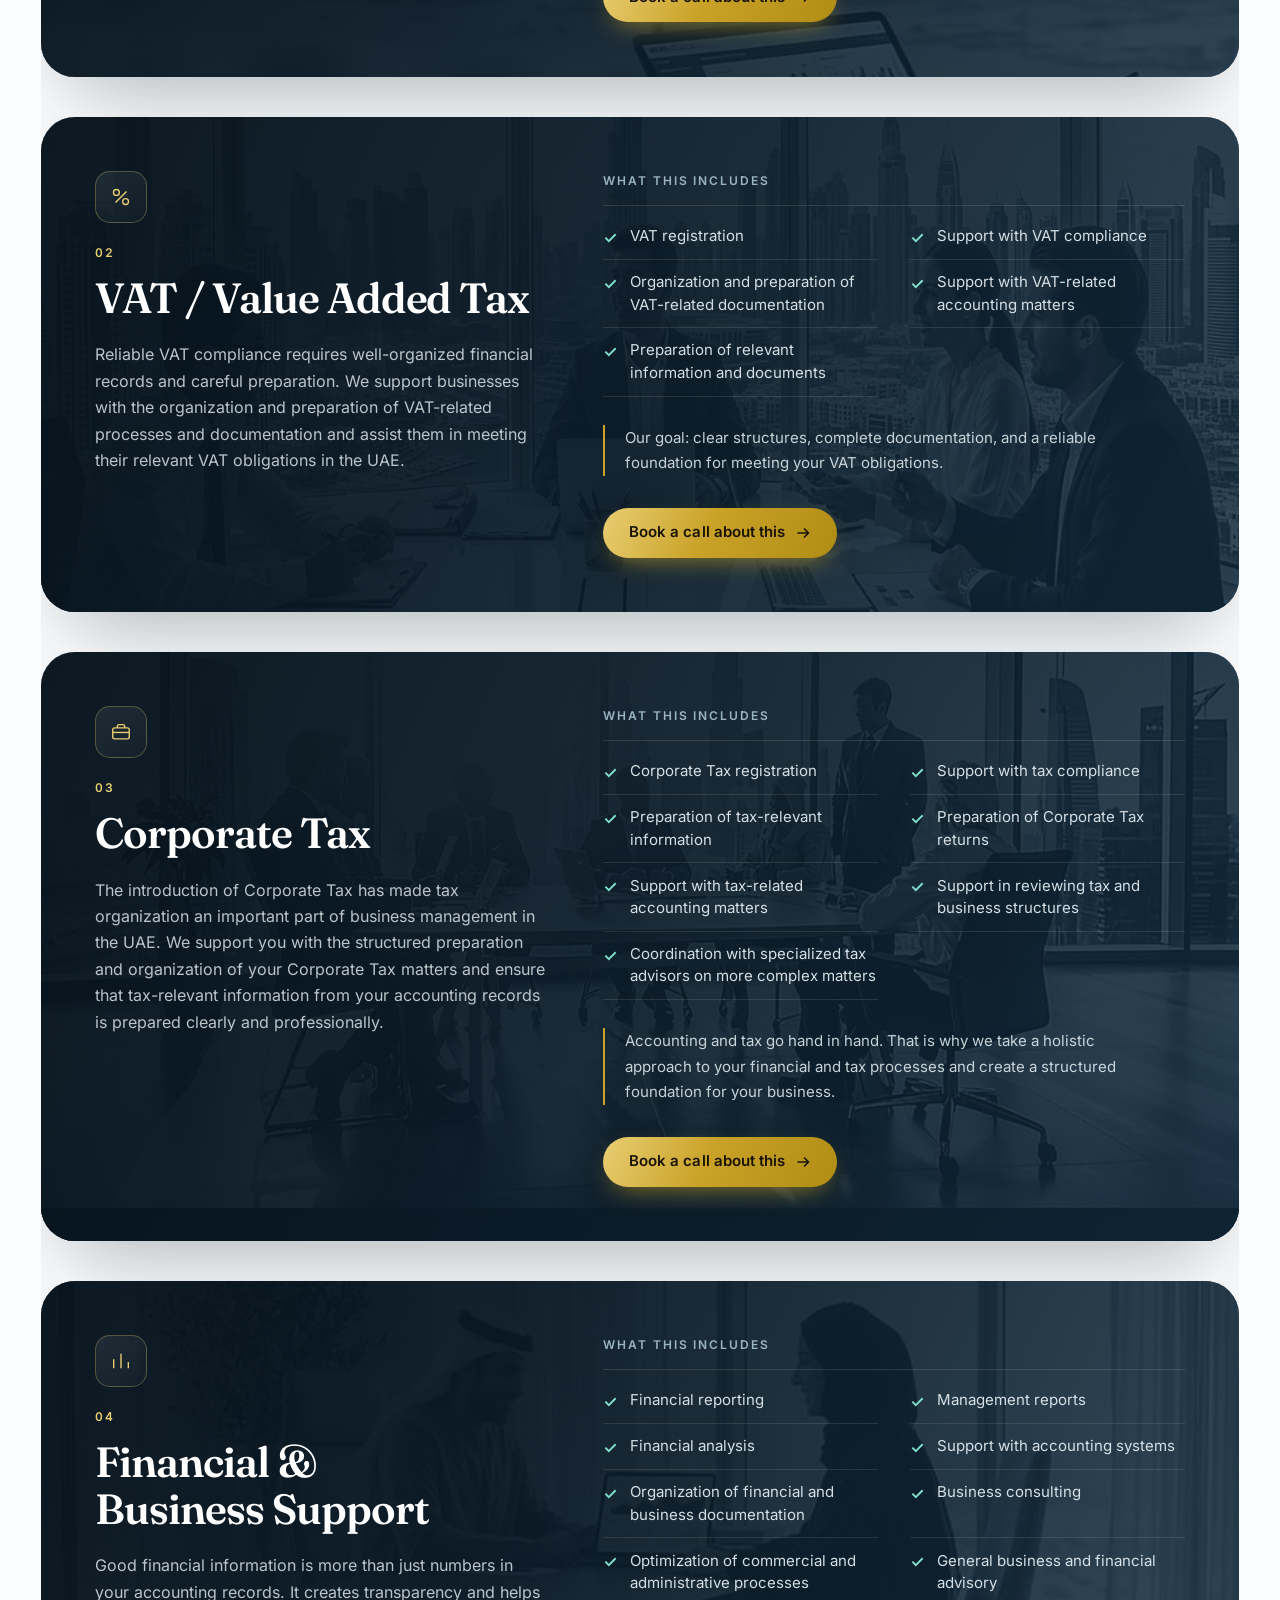
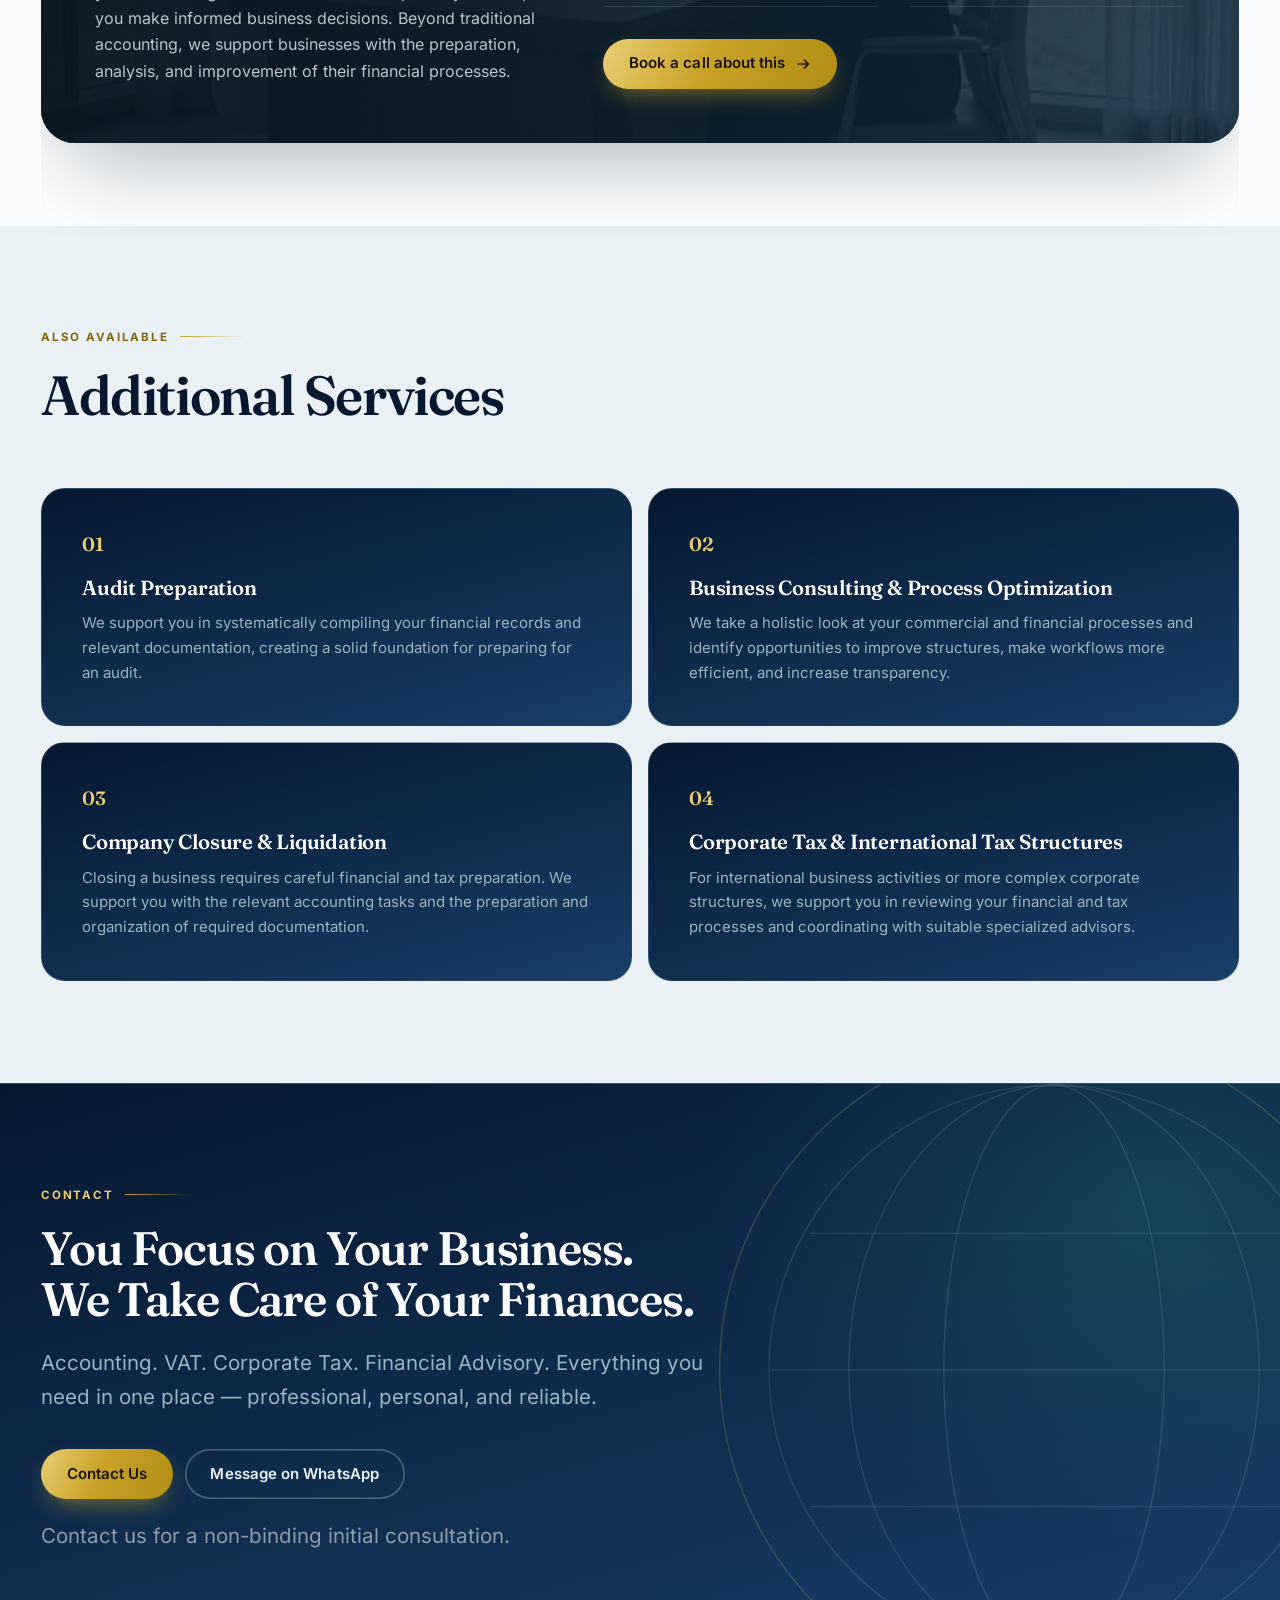
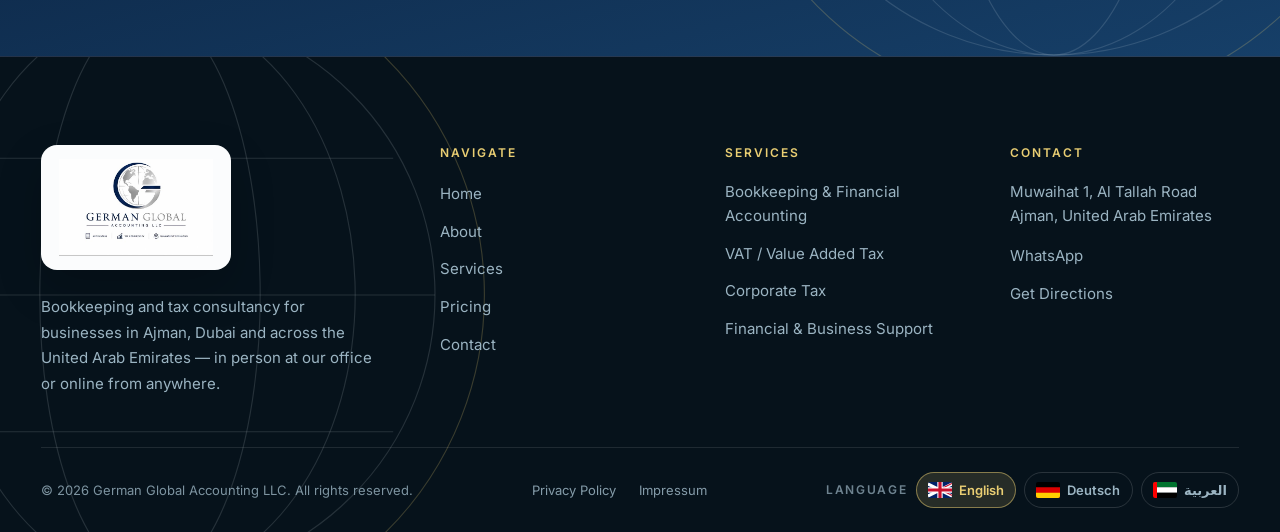
<file: services.html>
<!DOCTYPE html>
<html lang="en" dir="ltr" data-title-key="meta_title_services" data-desc-key="meta_desc_services">
<head>
<meta charset="UTF-8">
<meta name="viewport" content="width=device-width, initial-scale=1">
<title>German Global Accounting LLC</title>
<meta name="description" content="Bookkeeping, VAT and Corporate Tax support for businesses in Ajman, Dubai and across the UAE.">
<meta name="theme-color" content="#0A1A26">
<link rel="icon" href="assets/img/favicon.png" type="image/png">
<link rel="preload" href="assets/fonts/Inter-normal-latin.woff2" as="font" type="font/woff2" crossorigin>
<link rel="preconnect" href="https://fonts.googleapis.com">
<link rel="preconnect" href="https://fonts.gstatic.com" crossorigin>
<link rel="stylesheet" href="https://fonts.googleapis.com/css2?family=Fraunces:ital,opsz,wght@0,9..144,500;0,9..144,600;0,9..144,700;1,9..144,500;1,9..144,600&display=swap" media="print" onload="this.media='all'">
<noscript><link rel="stylesheet" href="https://fonts.googleapis.com/css2?family=Fraunces:ital,opsz,wght@0,9..144,500;0,9..144,600;0,9..144,700;1,9..144,500;1,9..144,600&display=swap"></noscript>
<script>document.documentElement.classList.add("js")</script>
<link rel="stylesheet" href="assets/styles.css">
</head>
<body>
<a class="skip-link" href="#main" data-i18n="skip_link">Skip to content</a>
<div class="site-shell">

<svg style="position:absolute;width:0;height:0;overflow:hidden" aria-hidden="true" focusable="false">
  <defs>
    <!-- United Kingdom -->
    <symbol id="flag-en" viewBox="0 0 60 30" preserveAspectRatio="xMidYMid slice">
      <clipPath id="uk-a"><path d="M0 0v30h60V0z"/></clipPath>
      <clipPath id="uk-b"><path d="M30 15h30v15zv15H30zH0V15zV0h30z"/></clipPath>
      <g clip-path="url(#uk-a)">
        <path d="M0 0v30h60V0z" fill="#012169"/>
        <path d="M0 0 60 30M60 0 0 30" stroke="#fff" stroke-width="6"/>
        <path d="M0 0 60 30M60 0 0 30" clip-path="url(#uk-b)" stroke="#C8102E" stroke-width="4"/>
        <path d="M30 0v30M0 15h60" stroke="#fff" stroke-width="10"/>
        <path d="M30 0v30M0 15h60" stroke="#C8102E" stroke-width="6"/>
      </g>
    </symbol>
    <!-- Germany -->
    <symbol id="flag-de" viewBox="0 0 5 3" preserveAspectRatio="xMidYMid slice">
      <path d="M0 0h5v3H0z" fill="#000"/>
      <path d="M0 1h5v2H0z" fill="#D00"/>
      <path d="M0 2h5v1H0z" fill="#FFCE00"/>
    </symbol>
    <!-- United Arab Emirates -->
    <symbol id="flag-ar" viewBox="0 0 12 6" preserveAspectRatio="xMidYMid slice">
      <path d="M0 0h12v2H0z" fill="#00732F"/>
      <path d="M0 2h12v2H0z" fill="#fff"/>
      <path d="M0 4h12v2H0z" fill="#000"/>
      <path d="M0 0h3v6H0z" fill="#FF0000"/>
    </symbol>
  </defs>
</svg>
<header class="site-header" id="siteHeader">
  <div class="nav-wrap container">
    <a href="./" class="brand" aria-label="German Global Accounting LLC">
      <img src="assets/img/logo-mark.png" alt="German Global Accounting LLC" width="392" height="260">
    </a>

    <nav class="nav-primary" aria-label="Main">
      <ul>
          <li><a class="nav-link" href="./" data-i18n="nav_home">nav_home</a></li>
          <li><a class="nav-link" href="about" data-i18n="nav_about">nav_about</a></li>
          <li><a class="nav-link" href="services" data-i18n="nav_services" aria-current="page">nav_services</a></li>
          <li><a class="nav-link" href="pricing" data-i18n="nav_pricing">nav_pricing</a></li>
          <li><a class="nav-link" href="contact" data-i18n="nav_contact">nav_contact</a></li>
      </ul>
    </nav>

    <div class="nav-actions">
      <div class="lang" role="group" data-i18n="lang_choose" data-i18n-attr="aria-label">
        <span class="lang-pill" aria-hidden="true"></span>
        <button type="button" class="lang-btn" data-lang="en" aria-current="true" lang="en" aria-label="English">
          <svg class="flag" viewBox="0 0 24 16" preserveAspectRatio="none" aria-hidden="true"><use href="#flag-en" width="24" height="16"/></svg><span class="lang-code">EN</span>
        </button>
        <button type="button" class="lang-btn" data-lang="de" aria-current="false" lang="de" aria-label="Deutsch">
          <svg class="flag" viewBox="0 0 24 16" preserveAspectRatio="none" aria-hidden="true"><use href="#flag-de" width="24" height="16"/></svg><span class="lang-code">DE</span>
        </button>
        <button type="button" class="lang-btn" data-lang="ar" aria-current="false" lang="ar" aria-label="العربية">
          <svg class="flag" viewBox="0 0 24 16" preserveAspectRatio="none" aria-hidden="true"><use href="#flag-ar" width="24" height="16"/></svg><span class="lang-code">ع</span>
        </button>
      </div>

      <a class="btn btn-primary nav-cta-desktop" data-wa="consult" href="https://wa.me/971509302885"
         target="_blank" rel="noopener" data-i18n="nav_cta">Book a Consultation</a>

      <button type="button" class="nav-toggle" id="navToggle" aria-expanded="false" aria-controls="mobileNav"
              data-i18n="nav_menu_open" data-i18n-attr="aria-label">
        <span></span><span></span><span></span>
      </button>
    </div>
  </div>
</header>

<div class="nav-scrim" id="navScrim"></div>

<aside class="mobile-nav" id="mobileNav" aria-hidden="true" aria-label="Menu">
  <div class="mobile-nav-head">
    <img src="assets/img/logo-mark.png" alt="German Global Accounting LLC" width="392" height="260">
    <button type="button" class="nav-toggle" id="navClose" aria-expanded="true"
            data-i18n="nav_menu_close" data-i18n-attr="aria-label">
      <span></span><span></span><span></span>
    </button>
  </div>
  <div class="mobile-nav-body">
    <ul class="mobile-nav-links">
      <li><a href="./"><span class="index-num">01</span><span data-i18n="nav_home">nav_home</span></a></li>
      <li><a href="about"><span class="index-num">02</span><span data-i18n="nav_about">nav_about</span></a></li>
      <li><a href="services" aria-current="page"><span class="index-num">03</span><span data-i18n="nav_services">nav_services</span></a></li>
      <li><a href="pricing"><span class="index-num">04</span><span data-i18n="nav_pricing">nav_pricing</span></a></li>
      <li><a href="contact"><span class="index-num">05</span><span data-i18n="nav_contact">nav_contact</span></a></li>
    </ul>

    <div>
      <p class="mobile-lang-label" data-i18n="lang_label">Language</p>
      <div class="mobile-lang">
        <button type="button" data-lang="en" aria-current="true" lang="en"><svg class="flag" viewBox="0 0 24 16" preserveAspectRatio="none" aria-hidden="true"><use href="#flag-en" width="24" height="16"/></svg><span>English</span></button>
        <button type="button" data-lang="de" aria-current="false" lang="de"><svg class="flag" viewBox="0 0 24 16" preserveAspectRatio="none" aria-hidden="true"><use href="#flag-de" width="24" height="16"/></svg><span>Deutsch</span></button>
        <button type="button" data-lang="ar" aria-current="false" lang="ar"><svg class="flag" viewBox="0 0 24 16" preserveAspectRatio="none" aria-hidden="true"><use href="#flag-ar" width="24" height="16"/></svg><span>العربية</span></button>
      </div>
    </div>

    <div class="mobile-nav-foot">
      <a class="btn btn-primary" data-wa="consult" href="https://wa.me/971509302885" target="_blank" rel="noopener" data-i18n="nav_cta">Book a Consultation</a>
      <a class="btn btn-outline" href="contact" data-i18n="nav_contact">Contact</a>
    </div>
  </div>
</aside>

<main id="main">

  <section class="page-head section--navy">
    <svg class="meridian" viewBox="0 0 400 400" aria-hidden="true" focusable="false"><circle cx="200" cy="200" r="150"/><ellipse cx="200" cy="200" rx="58" ry="150"/><ellipse cx="200" cy="200" rx="108" ry="150"/><line x1="50" y1="200" x2="350" y2="200"/><line x1="72" y1="128" x2="328" y2="128"/><line x1="72" y1="272" x2="328" y2="272"/><circle class="m-gold" cx="200" cy="200" r="176"/></svg>
    <div class="container">
      <div class="page-head-inner">
        <p class="eyebrow" data-i18n="services_page_eyebrow">Services</p>
        <h1 data-i18n="services_page_h1">Accounting, Tax &amp; Financial Business Solutions</h1>
        <p data-i18n="services_page_intro">We combine accounting, tax compliance and business support.</p>
      </div>
    </div>
    <div class="page-head-band">
      <img src="assets/img/glass-band.jpg" alt="" width="1600" height="435" loading="lazy" decoding="async">
    </div>
  </section>

  <nav class="svc-index" aria-label="Services">
    <div class="container">
      <div class="svc-index-inner">
        <span class="svc-index-label" data-i18n="services_index_label">On this page</span>
        <a href="#bookkeeping"><span class="index-num">01</span><span data-i18n="service1_title">service1_title</span></a>
        <a href="#vat"><span class="index-num">02</span><span data-i18n="service2_title">service2_title</span></a>
        <a href="#corporate-tax"><span class="index-num">03</span><span data-i18n="service3_title">service3_title</span></a>
        <a href="#business-support"><span class="index-num">04</span><span data-i18n="service4_title">service4_title</span></a>
      </div>
    </div>
  </nav>

  <section class="section--tight">
    <div class="container">
      <article class="svc-detail reveal" id="bookkeeping">
        <picture class="svc-detail-bg">
          <img src="assets/img/svc-book.jpg" alt="" width="1200" height="1000" loading="lazy" decoding="async">
        </picture>
        <div class="svc-detail-inner">
          <div class="svc-detail-head">
            <span class="svc-icon"><svg viewBox="0 0 24 24" fill="none" stroke="currentColor" stroke-width="1.5" aria-hidden="true"><path d="M4 19.5A2.5 2.5 0 0 1 6.5 17H20"/><path d="M6.5 2H20v20H6.5A2.5 2.5 0 0 1 4 19.5v-15A2.5 2.5 0 0 1 6.5 2z"/></svg></span>
            <span class="index-num">01</span>
            <h2 data-i18n="service1_title">service1_title</h2>
            <p class="svc-intro" data-i18n="svc_book_intro">svc_book_intro</p>
          </div>
          <div>
            <p class="svc-includes-label" data-i18n="svc_includes_label">What this includes</p>
            <ul class="svc-list">
            <li><svg viewBox="0 0 16 16" fill="none" stroke="currentColor" stroke-width="2" aria-hidden="true"><path d="M13.5 4.5 6.2 11.8 2.5 8.1"/></svg><span data-i18n="svc_book_item1">svc_book_item1</span></li>
            <li><svg viewBox="0 0 16 16" fill="none" stroke="currentColor" stroke-width="2" aria-hidden="true"><path d="M13.5 4.5 6.2 11.8 2.5 8.1"/></svg><span data-i18n="svc_book_item2">svc_book_item2</span></li>
            <li><svg viewBox="0 0 16 16" fill="none" stroke="currentColor" stroke-width="2" aria-hidden="true"><path d="M13.5 4.5 6.2 11.8 2.5 8.1"/></svg><span data-i18n="svc_book_item3">svc_book_item3</span></li>
            <li><svg viewBox="0 0 16 16" fill="none" stroke="currentColor" stroke-width="2" aria-hidden="true"><path d="M13.5 4.5 6.2 11.8 2.5 8.1"/></svg><span data-i18n="svc_book_item4">svc_book_item4</span></li>
            <li><svg viewBox="0 0 16 16" fill="none" stroke="currentColor" stroke-width="2" aria-hidden="true"><path d="M13.5 4.5 6.2 11.8 2.5 8.1"/></svg><span data-i18n="svc_book_item5">svc_book_item5</span></li>
            <li><svg viewBox="0 0 16 16" fill="none" stroke="currentColor" stroke-width="2" aria-hidden="true"><path d="M13.5 4.5 6.2 11.8 2.5 8.1"/></svg><span data-i18n="svc_book_item6">svc_book_item6</span></li>
            <li><svg viewBox="0 0 16 16" fill="none" stroke="currentColor" stroke-width="2" aria-hidden="true"><path d="M13.5 4.5 6.2 11.8 2.5 8.1"/></svg><span data-i18n="svc_book_item7">svc_book_item7</span></li>
            <li><svg viewBox="0 0 16 16" fill="none" stroke="currentColor" stroke-width="2" aria-hidden="true"><path d="M13.5 4.5 6.2 11.8 2.5 8.1"/></svg><span data-i18n="svc_book_item8">svc_book_item8</span></li>
            <li><svg viewBox="0 0 16 16" fill="none" stroke="currentColor" stroke-width="2" aria-hidden="true"><path d="M13.5 4.5 6.2 11.8 2.5 8.1"/></svg><span data-i18n="svc_book_item9">svc_book_item9</span></li>
            <li><svg viewBox="0 0 16 16" fill="none" stroke="currentColor" stroke-width="2" aria-hidden="true"><path d="M13.5 4.5 6.2 11.8 2.5 8.1"/></svg><span data-i18n="svc_book_item10">svc_book_item10</span></li>
            </ul>
          <p class="svc-closing" data-i18n="svc_book_closing">svc_book_closing</p>
            <div class="svc-cta-row">
              <a class="btn btn-gold-solid" data-wa="consult" href="https://wa.me/971509302885" target="_blank" rel="noopener">
                <span data-i18n="svc_cta_book">Book a call about this</span><svg class="arw" width="16" height="16" viewBox="0 0 16 16" fill="none" stroke="currentColor" stroke-width="1.6" aria-hidden="true"><path d="M2.5 8h11M9 3.5 13.5 8 9 12.5"/></svg>
              </a>
            </div>
          </div>
        </div>
      </article>
      <article class="svc-detail reveal" id="vat">
        <picture class="svc-detail-bg">
          <img src="assets/img/svc-vat.jpg" alt="" width="1200" height="1000" loading="lazy" decoding="async">
        </picture>
        <div class="svc-detail-inner">
          <div class="svc-detail-head">
            <span class="svc-icon"><svg viewBox="0 0 24 24" fill="none" stroke="currentColor" stroke-width="1.5" aria-hidden="true"><circle cx="7" cy="7" r="3.2"/><circle cx="17" cy="17" r="3.2"/><path d="M18 6 6 18"/></svg></span>
            <span class="index-num">02</span>
            <h2 data-i18n="service2_title">service2_title</h2>
            <p class="svc-intro" data-i18n="svc_vat_intro">svc_vat_intro</p>
          </div>
          <div>
            <p class="svc-includes-label" data-i18n="svc_includes_label">What this includes</p>
            <ul class="svc-list">
            <li><svg viewBox="0 0 16 16" fill="none" stroke="currentColor" stroke-width="2" aria-hidden="true"><path d="M13.5 4.5 6.2 11.8 2.5 8.1"/></svg><span data-i18n="svc_vat_item1">svc_vat_item1</span></li>
            <li><svg viewBox="0 0 16 16" fill="none" stroke="currentColor" stroke-width="2" aria-hidden="true"><path d="M13.5 4.5 6.2 11.8 2.5 8.1"/></svg><span data-i18n="svc_vat_item2">svc_vat_item2</span></li>
            <li><svg viewBox="0 0 16 16" fill="none" stroke="currentColor" stroke-width="2" aria-hidden="true"><path d="M13.5 4.5 6.2 11.8 2.5 8.1"/></svg><span data-i18n="svc_vat_item3">svc_vat_item3</span></li>
            <li><svg viewBox="0 0 16 16" fill="none" stroke="currentColor" stroke-width="2" aria-hidden="true"><path d="M13.5 4.5 6.2 11.8 2.5 8.1"/></svg><span data-i18n="svc_vat_item4">svc_vat_item4</span></li>
            <li><svg viewBox="0 0 16 16" fill="none" stroke="currentColor" stroke-width="2" aria-hidden="true"><path d="M13.5 4.5 6.2 11.8 2.5 8.1"/></svg><span data-i18n="svc_vat_item5">svc_vat_item5</span></li>
            </ul>
          <p class="svc-closing" data-i18n="svc_vat_closing">svc_vat_closing</p>
            <div class="svc-cta-row">
              <a class="btn btn-gold-solid" data-wa="consult" href="https://wa.me/971509302885" target="_blank" rel="noopener">
                <span data-i18n="svc_cta_book">Book a call about this</span><svg class="arw" width="16" height="16" viewBox="0 0 16 16" fill="none" stroke="currentColor" stroke-width="1.6" aria-hidden="true"><path d="M2.5 8h11M9 3.5 13.5 8 9 12.5"/></svg>
              </a>
            </div>
          </div>
        </div>
      </article>
      <article class="svc-detail reveal" id="corporate-tax">
        <picture class="svc-detail-bg">
          <img src="assets/img/svc-ctax.jpg" alt="" width="1200" height="1000" loading="lazy" decoding="async">
        </picture>
        <div class="svc-detail-inner">
          <div class="svc-detail-head">
            <span class="svc-icon"><svg viewBox="0 0 24 24" fill="none" stroke="currentColor" stroke-width="1.5" aria-hidden="true"><rect x="3" y="7.5" width="18" height="12" rx="2"/><path d="M8 7.5V6a2 2 0 0 1 2-2h4a2 2 0 0 1 2 2v1.5"/><path d="M3 12.5h18"/></svg></span>
            <span class="index-num">03</span>
            <h2 data-i18n="service3_title">service3_title</h2>
            <p class="svc-intro" data-i18n="svc_ctax_intro">svc_ctax_intro</p>
          </div>
          <div>
            <p class="svc-includes-label" data-i18n="svc_includes_label">What this includes</p>
            <ul class="svc-list">
            <li><svg viewBox="0 0 16 16" fill="none" stroke="currentColor" stroke-width="2" aria-hidden="true"><path d="M13.5 4.5 6.2 11.8 2.5 8.1"/></svg><span data-i18n="svc_ctax_item1">svc_ctax_item1</span></li>
            <li><svg viewBox="0 0 16 16" fill="none" stroke="currentColor" stroke-width="2" aria-hidden="true"><path d="M13.5 4.5 6.2 11.8 2.5 8.1"/></svg><span data-i18n="svc_ctax_item2">svc_ctax_item2</span></li>
            <li><svg viewBox="0 0 16 16" fill="none" stroke="currentColor" stroke-width="2" aria-hidden="true"><path d="M13.5 4.5 6.2 11.8 2.5 8.1"/></svg><span data-i18n="svc_ctax_item3">svc_ctax_item3</span></li>
            <li><svg viewBox="0 0 16 16" fill="none" stroke="currentColor" stroke-width="2" aria-hidden="true"><path d="M13.5 4.5 6.2 11.8 2.5 8.1"/></svg><span data-i18n="svc_ctax_item4">svc_ctax_item4</span></li>
            <li><svg viewBox="0 0 16 16" fill="none" stroke="currentColor" stroke-width="2" aria-hidden="true"><path d="M13.5 4.5 6.2 11.8 2.5 8.1"/></svg><span data-i18n="svc_ctax_item5">svc_ctax_item5</span></li>
            <li><svg viewBox="0 0 16 16" fill="none" stroke="currentColor" stroke-width="2" aria-hidden="true"><path d="M13.5 4.5 6.2 11.8 2.5 8.1"/></svg><span data-i18n="svc_ctax_item6">svc_ctax_item6</span></li>
            <li><svg viewBox="0 0 16 16" fill="none" stroke="currentColor" stroke-width="2" aria-hidden="true"><path d="M13.5 4.5 6.2 11.8 2.5 8.1"/></svg><span data-i18n="svc_ctax_item7">svc_ctax_item7</span></li>
            </ul>
          <p class="svc-closing" data-i18n="svc_ctax_closing">svc_ctax_closing</p>
            <div class="svc-cta-row">
              <a class="btn btn-gold-solid" data-wa="consult" href="https://wa.me/971509302885" target="_blank" rel="noopener">
                <span data-i18n="svc_cta_book">Book a call about this</span><svg class="arw" width="16" height="16" viewBox="0 0 16 16" fill="none" stroke="currentColor" stroke-width="1.6" aria-hidden="true"><path d="M2.5 8h11M9 3.5 13.5 8 9 12.5"/></svg>
              </a>
            </div>
          </div>
        </div>
      </article>
      <article class="svc-detail reveal" id="business-support">
        <picture class="svc-detail-bg">
          <img src="assets/img/svc-support.jpg" alt="" width="1200" height="1000" loading="lazy" decoding="async">
        </picture>
        <div class="svc-detail-inner">
          <div class="svc-detail-head">
            <span class="svc-icon"><svg viewBox="0 0 24 24" fill="none" stroke="currentColor" stroke-width="1.5" aria-hidden="true"><path d="M4 20V10M12 20V4M20 20v-7"/></svg></span>
            <span class="index-num">04</span>
            <h2 data-i18n="service4_title">service4_title</h2>
            <p class="svc-intro" data-i18n="svc_bsupport_intro">svc_bsupport_intro</p>
          </div>
          <div>
            <p class="svc-includes-label" data-i18n="svc_includes_label">What this includes</p>
            <ul class="svc-list">
            <li><svg viewBox="0 0 16 16" fill="none" stroke="currentColor" stroke-width="2" aria-hidden="true"><path d="M13.5 4.5 6.2 11.8 2.5 8.1"/></svg><span data-i18n="svc_bsupport_item1">svc_bsupport_item1</span></li>
            <li><svg viewBox="0 0 16 16" fill="none" stroke="currentColor" stroke-width="2" aria-hidden="true"><path d="M13.5 4.5 6.2 11.8 2.5 8.1"/></svg><span data-i18n="svc_bsupport_item2">svc_bsupport_item2</span></li>
            <li><svg viewBox="0 0 16 16" fill="none" stroke="currentColor" stroke-width="2" aria-hidden="true"><path d="M13.5 4.5 6.2 11.8 2.5 8.1"/></svg><span data-i18n="svc_bsupport_item3">svc_bsupport_item3</span></li>
            <li><svg viewBox="0 0 16 16" fill="none" stroke="currentColor" stroke-width="2" aria-hidden="true"><path d="M13.5 4.5 6.2 11.8 2.5 8.1"/></svg><span data-i18n="svc_bsupport_item4">svc_bsupport_item4</span></li>
            <li><svg viewBox="0 0 16 16" fill="none" stroke="currentColor" stroke-width="2" aria-hidden="true"><path d="M13.5 4.5 6.2 11.8 2.5 8.1"/></svg><span data-i18n="svc_bsupport_item5">svc_bsupport_item5</span></li>
            <li><svg viewBox="0 0 16 16" fill="none" stroke="currentColor" stroke-width="2" aria-hidden="true"><path d="M13.5 4.5 6.2 11.8 2.5 8.1"/></svg><span data-i18n="svc_bsupport_item6">svc_bsupport_item6</span></li>
            <li><svg viewBox="0 0 16 16" fill="none" stroke="currentColor" stroke-width="2" aria-hidden="true"><path d="M13.5 4.5 6.2 11.8 2.5 8.1"/></svg><span data-i18n="svc_bsupport_item7">svc_bsupport_item7</span></li>
            <li><svg viewBox="0 0 16 16" fill="none" stroke="currentColor" stroke-width="2" aria-hidden="true"><path d="M13.5 4.5 6.2 11.8 2.5 8.1"/></svg><span data-i18n="svc_bsupport_item8">svc_bsupport_item8</span></li>
            </ul>
            <div class="svc-cta-row">
              <a class="btn btn-gold-solid" data-wa="consult" href="https://wa.me/971509302885" target="_blank" rel="noopener">
                <span data-i18n="svc_cta_book">Book a call about this</span><svg class="arw" width="16" height="16" viewBox="0 0 16 16" fill="none" stroke="currentColor" stroke-width="1.6" aria-hidden="true"><path d="M2.5 8h11M9 3.5 13.5 8 9 12.5"/></svg>
              </a>
            </div>
          </div>
        </div>
      </article>
    </div>
  </section>

  <section class="section section--sand">
    <div class="container">
      <div class="section-head">
        <p class="eyebrow" data-i18n="svc_addl_eyebrow">Also available</p>
        <h2 data-i18n="svc_addl_heading">Additional Services</h2>
      </div>
      <div class="addl-grid">
        <div class="addl-card reveal">
          <span class="n">01</span>
          <h3 data-i18n="addl1_title">addl1_title</h3>
          <p data-i18n="addl1_desc">addl1_desc</p>
        </div>
        <div class="addl-card reveal">
          <span class="n">02</span>
          <h3 data-i18n="addl2_title">addl2_title</h3>
          <p data-i18n="addl2_desc">addl2_desc</p>
        </div>
        <div class="addl-card reveal">
          <span class="n">03</span>
          <h3 data-i18n="addl3_title">addl3_title</h3>
          <p data-i18n="addl3_desc">addl3_desc</p>
        </div>
        <div class="addl-card reveal">
          <span class="n">04</span>
          <h3 data-i18n="addl4_title">addl4_title</h3>
          <p data-i18n="addl4_desc">addl4_desc</p>
        </div>
      </div>
    </div>
  </section>

  <section class="section section--navy cta-band">
    <svg class="meridian" viewBox="0 0 400 400" aria-hidden="true" focusable="false"><circle cx="200" cy="200" r="150"/><ellipse cx="200" cy="200" rx="58" ry="150"/><ellipse cx="200" cy="200" rx="108" ry="150"/><line x1="50" y1="200" x2="350" y2="200"/><line x1="72" y1="128" x2="328" y2="128"/><line x1="72" y1="272" x2="328" y2="272"/><circle class="m-gold" cx="200" cy="200" r="176"/></svg>
    <div class="container">
      <div class="cta-inner">
        <p class="eyebrow" data-i18n="contact_eyebrow">Contact</p>
        <h2 data-i18n="cta_heading">You Focus on Your Business. We Take Care of Your Finances.</h2>
        <p data-i18n="cta_sub">Everything you need in one place.</p>
        <div class="btn-group">
          <a class="btn btn-primary" href="contact" data-i18n="cta_button">Contact Us</a>
          <a class="btn btn-on-navy" data-wa="consult" href="https://wa.me/971509302885" target="_blank" rel="noopener" data-i18n="cta_button_wa">Message on WhatsApp</a>
        </div>
        <p class="cta-note" data-i18n="cta_note">Contact us for a non-binding initial consultation.</p>
      </div>
    </div>
  </section>

</main>

<footer class="site-footer">
  <svg class="meridian meridian--start" viewBox="0 0 400 400" aria-hidden="true" focusable="false"><circle cx="200" cy="200" r="150"/><ellipse cx="200" cy="200" rx="58" ry="150"/><ellipse cx="200" cy="200" rx="108" ry="150"/><line x1="50" y1="200" x2="350" y2="200"/><line x1="72" y1="128" x2="328" y2="128"/><line x1="72" y1="272" x2="328" y2="272"/><circle class="m-gold" cx="200" cy="200" r="176"/></svg>
  <div class="container footer-top">
    <div class="footer-grid">
      <div class="footer-brand">
        <img src="assets/img/logo-plate.png" alt="German Global Accounting LLC" width="591" height="372">
        <p class="footer-tagline" data-i18n="footer_tagline">Bookkeeping and tax consultancy.</p>
      </div>

      <div class="footer-col">
        <h3 data-i18n="footer_nav_label">Navigate</h3>
        <ul>
          <li><a href="./" data-i18n="nav_home">nav_home</a></li>
          <li><a href="about" data-i18n="nav_about">nav_about</a></li>
          <li><a href="services" data-i18n="nav_services">nav_services</a></li>
          <li><a href="pricing" data-i18n="nav_pricing">nav_pricing</a></li>
          <li><a href="contact" data-i18n="nav_contact">nav_contact</a></li>
        </ul>
      </div>

      <div class="footer-col">
        <h3 data-i18n="footer_services_label">Services</h3>
        <ul>
          <li><a href="services#bookkeeping" data-i18n="service1_title">service1_title</a></li>
          <li><a href="services#vat" data-i18n="service2_title">service2_title</a></li>
          <li><a href="services#corporate-tax" data-i18n="service3_title">service3_title</a></li>
          <li><a href="services#business-support" data-i18n="service4_title">service4_title</a></li>
        </ul>
      </div>

      <div class="footer-col">
        <h3 data-i18n="footer_contact_label">Contact</h3>
        <address data-i18n="contact_address">Muwaihat 1, Al Tallah Road<br>Ajman, United Arab Emirates</address>
        <ul>
          <li><a data-wa="consult" href="https://wa.me/971509302885" target="_blank" rel="noopener">WhatsApp</a></li>
          <li><a href="https://maps.app.goo.gl/wHXvxcAbBTNFSUDJ6" target="_blank" rel="noopener" data-i18n="footer_directions">Get Directions</a></li>
        </ul>
      </div>
    </div>
  </div>

  <div class="container">
    <div class="footer-bottom">
      <p>© <span data-year>2026</span> German Global Accounting LLC. <span data-i18n="footer_rights">All rights reserved.</span></p>
      <div class="footer-legal">
        <a href="privacy" data-i18n="footer_privacy">Privacy Policy</a>
        <a href="impressum" data-i18n="footer_impressum">Impressum</a>
      </div>
      <div class="footer-lang">
        <span class="lbl" data-i18n="footer_lang_label">Language</span>
        <button type="button" data-lang="en" aria-current="true" lang="en"><svg class="flag" viewBox="0 0 24 16" preserveAspectRatio="none" aria-hidden="true"><use href="#flag-en" width="24" height="16"/></svg><span>English</span></button>
        <button type="button" data-lang="de" aria-current="false" lang="de"><svg class="flag" viewBox="0 0 24 16" preserveAspectRatio="none" aria-hidden="true"><use href="#flag-de" width="24" height="16"/></svg><span>Deutsch</span></button>
        <button type="button" data-lang="ar" aria-current="false" lang="ar"><svg class="flag" viewBox="0 0 24 16" preserveAspectRatio="none" aria-hidden="true"><use href="#flag-ar" width="24" height="16"/></svg><span>العربية</span></button>
      </div>
    </div>
  </div>
</footer>

<button type="button" class="to-top" id="toTop" data-i18n="to_top" data-i18n-attr="aria-label" aria-label="Back to top">
  <svg viewBox="0 0 44 44" aria-hidden="true" focusable="false">
    <circle class="tt-track" cx="22" cy="22" r="19"/>
    <circle class="tt-fill" cx="22" cy="22" r="19" pathLength="100"/>
    <path class="tt-arrow" d="M22 28V16M16.5 21.5 22 16l5.5 5.5"/>
  </svg>
</button>

<a class="wa-float" data-wa="consult" href="https://wa.me/971509302885" target="_blank" rel="noopener"
   data-i18n="wa_label" data-i18n-attr="aria-label"><svg viewBox="0 0 24 24" fill="currentColor" aria-hidden="true"><path d="M17.5 14.4c-.3-.1-1.7-.8-2-.9-.3-.1-.5-.1-.7.1-.2.3-.7.9-.9 1.1-.2.2-.3.2-.6.1-.3-.1-1.3-.5-2.4-1.5-.9-.8-1.5-1.8-1.7-2.1-.2-.3 0-.5.1-.6.1-.1.3-.3.4-.5.1-.2.2-.3.3-.5.1-.2 0-.4 0-.5C10.8 9.2 10.3 8 10.1 7.5c-.2-.5-.4-.4-.6-.4h-.5c-.2 0-.5.1-.7.3-.2.3-.9.9-.9 2.1s1 2.5 1.1 2.6c.1.2 2 3 4.8 4.2.7.3 1.2.5 1.6.6.7.2 1.3.2 1.8.1.5-.1 1.7-.7 1.9-1.4.2-.7.2-1.2.2-1.3-.1-.1-.3-.2-.6-.3z"/><path d="M12 2C6.5 2 2 6.5 2 12c0 1.9.5 3.6 1.4 5.1L2 22l5.1-1.3c1.4.8 3.1 1.2 4.9 1.2 5.5 0 10-4.5 10-10S17.5 2 12 2zm0 18.2c-1.6 0-3.1-.4-4.4-1.2l-.3-.2-3.3.9.9-3.2-.2-.3C3.9 14.6 3.5 13.3 3.5 12 3.5 7.3 7.3 3.5 12 3.5S20.5 7.3 20.5 12 16.7 20.2 12 20.2z"/></svg></a>

<script src="assets/i18n.js" defer></script>
<script src="assets/site.js" defer></script>
</div><!-- /.site-shell -->
</body>
</html>
</file>
<file: assets/styles.css>
:root{color-scheme:light;--navy:#081B33;--navy-700:#0E2947;--navy-600:#163F66;--paper:#F7F7F4;--paper-2:#FFFFFF;--paper-3:#F1F0EA;--teal:#2E7D72;--teal-dark:#245D55;--gold:#C8A96B;--gold-soft:#E3D2AC;--ink:#1C2126;--muted:#5B6470;--line:#E4E2DC;--line-strong:#D3D0C7;--line-dark:rgba(247,247,244,0.16);--line-dark-strong:rgba(247,247,244,0.3);--frame-1:#081522;--frame-2:#12314f;--frame-3:#1b4a72;--frame-gradient:linear-gradient(155deg,var(--frame-1) 0%,var(--frame-2) 58%,#21635f 100%);--frame-pad:clamp(10px,1.6vw,22px);--frame-radius:clamp(16px,2vw,28px);--paper-gradient:radial-gradient(circle at 88% 0%,rgba(46,125,114,.055),transparent 32%),radial-gradient(circle at 8% 18%,rgba(200,169,107,.045),transparent 24%);--deep-gradient:linear-gradient(135deg,#0B1F33 0%,#173B57 58%,#2E7D72 125%);--font-display:"Newsreader","Iowan Old Style",Georgia,"Times New Roman",serif;--font-sans:"Manrope",ui-sans-serif,system-ui,-apple-system,"Segoe UI",Roboto,Arial,sans-serif;--font-arabic:"Readex Pro","Cairo","Noto Naskh Arabic","Segoe UI",Tahoma,sans-serif;--font-body:var(--font-sans);--font-head:var(--font-display);--fs-display:clamp(2.5rem,1.15rem + 4.55vw,5rem);--fs-h1:clamp(2.1rem,1.2rem + 3.1vw,3.9rem);--fs-h2:clamp(1.85rem,1.25rem + 2.1vw,3.1rem);--fs-h3:clamp(1.1rem,1.02rem + 0.32vw,1.3rem);--fs-lead:clamp(1.06rem,0.98rem + 0.4vw,1.28rem);--fs-body:1.0625rem;--fs-small:0.9375rem;--fs-micro:0.75rem;--gutter:clamp(1.25rem,0.6rem + 3vw,4rem);--container:1280px;--measure:64ch;--section-y:clamp(4.5rem,2.5rem + 7vw,9rem);--section-y-tight:clamp(3rem,2rem + 4vw,5.5rem);--r:3px;--r-lg:5px;--shadow-sm:0 1px 2px rgba(11,31,51,.05),0 6px 18px -10px rgba(11,31,51,.16);--shadow-md:0 2px 4px rgba(11,31,51,.05),0 22px 48px -24px rgba(11,31,51,.28);--ease:cubic-bezier(.2,.7,.3,1);--dur:320ms}*,*::before,*::after{box-sizing:border-box}*{margin:0}html{-webkit-text-size-adjust:100%;scroll-behavior:smooth;overflow-x:hidden}@media (prefers-reduced-motion:reduce){html{scroll-behavior:auto}}body{background:var(--frame-gradient);padding:var(--frame-pad);min-block-size:100vh}.site-shell{color:var(--ink);font-family:var(--font-body);font-size:var(--fs-body);line-height:1.7;font-weight:400;-webkit-font-smoothing:antialiased;text-rendering:optimizeLegibility}main{background:var(--paper-gradient),var(--paper)}@media (max-width:640px){:root{--frame-pad:7px;--frame-radius:14px}.hero-v2-card{border-radius:0 0 18px 18px}}img,svg,video{display:block;max-width:100%}img{height:auto}a{color:inherit;text-decoration:none}button,input,select,textarea{font:inherit;color:inherit}button{background:none;border:0;cursor:pointer}h1,h2,h3,h4{font-family:var(--font-head);font-weight:400;line-height:1.12;letter-spacing:-0.018em;color:var(--navy);text-wrap:balance}h1{font-size:var(--fs-h1)}h2{font-size:var(--fs-h2)}h3,h4{font-family:var(--font-body);font-weight:600;font-size:var(--fs-h3);letter-spacing:-0.005em;line-height:1.35}p{text-wrap:pretty}:focus-visible{outline:2px solid var(--teal);outline-offset:3px;border-radius:2px}::selection{background:var(--navy);color:var(--paper)}.visually-hidden{position:absolute !important;width:1px;height:1px;padding:0;margin:-1px;overflow:hidden;clip:rect(0 0 0 0);clip-path:inset(50%);white-space:nowrap}.skip-link{position:absolute;inset-block-start:-100%;inset-inline-start:var(--gutter);z-index:200;background:var(--navy);color:var(--paper);padding:.75rem 1.25rem;border-radius:var(--r)}.skip-link:focus{inset-block-start:.75rem}.container{width:100%;max-width:var(--container);margin-inline:auto;padding-inline:var(--gutter)}.container--narrow{max-width:960px}.section{padding-block:var(--section-y)}.section--tight{padding-block:var(--section-y-tight)}.section--paper2{background:var(--paper-2)}.section--sand{background:var(--paper-3)}.section--navy{background:var(--navy);color:rgba(247,247,244,.82);position:relative;overflow:hidden}.section--navy h1,.section--navy h2,.section--navy h3,.section--navy h4,.quote-panel h1,.quote-panel h2,.quote-panel h3,.quote-panel h4,.goal-card h1,.goal-card h2,.goal-card h3,.goal-card h4,.addl-card h1,.addl-card h2,.addl-card h3,.addl-card h4,.site-footer h1,.site-footer h2,.site-footer h3,.site-footer h4{color:var(--paper)}.meridian{position:absolute;inset-block-start:50%;inset-inline-end:-12%;translate:0 -50%;inline-size:min(760px,78%);aspect-ratio:1;opacity:.5;pointer-events:none;color:var(--paper)}.meridian--start{inset-inline-end:auto;inset-inline-start:-18%}.meridian circle,.meridian ellipse,.meridian line{fill:none;stroke:currentColor;stroke-width:.6;opacity:.3}.meridian .m-gold{stroke:var(--gold);opacity:.5}.eyebrow{display:flex;align-items:center;gap:.75rem;font-family:var(--font-body);font-size:var(--fs-micro);font-weight:600;letter-spacing:.16em;text-transform:uppercase;color:var(--teal);margin-block-end:1.25rem}.eyebrow::before{content:"";inline-size:28px;block-size:1px;background:currentColor;flex:none;opacity:.8}.section--navy .eyebrow{color:var(--gold)}.index-num{font-family:var(--font-body);font-size:var(--fs-micro);font-weight:600;letter-spacing:.1em;font-variant-numeric:tabular-nums;color:var(--muted)}.section-head{max-width:46rem;margin-block-end:clamp(2.5rem,1.5rem + 3vw,4rem)}.section-head p{color:var(--muted);font-size:var(--fs-lead);line-height:1.6;margin-block-start:1.25rem}.section--navy .section-head p{color:rgba(247,247,244,.74)}.section-head--split{max-width:none;display:grid;grid-template-columns:minmax(0,1fr);gap:1.5rem 4rem;align-items:end}@media (min-width:900px){.section-head--split{grid-template-columns:minmax(0,1.1fr) minmax(0,.9fr)}.section-head--split p{margin-block-start:0}}.lead{font-size:var(--fs-lead);line-height:1.6;color:var(--muted)}.prose p + p{margin-block-start:1.15em}.prose{color:var(--muted);max-width:var(--measure)}.prose strong{color:var(--ink);font-weight:600}.section--navy .prose strong{color:var(--paper)}.rule{block-size:1px;background:var(--line);border:0}.section--navy .rule{background:var(--line-dark)}.btn{--btn-bg:var(--teal);--btn-fg:#fff;--btn-bd:transparent;display:inline-flex;align-items:center;justify-content:center;gap:.625rem;padding:.95rem 1.6rem;min-block-size:52px;background:var(--btn-bg);color:var(--btn-fg);border:1px solid var(--btn-bd);border-radius:var(--r);font-size:var(--fs-small);font-weight:600;letter-spacing:.005em;line-height:1.25;text-align:center;transition:background var(--dur) var(--ease),color var(--dur) var(--ease),border-color var(--dur) var(--ease),transform var(--dur) var(--ease)}.btn .arw{transition:translate var(--dur) var(--ease);flex:none}@media (hover:hover) and (min-width:900px){.btn:hover .arw{translate:4px 0}}[dir="rtl"] .btn .arw{scale:-1 1}@media (hover:hover) and (min-width:900px){[dir="rtl"] .btn:hover .arw{translate:-4px 0}}.btn-primary{--btn-bg:var(--teal);--btn-bd:var(--teal)}@media (hover:hover) and (min-width:900px){.btn-primary:hover{--btn-bg:var(--teal-dark);--btn-bd:var(--teal-dark)}}.btn-outline{--btn-bg:transparent;--btn-fg:var(--navy);--btn-bd:var(--line-strong)}@media (hover:hover) and (min-width:900px){.btn-outline:hover{--btn-bg:var(--navy);--btn-fg:var(--paper);--btn-bd:var(--navy)}}.btn-on-navy{--btn-bg:transparent;--btn-fg:var(--paper);--btn-bd:var(--line-dark-strong)}@media (hover:hover) and (min-width:900px){.btn-on-navy:hover{--btn-bg:rgba(247,247,244,.1);--btn-bd:var(--paper)}}.btn-gold{--btn-bg:transparent;--btn-fg:var(--gold);--btn-bd:rgba(200,169,107,.5)}@media (hover:hover) and (min-width:900px){.btn-gold:hover{--btn-bg:var(--gold);--btn-fg:var(--navy);--btn-bd:var(--gold)}}.btn-gold-solid{--btn-bg:var(--gold);--btn-fg:var(--navy);--btn-bd:var(--gold)}@media (hover:hover) and (min-width:900px){.btn-gold-solid:hover{--btn-bg:var(--gold-soft);--btn-bd:var(--gold-soft)}}.btn-group{display:flex;flex-wrap:wrap;gap:.75rem}.link-arrow{display:inline-flex;align-items:center;gap:.5rem;font-size:var(--fs-small);font-weight:600;color:var(--teal);padding-block-end:3px;background-image:linear-gradient(currentColor,currentColor);background-size:0% 1px;background-position:0 100%;background-repeat:no-repeat;transition:background-size var(--dur) var(--ease),color var(--dur) var(--ease)}[dir="rtl"] .link-arrow{background-position:100% 100%}@media (hover:hover) and (min-width:900px){.link-arrow:hover{background-size:100% 1px}}.link-arrow .arw{transition:translate var(--dur) var(--ease)}@media (hover:hover) and (min-width:900px){.link-arrow:hover .arw{translate:3px 0}}[dir="rtl"] .link-arrow .arw{scale:-1 1}@media (hover:hover) and (min-width:900px){[dir="rtl"] .link-arrow:hover .arw{translate:-3px 0}}.section--navy .link-arrow{color:var(--gold)}.site-header{position:sticky;inset-block-start:var(--frame-pad);z-index:100;background:var(--paper);border-start-start-radius:var(--frame-radius);border-start-end-radius:var(--frame-radius);border-block-end:1px solid transparent;transition:border-color var(--dur) var(--ease),background var(--dur) var(--ease),box-shadow var(--dur) var(--ease)}.site-header.is-scrolled{border-block-end-color:var(--line);box-shadow:0 1px 24px -16px rgba(11,31,51,.5)}.nav-wrap{display:flex;align-items:center;gap:clamp(1rem,2vw,2.5rem);min-block-size:96px;transition:min-block-size var(--dur) var(--ease)}.site-header.is-scrolled .nav-wrap{min-block-size:76px}.brand{display:flex;align-items:center;flex:none}.brand img{block-size:clamp(44px,5vw,66px);inline-size:auto;transition:block-size var(--dur) var(--ease)}.site-header.is-scrolled .brand img{block-size:clamp(38px,4vw,52px)}.nav-primary{display:none}.nav-primary ul{display:flex;align-items:center;gap:clamp(1.1rem,2vw,2.2rem);list-style:none;padding:0}.nav-link{position:relative;display:inline-block;font-size:var(--fs-small);font-weight:500;color:var(--ink);padding-block:.4rem;transition:color var(--dur) var(--ease)}.nav-link::after{content:"";position:absolute;inset-block-end:0;inset-inline-start:0;inline-size:0;block-size:1.5px;background:var(--teal);transition:inline-size var(--dur) var(--ease)}@media (hover:hover) and (min-width:900px){.nav-link:hover{color:var(--teal)}}@media (hover:hover) and (min-width:900px){.nav-link:hover::after{inline-size:100%}}.nav-link[aria-current="page"]{color:var(--navy);font-weight:600}.nav-link[aria-current="page"]::after{inline-size:100%;background:var(--gold)}.nav-actions{display:flex;align-items:center;gap:.625rem;margin-inline-start:auto}.nav-actions .btn{padding-inline:1.15rem;min-block-size:46px;font-size:.875rem}.nav-cta-desktop{display:none}.lang{position:relative;flex:none}.lang-toggle{display:flex;align-items:center;gap:.5rem;padding:.45rem .6rem .45rem .5rem;border:1px solid var(--line);border-radius:var(--r);background:var(--paper-2);font-size:.8125rem;font-weight:600;letter-spacing:.04em;color:var(--ink);min-block-size:42px;transition:border-color var(--dur) var(--ease),background var(--dur) var(--ease)}@media (hover:hover) and (min-width:900px){.lang-toggle:hover{border-color:var(--line-strong);background:#fff}}.lang-toggle[aria-expanded="true"]{border-color:var(--navy)}.lang-toggle .chev{transition:rotate var(--dur) var(--ease);opacity:.55;flex:none}.lang-toggle[aria-expanded="true"] .chev{rotate:180deg}.lang-code{min-inline-size:1.4em;text-align:center}.flag{inline-size:24px;block-size:16px;border-radius:2px;flex:none;box-shadow:0 0 0 1px rgba(11,31,51,.12) inset;overflow:hidden}.lang-menu{position:absolute;inset-block-start:calc(100% + .5rem);inset-inline-end:0;min-inline-size:216px;background:var(--paper-2);border:1px solid var(--line);border-radius:var(--r-lg);box-shadow:var(--shadow-md);padding:.375rem;z-index:120;opacity:0;visibility:hidden;translate:0 -6px;transition:opacity 200ms var(--ease),translate 200ms var(--ease),visibility 200ms}.lang.is-open .lang-menu{opacity:1;visibility:visible;translate:0 0}.lang-menu-title{font-size:var(--fs-micro);letter-spacing:.14em;text-transform:uppercase;color:var(--muted);font-weight:600;padding:.5rem .75rem .375rem}.lang-opt{display:flex;align-items:center;gap:.75rem;inline-size:100%;padding:.625rem .75rem;border-radius:var(--r);font-size:var(--fs-small);font-weight:500;text-align:start;transition:background var(--dur) var(--ease)}@media (hover:hover) and (min-width:900px){.lang-opt:hover{background:var(--paper-3)}}.lang-opt .tick{margin-inline-start:auto;opacity:0;color:var(--teal);flex:none}.lang-opt[aria-current="true"]{font-weight:600;background:var(--paper-3)}.lang-opt[aria-current="true"] .tick{opacity:1}.lang-opt .native{font-size:.9375rem}.nav-toggle{inline-size:46px;block-size:46px;display:inline-flex;flex-direction:column;align-items:center;justify-content:center;gap:5px;border:1px solid var(--line);border-radius:var(--r);background:var(--paper-2);flex:none}.nav-toggle span{display:block;inline-size:18px;block-size:1.5px;background:var(--navy);transition:transform var(--dur) var(--ease),opacity var(--dur) var(--ease)}.nav-toggle[aria-expanded="true"] span:nth-child(1){transform:translateY(6.5px) rotate(45deg)}.nav-toggle[aria-expanded="true"] span:nth-child(2){opacity:0}.nav-toggle[aria-expanded="true"] span:nth-child(3){transform:translateY(-6.5px) rotate(-45deg)}.nav-scrim{position:fixed;inset:0;background:rgba(11,31,51,.45);opacity:0;visibility:hidden;transition:opacity var(--dur) var(--ease),visibility var(--dur);z-index:108}body.nav-open .nav-scrim{opacity:1;visibility:visible}.mobile-nav{position:fixed;inset-block:0;inset-inline-end:0;inline-size:min(390px,88vw);background:var(--paper);z-index:110;display:flex;flex-direction:column;translate:100% 0;visibility:hidden;transition:translate 380ms var(--ease),visibility 380ms;overflow-y:auto;overscroll-behavior:contain;box-shadow:-24px 0 60px -30px rgba(11,31,51,.5)}[dir="rtl"] .mobile-nav{translate:-100% 0;box-shadow:24px 0 60px -30px rgba(11,31,51,.5)}body.nav-open .mobile-nav{translate:0 0;visibility:visible}.mobile-nav-head{display:flex;align-items:center;justify-content:space-between;gap:1rem;padding:1.25rem var(--gutter);border-block-end:1px solid var(--line);min-block-size:84px}.mobile-nav-head img{block-size:40px;inline-size:auto}.mobile-nav-body{padding:1.5rem var(--gutter) 2rem;display:flex;flex-direction:column;gap:2rem;flex:1}.mobile-nav-links{list-style:none;padding:0;display:flex;flex-direction:column}.mobile-nav-links a{display:flex;align-items:baseline;gap:1rem;padding-block:1rem;border-block-end:1px solid var(--line);font-family:var(--font-head);font-size:1.6rem;color:var(--navy);transition:color var(--dur) var(--ease),padding-inline-start var(--dur) var(--ease)}@media (hover:hover) and (min-width:900px){.mobile-nav-links a:hover{color:var(--teal);padding-inline-start:.35rem}}.mobile-nav-links a[aria-current="page"]{color:var(--teal)}.mobile-nav-links .index-num{font-size:.7rem;color:var(--gold)}.mobile-lang-label{font-size:var(--fs-micro);letter-spacing:.14em;text-transform:uppercase;color:var(--muted);font-weight:600;margin-block-end:.75rem}.mobile-lang{display:grid;grid-template-columns:repeat(3,1fr);gap:.5rem}.mobile-lang button{display:flex;flex-direction:column;align-items:center;gap:.5rem;padding:.875rem .5rem;border:1px solid var(--line);border-radius:var(--r);background:var(--paper-2);font-size:.8125rem;font-weight:600;transition:border-color var(--dur) var(--ease),background var(--dur) var(--ease)}@media (hover:hover) and (min-width:900px){.mobile-lang button:hover{border-color:var(--line-strong)}}.mobile-lang button[aria-current="true"]{border-color:var(--navy);background:#fff;box-shadow:inset 0 0 0 1px var(--navy)}.mobile-nav-foot{display:flex;flex-direction:column;gap:.625rem;margin-block-start:auto}.hero-v2{padding-block:clamp(.75rem,.5rem + 1vw,1.5rem) 0}.hero-v2 .container{max-width:none;padding-inline:0}.hero-v2-card{position:relative;isolation:isolate;overflow:hidden;border-radius:clamp(16px,1.6vw + 6px,28px);min-block-size:clamp(560px,92vh,820px);display:flex;flex-direction:column;color:var(--paper);background:var(--navy);border:1px solid rgba(247,247,244,.12)}.hero-v2-card picture,.hero-v2-card img{position:absolute;inset:0;inline-size:100%;block-size:100%;object-fit:cover;z-index:0}.hero-v2-card::after{content:"";position:absolute;inset:0;z-index:1;background:linear-gradient(158deg,rgba(8,21,34,.94) 0%,rgba(18,49,79,.82) 38%,rgba(27,74,114,.5) 68%,rgba(27,74,114,.32) 100%)}.hero-v2-top{position:relative;z-index:2;display:flex;align-items:center;justify-content:space-between;gap:1rem;padding:clamp(1.25rem,1rem + 1vw,2rem) clamp(1.25rem,1rem + 2vw,2.5rem) 0}.hero-v2-tag{display:inline-flex;align-items:center;gap:.55rem;font-size:var(--fs-micro);font-weight:600;letter-spacing:.14em;text-transform:uppercase;color:var(--paper);background:rgba(247,247,244,.1);border:1px solid var(--line-dark-strong);border-radius:100px;padding:.55rem 1.1rem;backdrop-filter:blur(6px)}.hero-v2-tag .dot{inline-size:6px;block-size:6px;border-radius:50%;background:var(--gold);flex:none}.hero-v2-body{position:relative;z-index:2;flex:1;display:flex;align-items:center;padding-inline:clamp(1.25rem,1rem + 2vw,2.5rem);padding-block:clamp(1.5rem,1rem + 2vw,2.5rem)}.hero-v2-body h1{color:var(--paper);font-size:clamp(2.6rem,1.7rem + 4.2vw,5.4rem);line-height:1.01;letter-spacing:-0.03em;font-weight:400;max-inline-size:16ch}.hero-v2-body h1 em{font-style:italic;color:var(--gold-soft);white-space:nowrap;display:inline-block;border-block-end:1px solid var(--gold);padding-block-end:.035em}.hero-v2-bottom{position:relative;z-index:2;display:grid;gap:1.5rem;padding:clamp(1.25rem,1rem + 1.5vw,2rem) clamp(1.25rem,1rem + 2vw,2.5rem) clamp(1.5rem,1rem + 2vw,2.25rem);border-block-start:1px solid var(--line-dark);background:rgba(8,21,34,.28);backdrop-filter:blur(3px)}.hero-v2-tags{display:flex;flex-wrap:wrap;gap:.5rem 1.5rem}.hero-v2-tags span{font-size:var(--fs-small);font-weight:500;color:rgba(247,247,244,.82);white-space:nowrap}.hero-v2-tags span b{color:var(--gold);font-weight:600;margin-inline-end:.3em}.hero-v2-info{display:grid;gap:1.1rem}.hero-v2-info p{font-size:var(--fs-small);line-height:1.6;color:rgba(247,247,244,.78);max-inline-size:42ch}.hero-v2-meta{display:flex;flex-wrap:wrap;gap:.4rem 1.5rem;font-size:.8125rem;color:rgba(247,247,244,.6)}.hero-v2-meta b{color:var(--gold);font-weight:600}.hero-v2 .btn-group{flex-wrap:wrap}.hero-v2 .btn-pill{border-radius:100px;padding-inline:1.5rem}@media (min-width:860px){.hero-v2-bottom{grid-template-columns:minmax(0,1fr) minmax(0,1fr);align-items:end}.hero-v2-tags{align-self:end;padding-block-end:.3rem}.hero-v2-info{justify-items:end;text-align:end}.hero-v2-info p{margin-inline-start:auto}.hero-v2-meta{justify-content:end}}html[lang="ar"] .hero-v2-body h1{line-height:1.3;font-weight:500}html[lang="ar"] .hero-v2-body h1 em{font-style:normal;font-weight:600}html[lang="ar"] .hero-v2-tag{letter-spacing:0;text-transform:none}.ledger{border-block-start:1px solid var(--line)}.ledger-row{display:grid;grid-template-columns:minmax(0,1fr) auto;gap:.5rem 1.5rem;align-items:start;padding-block:clamp(1.75rem,1rem + 2vw,2.5rem);border-block-end:1px solid var(--line);position:relative;transition:background var(--dur) var(--ease)}.ledger-row::before{content:"";position:absolute;inset-block:0;inset-inline:calc(-1 * var(--gutter) / 2);background:var(--paper-3);opacity:0;transition:opacity var(--dur) var(--ease);z-index:0;border-radius:var(--r)}@media (hover:hover) and (min-width:900px){a.ledger-row:hover::before{opacity:.75}}.ledger-row > *{position:relative;z-index:1}.ledger-num{grid-column:1;font-size:var(--fs-micro);font-weight:600;letter-spacing:.12em;font-variant-numeric:tabular-nums;color:var(--gold);margin-block-end:.5rem}.ledger-title{grid-column:1;font-family:var(--font-head);font-size:clamp(1.4rem,1.1rem + 1.2vw,2.15rem);font-weight:400;line-height:1.16;letter-spacing:-.02em;color:var(--navy);transition:color var(--dur) var(--ease)}.ledger-desc{grid-column:1;color:var(--muted);max-inline-size:52ch;margin-block-start:.75rem}.ledger-go{grid-column:2;grid-row:1 / span 3;align-self:center;inline-size:44px;block-size:44px;border:1px solid var(--line-strong);border-radius:50%;display:grid;place-items:center;color:var(--navy);flex:none;transition:background var(--dur) var(--ease),border-color var(--dur) var(--ease),color var(--dur) var(--ease)}[dir="rtl"] .ledger-go svg{scale:-1 1}@media (hover:hover) and (min-width:900px){a.ledger-row:hover .ledger-go{background:var(--teal);border-color:var(--teal);color:#fff}}@media (hover:hover) and (min-width:900px){a.ledger-row:hover .ledger-title{color:var(--teal-dark)}}@media (min-width:860px){.ledger-row{grid-template-columns:4.5rem minmax(0,1fr) minmax(0,1.05fr) auto;align-items:center}.ledger-num{grid-column:1;grid-row:1;margin:0;align-self:center}.ledger-title{grid-column:2;grid-row:1;padding-inline-end:2rem}.ledger-desc{grid-column:3;grid-row:1;margin:0}.ledger-go{grid-column:4;grid-row:1}}.ledger-foot{display:flex;padding-block-start:2rem}.why-grid{display:grid;gap:clamp(2.5rem,2rem + 3vw,4.5rem);position:relative;z-index:1}@media (min-width:980px){.why-grid{grid-template-columns:minmax(0,.82fr) minmax(0,1fr);align-items:start}}.why-figure{position:relative;isolation:isolate}.why-figure img{inline-size:100%;aspect-ratio:4 / 5;object-fit:cover;border-radius:var(--r)}.why-figure::before{content:"";position:absolute;inset-block:1.5rem -1.5rem;inset-inline:1.5rem -1.5rem;border:1px solid rgba(200,169,107,.45);border-radius:var(--r);z-index:-1}.why-quote{margin-block-start:2.5rem;font-family:var(--font-head);font-size:clamp(1.15rem,1rem + .6vw,1.45rem);color:var(--paper);line-height:1.4;padding-inline-start:1.25rem;border-inline-start:2px solid var(--gold)}.why-list{list-style:none;padding:0;margin-block-start:2.5rem;border-block-start:1px solid var(--line-dark)}.why-item{display:grid;grid-template-columns:2.25rem minmax(0,1fr);gap:.25rem 1rem;padding-block:1.4rem;border-block-end:1px solid var(--line-dark)}.why-item .n{grid-row:1 / span 2;font-size:var(--fs-micro);font-weight:600;letter-spacing:.1em;font-variant-numeric:tabular-nums;color:var(--gold);padding-block-start:.3rem}.why-item h3{font-size:var(--fs-h3);color:var(--paper)}.why-item p{color:rgba(247,247,244,.68);font-size:var(--fs-small);line-height:1.6}.process-grid{position:relative;display:flex;flex-direction:column;border-block-start:1px solid var(--line)}.process-step{position:relative;display:grid;grid-template-columns:clamp(3.5rem,4vw + 1rem,5.5rem) minmax(0,1fr);column-gap:clamp(1.25rem,2vw,2.5rem);padding-block:clamp(1.75rem,1.2rem + 2vw,3rem);border-block-end:1px solid var(--line)}.process-step:not(:last-child)::after{content:"";position:absolute;inset-inline-start:clamp(1.7rem,2vw + .5rem,2.7rem);inset-block-start:calc(clamp(1.75rem,1.2rem + 2vw,3rem) + 2.6rem);inset-block-end:calc(-1 * clamp(1.75rem,1.2rem + 2vw,3rem) + 1rem);inline-size:1px;background:var(--line-strong)}.process-step .n{grid-column:1;grid-row:1 / span 2;font-family:var(--font-head);font-size:clamp(1.9rem,1.5rem + 1.4vw,2.75rem);line-height:1;color:var(--paper);letter-spacing:-.02em;font-variant-numeric:lining-nums;inline-size:clamp(3.5rem,4vw + 1rem,5.5rem);aspect-ratio:1;border-radius:50%;background:var(--navy);display:grid;place-items:center;transition:background var(--dur) var(--ease)}.process-step h3{grid-column:2;font-size:var(--fs-h3);margin-block-end:.625rem;color:var(--navy);align-self:end}.process-step p{grid-column:2;color:var(--muted);font-size:var(--fs-small);line-height:1.65;max-inline-size:46ch}@media (hover:hover) and (min-width:900px){.process-step:hover .n{background:var(--teal)}}@media (hover:none),(max-width:899px){.process-step.scroll-lit .n{background:var(--teal)}}@media (min-width:700px){.process-step{padding-inline-start:.5rem}}.split{display:grid;gap:clamp(2rem,1.5rem + 3vw,4.5rem);align-items:center}@media (min-width:900px){.split{grid-template-columns:minmax(0,1fr) minmax(0,1fr)}.split--wide-text{grid-template-columns:minmax(0,.9fr) minmax(0,1.1fr)}.split--flip .split-figure{order:2}}.split-figure{position:relative}.split-figure img{inline-size:100%;aspect-ratio:4 / 3;object-fit:cover;border-radius:var(--r)}.split-figure figcaption{position:absolute;inset-block-end:0;inset-inline-start:0;background:var(--navy);color:var(--paper);font-size:var(--fs-micro);letter-spacing:.12em;text-transform:uppercase;font-weight:600;padding:.7rem 1.1rem;border-start-end-radius:var(--r)}.chips{list-style:none;padding:0;display:flex;flex-wrap:wrap;gap:.5rem;margin-block-start:1.75rem}.chips li{border:1px solid var(--line);background:var(--paper-2);border-radius:100px;padding:.5rem 1rem;font-size:var(--fs-small);color:var(--ink);font-weight:500}.cta-band{position:relative;overflow:hidden;background:var(--deep-gradient);border-block:1px solid rgba(247,247,244,.12)}.cta-inner{position:relative;z-index:1;max-inline-size:44rem}.cta-band h2{font-size:var(--fs-h2)}.cta-band p{color:rgba(247,247,244,.76);font-size:var(--fs-lead);margin-block-start:1.25rem}.cta-band .btn-group{margin-block-start:2.25rem}.cta-note{margin-block-start:1.5rem;font-size:var(--fs-small);color:rgba(247,247,244,.55) !important}.page-head{position:relative;overflow:hidden;background:var(--deep-gradient);border-block-end:1px solid rgba(247,247,244,.12)}.page-head .container{position:relative;z-index:2}.page-head-inner{padding-block:clamp(3rem,2rem + 5vw,6.5rem) clamp(2.5rem,1.5rem + 4vw,5rem);max-inline-size:52rem}.page-head h1{font-size:var(--fs-h1)}.page-head p{font-size:var(--fs-lead);line-height:1.6;margin-block-start:1.5rem;max-inline-size:58ch;color:rgba(247,247,244,.76)}.page-head-band{position:relative;block-size:clamp(90px,14vw,170px);overflow:hidden}.page-head-band img{inline-size:100%;block-size:100%;object-fit:cover;opacity:.55}.page-head-band::after{content:"";position:absolute;inset:0;background:linear-gradient(to bottom,var(--navy) 0%,rgba(11,31,51,.35) 55%,rgba(11,31,51,.8) 100%)}.page-head--light{background:var(--paper)}.page-head--light h1{color:var(--navy)}.page-head--light p{color:var(--muted)}.page-head--light .eyebrow{color:var(--teal)}.svc-index{border-block-end:1px solid var(--line);background:var(--paper)}.svc-index-inner{display:flex;flex-wrap:wrap;align-items:center;gap:.75rem clamp(1rem,3vw,2.5rem);padding-block:1.1rem}.svc-index-label{font-size:var(--fs-micro);letter-spacing:.16em;text-transform:uppercase;color:var(--muted);font-weight:600}.svc-index a{font-size:var(--fs-small);font-weight:500;color:var(--ink);display:inline-flex;gap:.5rem;align-items:baseline;padding-block:.25rem;transition:color var(--dur) var(--ease)}.svc-index a .index-num{color:var(--gold)}@media (hover:hover) and (min-width:900px){.svc-index a:hover{color:var(--teal)}}.svc-detail{position:relative;isolation:isolate;overflow:hidden;border-radius:clamp(14px,1.4vw + 6px,22px);margin-block-end:clamp(1.5rem,1rem + 2vw,2.5rem);color:var(--paper);background:var(--navy);scroll-margin-block-start:110px}.svc-detail:last-of-type{margin-block-end:0}.svc-detail-bg{position:absolute;inset:0;z-index:0}.svc-detail-bg img{inline-size:100%;block-size:100%;object-fit:cover}.svc-detail-bg::after{content:"";position:absolute;inset:0;background:linear-gradient(115deg,rgba(6,16,27,.95) 0%,rgba(11,31,51,.9) 46%,rgba(18,49,79,.72) 100%)}.svc-detail-inner{position:relative;z-index:1;display:grid;gap:clamp(1.75rem,1rem + 3vw,3.5rem);padding:clamp(1.75rem,1rem + 3vw,3.5rem)}@media (min-width:940px){.svc-detail-inner{grid-template-columns:minmax(0,.78fr) minmax(0,1fr)}}.svc-icon{display:inline-grid;place-items:center;inline-size:46px;block-size:46px;border:1px solid var(--line-dark-strong);border-radius:var(--r);color:var(--gold);margin-block-end:1.25rem}.svc-icon svg{inline-size:22px;block-size:22px}.svc-detail h2{color:var(--paper);font-size:clamp(1.7rem,1.3rem + 1.5vw,2.6rem)}.svc-detail-head .index-num{color:var(--gold);display:block;margin-block-end:.75rem}.svc-intro{color:rgba(247,247,244,.74);margin-block-start:1.25rem;max-inline-size:48ch}.svc-includes-label{font-size:var(--fs-micro);letter-spacing:.16em;text-transform:uppercase;color:rgba(247,247,244,.55);font-weight:600;padding-block-end:.875rem;border-block-end:1px solid var(--line-dark);margin-block-end:.5rem}.svc-list{list-style:none;padding:0;display:grid;gap:0}@media (min-width:640px){.svc-list{grid-template-columns:repeat(2,minmax(0,1fr));column-gap:2rem}}.svc-list li{display:flex;align-items:flex-start;gap:.75rem;padding-block:.7rem;border-block-end:1px solid var(--line-dark);font-size:var(--fs-small);line-height:1.5;color:rgba(247,247,244,.88)}.svc-list li svg{flex:none;inline-size:15px;block-size:15px;color:var(--gold);margin-block-start:.3rem}.svc-closing{margin-block-start:1.75rem;padding-inline-start:1.25rem;border-inline-start:2px solid var(--gold);color:rgba(247,247,244,.82);font-size:var(--fs-small);line-height:1.7;max-inline-size:60ch}.svc-cta-row{margin-block-start:2rem;display:flex;flex-wrap:wrap;gap:1rem;align-items:center}.addl-grid{display:grid;gap:1px;background:var(--line-dark);border:1px solid var(--line-dark);border-radius:var(--r);overflow:hidden}@media (min-width:760px){.addl-grid{grid-template-columns:repeat(2,minmax(0,1fr))}}.addl-card{background:var(--navy);padding:clamp(1.5rem,1rem + 2vw,2.5rem);transition:background var(--dur) var(--ease)}.addl-grid{display:grid;gap:1px;background:var(--line-dark);border:1px solid var(--line-dark);border-radius:var(--r);overflow:hidden}@media (min-width:760px){.addl-grid{grid-template-columns:repeat(2,minmax(0,1fr))}}.addl-card{background:var(--navy);padding:clamp(1.5rem,1rem + 2vw,2.5rem);transition:background var(--dur) var(--ease)}@media (hover:hover) and (min-width:900px){.addl-card:hover{background:var(--navy-600)}}@media (hover:none),(max-width:899px){.addl-card.scroll-lit{background:var(--navy-600)}}.addl-card .n{font-size:var(--fs-micro);font-weight:600;letter-spacing:.12em;color:var(--gold)}.addl-card h3{font-size:var(--fs-h3);color:var(--paper);margin-block:.875rem .625rem}.addl-card p{font-size:var(--fs-small);line-height:1.65;color:rgba(247,247,244,.68)}.about-cols{display:grid;gap:clamp(2rem,1.5rem + 3vw,4rem)}@media (min-width:860px){.about-cols{grid-template-columns:repeat(2,minmax(0,1fr))}}.about-col .label{font-size:var(--fs-micro);letter-spacing:.14em;text-transform:uppercase;color:var(--gold);font-weight:600;padding-block-end:1rem;border-block-end:1px solid var(--line);margin-block-end:1.5rem;display:block}.about-col h2{font-size:clamp(1.5rem,1.2rem + 1.1vw,2.1rem);margin-block-end:1rem}.goal-card{background:var(--navy);color:var(--paper);padding:clamp(1.75rem,1.2rem + 2vw,2.75rem);border-radius:var(--r);position:relative;overflow:hidden;align-self:start}.goal-card .goal-label{font-size:var(--fs-micro);letter-spacing:.16em;text-transform:uppercase;color:var(--gold);font-weight:600;display:block;margin-block-end:1rem;position:relative;z-index:1}.goal-card p{font-family:var(--font-head);font-size:clamp(1.25rem,1.05rem + .8vw,1.7rem);line-height:1.32;color:var(--paper);position:relative;z-index:1}.place-grid{display:grid;gap:1px;background:var(--line);border:1px solid var(--line);border-radius:var(--r);overflow:hidden}@media (min-width:700px){.place-grid{grid-template-columns:repeat(2,minmax(0,1fr))}}.place-card{background:var(--paper-2);padding:clamp(1.5rem,1rem + 2vw,2.25rem)}.place-card .ico{color:var(--teal);margin-block-end:1.25rem}.place-card h3{font-size:var(--fs-h3);margin-block-end:.5rem}.place-card p{color:var(--muted);font-size:var(--fs-small);line-height:1.65}.place-card .link-arrow{margin-block-start:1.25rem}.pricing-feature{position:relative;overflow:hidden;margin-block-end:clamp(2.5rem,1.5rem + 3vw,4rem);border:1px solid var(--line-strong);border-radius:clamp(8px,1vw,14px);background:var(--paper-2);box-shadow:var(--shadow-sm)}.pricing-feature img{inline-size:100%;block-size:clamp(230px,32vw,430px);object-fit:cover}.pricing-feature::after{content:"";position:absolute;inset:0;pointer-events:none;background:linear-gradient(90deg,rgba(8,21,34,.18),transparent 45%,rgba(46,125,114,.12))}.factor-grid{display:grid;gap:0;border:1px solid var(--line-strong);border-radius:var(--r-lg);overflow:hidden;background:var(--paper-2);box-shadow:var(--shadow-sm)}.factor{padding-block:clamp(1.5rem,1rem + 1.6vw,2.25rem);padding-inline:clamp(1.25rem,1rem + 1.2vw,2rem);border-block-end:1px solid var(--line)}@media (min-width:820px){.factor-grid{grid-template-columns:repeat(3,minmax(0,1fr));border-block-end:1px solid var(--line)}.factor{border-block-end:0;padding-inline-end:clamp(1.25rem,2.5vw,2.5rem)}.factor + .factor{border-inline-start:1px solid var(--line);padding-inline-start:clamp(1.25rem,2.5vw,2.5rem)}}.factor .n{font-size:var(--fs-micro);font-weight:600;letter-spacing:.12em;color:var(--gold)}.factor h3{font-family:var(--font-head);font-weight:400;font-size:clamp(1.25rem,1.1rem + .7vw,1.6rem);margin-block:.75rem .5rem}.factor p{color:var(--muted);font-size:var(--fs-small)}.quote-panel{background:var(--deep-gradient);color:var(--paper);border:1px solid rgba(247,247,244,.13);border-radius:var(--r-lg);padding:clamp(2rem,1.25rem + 3.5vw,4rem);position:relative;overflow:hidden}.quote-panel-inner{position:relative;z-index:1;max-inline-size:46rem}.quote-panel h2{font-size:clamp(1.6rem,1.25rem + 1.6vw,2.6rem)}.quote-panel p{color:rgba(247,247,244,.76);margin-block-start:1.25rem}.quote-panel .btn-group{margin-block-start:2rem}.quote-panel .pricing-tagline{margin-block-start:2rem;padding-block-start:1.5rem;border-block-start:1px solid var(--line-dark);font-size:var(--fs-small);letter-spacing:.04em;color:var(--gold) !important}.contact-grid{display:grid;gap:clamp(2rem,1.5rem + 3vw,4rem);align-items:start}@media (min-width:960px){.contact-grid{grid-template-columns:minmax(0,1fr) minmax(0,1.15fr)}}.info-block + .info-block{margin-block-start:2.5rem;padding-block-start:2.5rem;border-block-start:1px solid var(--line)}.info-block h2{font-size:clamp(1.3rem,1.15rem + .6vw,1.65rem);margin-block-end:1rem}.info-block address{font-style:normal;color:var(--muted);line-height:1.7}.info-block p{color:var(--muted);font-size:var(--fs-small);line-height:1.7}.contact-rows{list-style:none;padding:0;margin-block-start:1.25rem;border-block-start:1px solid var(--line)}.contact-row{display:flex;align-items:center;gap:1rem;padding-block:1rem;border-block-end:1px solid var(--line);transition:padding-inline-start var(--dur) var(--ease)}@media (hover:hover) and (min-width:900px){.contact-row:hover{padding-inline-start:.35rem}}@media (hover:none),(max-width:899px){.contact-row.scroll-lit{padding-inline-start:.35rem}}.contact-row .ico{inline-size:40px;block-size:40px;border:1px solid var(--line);border-radius:50%;display:grid;place-items:center;color:var(--teal);flex:none;transition:background var(--dur) var(--ease),color var(--dur) var(--ease),border-color var(--dur) var(--ease)}@media (hover:hover) and (min-width:900px){.contact-row:hover .ico{background:var(--teal);border-color:var(--teal);color:#fff}}@media (hover:none),(max-width:899px){.contact-row.scroll-lit .ico{background:var(--teal);border-color:var(--teal);color:#fff}}.contact-row .k{display:block;font-size:var(--fs-micro);letter-spacing:.12em;text-transform:uppercase;color:var(--muted);font-weight:600}.contact-row .v{display:block;font-weight:600;color:var(--navy)}.map-link{display:block;position:relative;margin-block-start:1.5rem;border-radius:var(--r);overflow:hidden;border:1px solid var(--line)}.map-link img{inline-size:100%;block-size:clamp(140px,22vw,200px);object-fit:cover;transition:scale 600ms var(--ease)}@media (hover:hover) and (min-width:900px){.map-link:hover img{scale:1.04}}@media (hover:none),(max-width:899px){.map-link.scroll-lit img{scale:1.04}}.map-link::after{content:"";position:absolute;inset:0;background:linear-gradient(to top,rgba(11,31,51,.85),rgba(11,31,51,.15))}.map-link .map-label{position:absolute;inset-block-end:1rem;inset-inline-start:1.25rem;z-index:2;color:var(--paper);font-weight:600;font-size:var(--fs-small);display:inline-flex;align-items:center;gap:.5rem}[dir="rtl"] .map-link .map-label svg{scale:-1 1}.form-card{background:var(--paper-2);border:1px solid var(--line-strong);border-radius:var(--r-lg);padding:clamp(1.5rem,1rem + 2.5vw,2.75rem)}.form-card h2{font-size:clamp(1.4rem,1.2rem + .8vw,1.9rem)}.form-card > p.lead{font-size:var(--fs-small);margin-block-start:.75rem}.form-grid{display:grid;gap:1.15rem;margin-block-start:1.75rem}@media (min-width:620px){.form-row-2{display:grid;grid-template-columns:repeat(2,minmax(0,1fr));gap:1.15rem}}.field label{display:flex;align-items:baseline;gap:.5rem;font-size:var(--fs-micro);letter-spacing:.12em;text-transform:uppercase;font-weight:600;color:var(--muted);margin-block-end:.5rem}.field label .opt{text-transform:none;letter-spacing:0;font-weight:500;opacity:.7}.field input,.field select,.field textarea{inline-size:100%;padding:.85rem 1rem;min-block-size:52px;background:var(--paper);border:1px solid var(--line-strong);border-radius:var(--r);font-size:var(--fs-small);color:var(--ink);transition:border-color var(--dur) var(--ease),background var(--dur) var(--ease),box-shadow var(--dur) var(--ease)}.field textarea{min-block-size:140px;resize:vertical;line-height:1.6}.field select{appearance:none;background-image:url("data:image/svg+xml,%3Csvg xmlns='http://www.w3.org/2000/svg' viewBox='0 0 12 8' fill='none' stroke='%235B6470' stroke-width='1.5'%3E%3Cpath d='M1 1.5 6 6.5l5-5'/%3E%3C/svg%3E");background-repeat:no-repeat;background-position:right 1rem center;background-size:12px;padding-inline-end:2.75rem}[dir="rtl"] .field select{background-position:left 1rem center;padding-inline-end:1rem;padding-inline-start:2.75rem}.field input:focus,.field select:focus,.field textarea:focus{outline:none;border-color:var(--teal);background:#fff;box-shadow:0 0 0 3px rgba(46,125,114,.12)}.field.has-error input,.field.has-error select,.field.has-error textarea{border-color:#B3392F}.field-error{display:none;color:#B3392F;font-size:.8125rem;margin-block-start:.4rem}.field.has-error .field-error{display:block}.form-actions{display:flex;flex-wrap:wrap;gap:.75rem;margin-block-start:.5rem}.form-actions .btn{flex:1 1 200px}.form-note{font-size:.8125rem;color:var(--muted);margin-block-start:1rem;line-height:1.6}.form-status{display:none;margin-block-start:1.25rem;padding:.875rem 1.1rem;background:rgba(46,125,114,.09);border:1px solid rgba(46,125,114,.3);border-radius:var(--r);color:var(--teal-dark);font-size:var(--fs-small);font-weight:500}.form-status.is-visible{display:block}.site-footer{background:var(--navy);color:rgba(247,247,244,.7);position:relative;overflow:hidden;border-end-start-radius:var(--frame-radius);border-end-end-radius:var(--frame-radius)}.footer-top{padding-block:clamp(3rem,2rem + 4vw,5rem);position:relative;z-index:1}.footer-grid{display:grid;gap:clamp(2rem,1.5rem + 2.5vw,3.5rem)}@media (min-width:720px){.footer-grid{grid-template-columns:repeat(2,minmax(0,1fr))}}@media (min-width:1040px){.footer-grid{grid-template-columns:minmax(0,1.5fr) repeat(3,minmax(0,1fr))}}.footer-brand img{background:var(--paper);padding:.875rem 1.1rem;border-radius:var(--r);block-size:auto;inline-size:190px}.footer-tagline{margin-block-start:1.5rem;font-size:var(--fs-small);line-height:1.7;max-inline-size:42ch}.footer-col h3{font-family:var(--font-body);color:var(--gold);font-size:var(--fs-micro);letter-spacing:.16em;text-transform:uppercase;color:var(--gold);font-weight:600;margin-block-end:1.25rem}.footer-col ul{list-style:none;padding:0;display:flex;flex-direction:column;gap:.7rem}.footer-col a,.footer-col address{font-size:var(--fs-small);color:rgba(247,247,244,.72);font-style:normal;line-height:1.6;transition:color var(--dur) var(--ease)}@media (hover:hover) and (min-width:900px){.footer-col a:hover{color:var(--paper)}}.footer-col address{display:block;margin-block-end:.875rem}.footer-bottom{border-block-start:1px solid var(--line-dark);padding-block:1.5rem;display:flex;flex-wrap:wrap;align-items:center;justify-content:space-between;gap:1rem;position:relative;z-index:1}.footer-bottom p{font-size:.8125rem;color:rgba(247,247,244,.55)}.footer-lang{display:flex;align-items:center;gap:.5rem;flex-wrap:wrap}.footer-lang .lbl{font-size:var(--fs-micro);letter-spacing:.14em;text-transform:uppercase;color:rgba(247,247,244,.45);font-weight:600}.footer-lang button{display:inline-flex;align-items:center;gap:.45rem;padding:.4rem .7rem;border:1px solid var(--line-dark);border-radius:var(--r);font-size:.8125rem;font-weight:600;color:rgba(247,247,244,.75);transition:border-color var(--dur) var(--ease),color var(--dur) var(--ease),background var(--dur) var(--ease)}@media (hover:hover) and (min-width:900px){.footer-lang button:hover{border-color:var(--line-dark-strong);color:var(--paper)}}.footer-lang button[aria-current="true"]{background:rgba(247,247,244,.1);border-color:var(--line-dark-strong);color:var(--paper)}.wa-float{position:fixed;inset-block-end:1.25rem;inset-inline-end:1.25rem;z-index:90;inline-size:52px;block-size:52px;border-radius:50%;background:#25D366;color:#fff;display:grid;place-items:center;box-shadow:0 6px 24px -6px rgba(11,31,51,.45);transition:transform var(--dur) var(--ease),box-shadow var(--dur) var(--ease)}@media (hover:hover) and (min-width:900px){.wa-float:hover{transform:translateY(-2px);box-shadow:0 10px 30px -8px rgba(11,31,51,.5)}}.wa-float svg{inline-size:26px;block-size:26px}html[lang="ar"]{--font-body:var(--font-arabic);--font-head:var(--font-arabic);--fs-display:clamp(2rem,1rem + 3.6vw,4rem);--fs-h1:clamp(1.8rem,1.1rem + 2.5vw,3.2rem);--fs-h2:clamp(1.6rem,1.15rem + 1.7vw,2.6rem);--fs-small:0.9375rem}html[lang="ar"] body{line-height:1.95}html[lang="ar"] h1,html[lang="ar"] h2,html[lang="ar"] h3,html[lang="ar"] h4{font-weight:600;letter-spacing:0;line-height:1.45}html[lang="ar"] .hero h1{line-height:1.34;letter-spacing:0;font-weight:500}html[lang="ar"] .hero h1 em{font-style:normal;font-weight:600;color:var(--teal)}html[lang="ar"] .hero-overlay-title h1 em{color:var(--gold-soft)}html[lang="ar"] .eyebrow,html[lang="ar"] .index-num,html[lang="ar"] .ledger-num,html[lang="ar"] .svc-includes-label,html[lang="ar"] .footer-col h3,html[lang="ar"] .field label,html[lang="ar"] .lang-menu-title,html[lang="ar"] .about-col .label,html[lang="ar"] .goal-card .goal-label,html[lang="ar"] .contact-row .k,html[lang="ar"] .svc-index-label,html[lang="ar"] .footer-lang .lbl,html[lang="ar"] .mobile-lang-label,html[lang="ar"] .hero-meta dt,html[lang="ar"] .addl-card .n,html[lang="ar"] .factor .n,html[lang="ar"] .why-item .n,html[lang="ar"] .split-figure figcaption{letter-spacing:0;text-transform:none;font-size:.8125rem}html[lang="ar"] .ledger-title,html[lang="ar"] .process-step .n,html[lang="ar"] .factor h3,html[lang="ar"] .why-quote,html[lang="ar"] .goal-card p,html[lang="ar"] .btn,html[lang="ar"] .mobile-nav-links a{letter-spacing:0}html[lang="ar"] .ledger-title{font-size:clamp(1.25rem,1rem + .9vw,1.75rem);line-height:1.5}html[lang="ar"] .mobile-nav-links a{font-size:1.3rem}html[lang="ar"] .lang-code{font-size:.9375rem}html[lang="ar"] .hero-sub,html[lang="ar"] .lead{line-height:1.85}.ltr{direction:ltr;unicode-bidi:isolate;text-align:start}[dir="rtl"] .ltr{display:inline-block}[dir="rtl"] .icon-flip{scale:-1 1}@media (min-width:1080px){.nav-primary{display:block;margin-inline-start:clamp(1rem,3vw,3rem)}.nav-toggle{display:none}.nav-cta-desktop{display:inline-flex}}[id]{scroll-margin-block-start:100px}@font-face{font-family:"Inter";font-style:normal;font-weight:100 900;font-display:swap;src:url("fonts/Inter-normal-latin.woff2") format("woff2");unicode-range:U+0000-00FF,U+0131,U+0152-0153,U+02BB-02BC,U+02C6,U+02DA,U+02DC,U+0304,U+0308,U+0329,U+2000-206F,U+20AC,U+2122,U+2191,U+2193,U+2212,U+2215,U+FEFF,U+FFFD}@font-face{font-family:"Inter";font-style:normal;font-weight:100 900;font-display:swap;src:url("fonts/Inter-normal-ext.woff2") format("woff2");unicode-range:U+0100-02BA,U+02BD-02C5,U+02C7-02CC,U+02CE-02D7,U+02DD-02FF,U+0304,U+0308,U+0329,U+1D00-1DBF,U+1E00-1E9F,U+1EF2-1EFF,U+2020,U+20A0-20AB,U+20AD-20C0,U+2113,U+2C60-2C7F,U+A720-A7FF}:root{--navy:#071730;--navy-700:#0D2647;--navy-600:#163F68;--ink:#071730;--paper:#FBFCFD;--paper-2:#FFFFFF;--paper-3:#F1F6F9;--line:#DCE7ED;--line-strong:#C3D3DC;--line-dark:rgba(255,255,255,.12);--line-dark-strong:rgba(255,255,255,.26);--gold:#C9A227;--gold-lt:#E9CE73;--gold-dk:#9E7C15;--gold-ink:#836508;--gold-soft:#E9CE73;--mint:#2FBFA0;--mint-lt:#7FE0CB;--mint-dk:#1E9A80;--muted:#4B6475;--txt-inv:#EAF3F7;--txt-inv-soft:#9BB4C2;--on-gold:#1A1305;--teal:var(--gold-ink);--teal-dark:#6E540A;--r:10px;--r-lg:16px;--r-l:24px;--r-xl:34px;--shadow-sm:0 2px 8px rgba(10,26,38,.06);--shadow-md:0 14px 40px -12px rgba(10,26,38,.16);--shadow-lg:0 40px 90px -30px rgba(10,26,38,.34);--font-display:"Fraunces",Georgia,"Times New Roman",serif;--font-sans:"Inter",ui-sans-serif,system-ui,-apple-system,"Segoe UI",Roboto,Arial,sans-serif;--font-body:var(--font-sans);--font-head:var(--font-display);--container:1320px;--gutter:clamp(1.25rem,3.2vw,3.25rem);--section-y:clamp(4.5rem,8vw,8rem);--ease:cubic-bezier(.16,1,.3,1);--ease-out:cubic-bezier(.16,1,.3,1);--ease-spring:cubic-bezier(.34,1.56,.64,1);--dur:320ms;--nav-h:80px}body{background:#06121B;padding:0}.site-shell{background:var(--paper);color:var(--ink);font-family:var(--font-body);font-size:1rem;line-height:1.65}main{background:var(--paper)}.container{max-inline-size:var(--container)}::selection{background:var(--gold);color:#fff}:focus-visible{outline:2.5px solid var(--mint-dk);outline-offset:3px;border-radius:4px}.section--navy :focus-visible,.site-footer :focus-visible,.hero-v2-card :focus-visible,.page-head :focus-visible{outline-color:var(--mint-lt)}h1,h2,h3,h4{font-family:var(--font-head);font-weight:600;letter-spacing:-.025em;color:var(--ink)}h1{line-height:1.05}h2{line-height:1.1}h3{font-size:1.18rem;line-height:1.3;letter-spacing:-.01em}p{color:var(--muted)}.section--paper2{background:var(--paper-3)}.section--sand{background:#EAF1F5}.section--navy{background:linear-gradient(165deg,var(--navy),var(--navy-600));color:var(--txt-inv)}.section--navy::before{content:"";position:absolute;inset-block-start:-40%;inset-inline-end:-25%;inline-size:70%;block-size:120%;background:radial-gradient(closest-side,rgba(47,191,160,.17),transparent);pointer-events:none}.section--navy p{color:var(--txt-inv-soft)}.meridian{color:var(--txt-inv);opacity:.45}.meridian .m-gold{stroke:var(--gold-lt)}.site-header{inset-block-start:0;border-radius:0;background:rgba(251,252,253,.72);-webkit-backdrop-filter:blur(18px) saturate(1.6);backdrop-filter:blur(18px) saturate(1.6);border-block-end:1px solid transparent;transition:background .3s,border-color .3s,box-shadow .3s}.site-header.is-scrolled{background:rgba(251,252,253,.92);border-block-end-color:var(--line);box-shadow:0 6px 26px -14px rgba(10,26,38,.24)}.nav-wrap{min-block-size:var(--nav-h);gap:clamp(.75rem,2vw,2rem);transition:min-block-size .4s var(--ease-out)}.site-header.is-scrolled .nav-wrap{min-block-size:64px}.brand img{block-size:52px;inline-size:auto;transition:block-size .4s var(--ease-out),transform .5s var(--ease-spring)}.site-header.is-scrolled .brand img{block-size:42px}@media (hover:hover) and (min-width:900px){.brand:hover img{transform:rotate(-4deg) scale(1.06)}}.nav-primary ul{gap:.25rem}.nav-link{isolation:isolate;padding:.55rem .9rem;border-radius:99px;font-size:.9rem;font-weight:500;color:var(--muted);background:none;transition:color .25s}.nav-link::before{content:"";position:absolute;inset:0;z-index:-1;border-radius:99px;background:var(--paper-3);transform:scale(.7);opacity:0;transition:transform .35s var(--ease-spring),opacity .25s}@media (hover:hover) and (min-width:900px){.nav-link:hover{color:var(--ink);background:none}}@media (hover:hover) and (min-width:900px){.nav-link:hover::before{transform:scale(1);opacity:1}}.nav-link[aria-current="page"]{color:var(--ink);font-weight:600;background:none}.nav-link::after{inset-inline:.9rem;inset-inline-start:.9rem;inline-size:auto;inset-block-end:.2rem;block-size:2px;border-radius:2px;background:var(--gold);opacity:1;transform:scaleX(0);transform-origin:left center;transition:none}[dir="rtl"] .nav-link::after{transform-origin:right center}@media (hover:hover) and (min-width:900px){.nav-link:hover::after{inline-size:auto;transform:scaleX(0)}}.nav-link[aria-current="page"]::after{inline-size:auto;transform:scaleX(1)}.lang{position:relative;display:flex;isolation:isolate;padding:3px;border-radius:99px;background:var(--paper-3);border:1px solid var(--line)}.lang-pill{position:absolute;inset-block:3px;left:0;inline-size:var(--pw,0);transform:translateX(var(--px,0));background:var(--ink);border-radius:99px;z-index:0;opacity:0;box-shadow:0 3px 10px -3px rgba(10,26,38,.5)}.lang.is-ready .lang-pill{opacity:1;transition:transform .55s var(--ease-spring),inline-size .45s var(--ease-out),opacity .2s}.lang-btn{position:relative;z-index:1;display:inline-flex;align-items:center;gap:.4rem;padding:.4rem .8rem;border-radius:99px;font-size:.8rem;font-weight:600;letter-spacing:.02em;color:var(--muted);white-space:nowrap;transition:color .3s .1s}.lang-btn .flag{inline-size:18px;block-size:12px}.lang-btn[aria-current="true"]{color:#fff}@media (hover:hover) and (min-width:900px){.lang-btn:not([aria-current="true"]):hover{color:var(--ink)}}.nav-actions{gap:.75rem}.mobile-nav{background:var(--paper);border-start-start-radius:var(--r-xl);border-end-start-radius:var(--r-xl)}.nav-toggle{border-radius:99px;background:var(--paper-3);border-color:var(--line)}.nav-toggle span{background:var(--ink)}.mobile-nav-links a{font-family:var(--font-head);font-weight:600;letter-spacing:-.01em;opacity:0;translate:14px 0}[dir="rtl"] .mobile-nav-links a{translate:-14px 0}body.nav-open .mobile-nav-links a{animation:drawerLinkIn .5s var(--ease-out) both}body.nav-open .mobile-nav-links li:nth-child(1) a{animation-delay:.10s}body.nav-open .mobile-nav-links li:nth-child(2) a{animation-delay:.15s}body.nav-open .mobile-nav-links li:nth-child(3) a{animation-delay:.20s}body.nav-open .mobile-nav-links li:nth-child(4) a{animation-delay:.25s}body.nav-open .mobile-nav-links li:nth-child(5) a{animation-delay:.30s}@media (hover:hover) and (min-width:900px){.mobile-nav-links a:hover{color:var(--gold-ink)}}.mobile-nav-links a[aria-current="page"]{color:var(--gold-ink)}.mobile-nav-links .index-num{color:var(--gold-ink)}.mobile-lang button{border-radius:var(--r-lg);background:#fff;transition:border-color .3s,box-shadow .3s,transform .35s var(--ease-spring)}@media (hover:hover) and (min-width:900px){.mobile-lang button:hover{transform:translateY(-2px)}}.mobile-lang button[aria-current="true"]{border-color:var(--ink);box-shadow:inset 0 0 0 1px var(--ink)}.nav-scrim{background:rgba(10,26,38,.5);-webkit-backdrop-filter:blur(3px);backdrop-filter:blur(3px)}.btn{position:relative;isolation:isolate;overflow:hidden;gap:.6rem;padding:.85rem 1.6rem;min-block-size:50px;border:0;border-radius:99px;font-weight:600;letter-spacing:.005em;box-shadow:none;transition:transform .35s var(--ease-spring),box-shadow .35s,background .3s,color .3s}.btn:active{transform:scale(.96)}@media (hover:hover) and (min-width:900px){.btn:hover{transform:translateY(-2.5px);box-shadow:none}}.btn .arw{transition:transform .4s var(--ease-spring)}@media (hover:hover) and (min-width:900px){.btn:hover .arw{translate:none;transform:translateX(4px)}}[dir="rtl"] .btn .arw{scale:-1 1}@media (hover:hover) and (min-width:900px){[dir="rtl"] .btn:hover .arw{translate:none;transform:translateX(-4px)}}.btn-primary,.btn-gold-solid{background:linear-gradient(115deg,var(--gold-lt),var(--gold) 45%,#B08D14);color:var(--on-gold);box-shadow:0 10px 26px -10px rgba(201,162,39,.75)}@media (hover:hover) and (min-width:900px){.btn-primary:hover,.btn-gold-solid:hover{background:linear-gradient(115deg,var(--gold-lt),var(--gold) 45%,#B08D14);color:var(--on-gold);box-shadow:0 18px 38px -12px rgba(201,162,39,.85)}}.btn-primary::after,.btn-gold-solid::after{content:"";position:absolute;inset-block-start:-60%;inset-inline-start:-30%;inline-size:36%;block-size:220%;z-index:-1;background:linear-gradient(90deg,transparent,rgba(255,255,255,.75),transparent);transform:rotate(18deg) translateX(-260%);pointer-events:none}@media (hover:hover) and (min-width:900px){.btn-primary:hover::after,.btn-gold-solid:hover::after{animation:btnSheen .85s var(--ease-out)}}[dir="rtl"] .btn-primary::after,[dir="rtl"] .btn-gold-solid::after{transform:rotate(-18deg) translateX(260%)}@media (hover:hover) and (min-width:900px){[dir="rtl"] .btn-primary:hover::after,[dir="rtl"] .btn-gold-solid:hover::after{animation-name:btnSheenRtl}}.btn-outline{background:transparent;color:var(--ink);box-shadow:inset 0 0 0 1.6px var(--line-strong)}@media (hover:hover) and (min-width:900px){.btn-outline:hover{background:transparent;color:var(--ink);box-shadow:inset 0 0 0 1.6px var(--ink)}}.btn-on-navy,.btn-gold{background:rgba(255,255,255,.06);color:var(--txt-inv);box-shadow:inset 0 0 0 1.6px rgba(255,255,255,.26)}@media (hover:hover) and (min-width:900px){.btn-on-navy:hover,.btn-gold:hover{background:rgba(255,255,255,.06);color:var(--gold-lt);box-shadow:inset 0 0 0 1.6px var(--gold-lt)}}.link-arrow{color:var(--gold-ink);font-weight:600}@media (hover:hover) and (min-width:900px){.link-arrow:hover{color:var(--teal-dark)}}.section--navy .link-arrow{color:var(--gold-lt)}.hero-v2{padding:0}.hero-v2 .container{max-inline-size:none;padding-inline:0}.hero-v2-card{min-block-size:clamp(620px,calc(100svh - var(--nav-h)),860px);border:0;border-radius:0 0 var(--r-xl) var(--r-xl);background:var(--navy)}.hero-v2-card::before{content:"";position:absolute;inset:0;z-index:1;pointer-events:none;background:radial-gradient(70% 60% at 6% 100%,rgba(201,162,39,.17),transparent 62%),radial-gradient(60% 50% at 32% 0%,rgba(47,191,160,.10),transparent 60%)}.hero-v2-card picture{position:absolute;inset-block:0;inset-inline:auto 0;inline-size:64%;block-size:100%;z-index:0;-webkit-mask-image:linear-gradient(to right,transparent 0,#000 38%);mask-image:linear-gradient(to right,transparent 0,#000 38%)}[dir="rtl"] .hero-v2-card picture{-webkit-mask-image:linear-gradient(to left,transparent 0,#000 38%);mask-image:linear-gradient(to left,transparent 0,#000 38%)}.hero-v2-card picture img{inset:0;inline-size:100%;block-size:100%;object-fit:cover;object-position:60% 28%}.hero-v2-card::after{background:linear-gradient(90deg,rgba(10,26,38,.97) 0%,rgba(10,26,38,.88) 32%,rgba(10,26,38,.38) 62%,rgba(10,26,38,.06) 100%),linear-gradient(to top,rgba(6,18,27,.62) 0%,transparent 38%)}[dir="rtl"] .hero-v2-card::after{background:linear-gradient(270deg,rgba(10,26,38,.97) 0%,rgba(10,26,38,.88) 32%,rgba(10,26,38,.38) 62%,rgba(10,26,38,.06) 100%),linear-gradient(to top,rgba(6,18,27,.62) 0%,transparent 38%)}.hero-v2-top,.hero-v2-body,.hero-v2-bottom{position:relative;z-index:2;inline-size:100%;max-inline-size:none;margin-inline:0;padding-inline:max(var(--gutter),calc((100% - var(--container)) / 2 + var(--gutter)))}.hero-v2-top{padding-block:clamp(1.5rem,3.5vw,3rem) 0}.hero-v2-body{flex:1;display:flex;align-items:center;padding-block:clamp(1.75rem,3.5vw,3.5rem)}.hero-v2-copy{max-inline-size:min(48rem,100%)}.hero-v2-tag{padding:.5rem 1.1rem;border-radius:99px;background:rgba(255,255,255,.08);border:1px solid rgba(255,255,255,.18);-webkit-backdrop-filter:blur(10px);backdrop-filter:blur(10px);color:var(--gold-lt);font-size:.72rem;letter-spacing:.14em}.hero-v2-tag .dot{inline-size:7px;block-size:7px;background:var(--gold);box-shadow:0 0 0 0 rgba(201,162,39,.65);animation:pulse 2.4s infinite}.hero-v2-body h1{max-inline-size:18ch;font-size:clamp(2.5rem,1rem + 4.4vw,4.7rem);font-weight:600;line-height:1.04;letter-spacing:-.03em;color:#fff}.hero-v2-body h1 em{font-style:italic;white-space:nowrap;display:inline-block;border:0;padding:0 .04em;color:var(--gold-lt);background:linear-gradient(100deg,var(--gold-lt) 0 42%,#FFF6D4 48%,var(--gold-lt) 55% 100%);background-size:300% 100%;background-position:120% 0;-webkit-background-clip:text;background-clip:text;-webkit-text-fill-color:transparent}.hero-v2-sub{max-inline-size:52ch;margin-block:1.5rem 2.1rem;font-size:clamp(1.02rem,.95rem + .3vw,1.16rem);line-height:1.65;color:rgba(234,243,247,.82)}.hero-ctas{gap:.8rem}.hero-v2-bottom{display:flex;flex-wrap:wrap;align-items:center;justify-content:space-between;gap:1rem 2rem;padding-block:1.15rem 1.5rem;border-block-start:1px solid rgba(255,255,255,.12);background:linear-gradient(to top,rgba(6,18,27,.5),rgba(6,18,27,.22));-webkit-backdrop-filter:blur(10px);backdrop-filter:blur(10px)}.hero-v2-tags{gap:.5rem;align-self:auto;padding:0}.hero-v2-tags > span{display:inline-flex;align-items:center;gap:.35rem;padding:.4rem .95rem;border:1px solid rgba(255,255,255,.16);border-radius:99px;background:rgba(255,255,255,.06);font-size:.82rem;color:rgba(234,243,247,.9);transition:background .3s,border-color .3s,transform .35s var(--ease-spring)}@media (hover:hover) and (min-width:900px){.hero-v2-tags > span:hover{background:rgba(233,206,115,.12);border-color:rgba(233,206,115,.5);transform:translateY(-2px)}}@media (hover:none),(max-width:899px){.hero-v2-tags > span.scroll-lit{background:rgba(233,206,115,.12);border-color:rgba(233,206,115,.5);transform:translateY(-2px)}}.hero-v2-tags > span b{color:var(--gold-lt);margin:0}.hero-v2-meta{display:flex;flex-wrap:wrap;gap:.6rem;margin:0;justify-content:flex-start;font-size:inherit;color:inherit}.hero-chip{display:flex;flex-direction:column;gap:.1rem;padding:.55rem 1rem;border-radius:14px;background:rgba(10,26,38,.55);border:1px solid rgba(255,255,255,.14);-webkit-backdrop-filter:blur(14px);backdrop-filter:blur(14px);box-shadow:var(--shadow-md)}.hero-chip b{font-size:.66rem;font-weight:700;letter-spacing:.14em;text-transform:uppercase;color:var(--gold-lt)}.hero-chip > span{font-size:.86rem;color:var(--txt-inv)}.eyebrow,p.eyebrow{gap:.7rem;margin-block:0 1.25rem;max-inline-size:none;font-size:.72rem;font-weight:700;line-height:1.4;letter-spacing:.16em;color:var(--gold-ink)}.eyebrow::before{display:none}.eyebrow::after{content:"";block-size:1px;flex:1;max-inline-size:66px;background:linear-gradient(90deg,var(--gold),transparent)}[dir="rtl"] .eyebrow::after{background:linear-gradient(270deg,var(--gold),transparent)}.section--navy p.eyebrow,.page-head p.eyebrow,.quote-panel p.eyebrow{color:var(--gold-lt)}.page-head--light p.eyebrow{color:var(--gold-ink)}.section-head{max-inline-size:100%}.section-head h2{max-inline-size:18ch;font-size:clamp(2rem,1.05rem + 3vw,3.5rem)}.section-head--split{grid-template-columns:minmax(0,1.1fr) minmax(260px,.7fr);gap:1.5rem 4rem}.section-head--split > p{max-inline-size:42ch;margin:0 0 .35rem;font-size:1.05rem}.section--navy .section-head p{color:var(--txt-inv-soft)}.polish{position:relative;overflow:hidden;inline-size:fit-content;max-inline-size:100%;padding-block:.06em;margin-block:-.06em}.polish::after{content:"";position:absolute;inset:0 -14px;pointer-events:none;background:linear-gradient(105deg,transparent 38%,rgba(255,255,255,.85) 48%,transparent 58%);mix-blend-mode:overlay;transform:translateX(-115%)}.section--navy .polish::after,.cta-band .polish::after{background:linear-gradient(105deg,transparent 38%,rgba(233,206,115,.55) 48%,transparent 58%);mix-blend-mode:screen}.cta-band .polish::after{background:linear-gradient(105deg,transparent 38%,rgba(255,255,255,.6) 48%,transparent 58%);mix-blend-mode:soft-light}.polish.is-polished::after{animation:polishSweep 1.5s var(--ease-out) .25s both}[dir="rtl"] .polish::after{transform:translateX(115%)}[dir="rtl"] .polish.is-polished::after{animation-name:polishSweepRtl}.cards{display:grid;grid-template-columns:repeat(auto-fit,minmax(250px,1fr));gap:18px;margin-block-start:clamp(2rem,1.5rem + 2vw,3.25rem)}.card{position:relative;display:flex;flex-direction:column;overflow:hidden;isolation:isolate;padding:28px 24px 24px;background:#fff;border:1px solid var(--line);border-radius:var(--r-l);box-shadow:var(--shadow-sm);transform:perspective(900px) rotateX(var(--rx,0deg)) rotateY(var(--ry,0deg)) translateZ(0);transition:transform .35s var(--ease-out),box-shadow .4s,border-color .4s;will-change:transform}.card:focus-visible{box-shadow:var(--shadow-md);border-color:rgba(201,162,39,.5)}@media (hover:hover) and (min-width:900px){.card:hover{box-shadow:var(--shadow-md);border-color:rgba(201,162,39,.5)}}@media (hover:none),(max-width:899px){.card.scroll-lit{box-shadow:var(--shadow-md);border-color:rgba(201,162,39,.5)}}.card-glare{position:absolute;inset:-1px;z-index:-1;opacity:0;transition:opacity .35s;background:radial-gradient(340px circle at var(--mx,50%) var(--my,0%),rgba(233,206,115,.28),rgba(47,191,160,.12) 42%,transparent 68%)}.card:focus-visible .card-glare{opacity:1}@media (hover:hover) and (min-width:900px){.card:hover .card-glare{opacity:1}}@media (hover:none),(max-width:899px){.card.scroll-lit .card-glare{opacity:1}}.card::after{content:"";position:absolute;inset-inline:0;inset-block-start:0;block-size:2.5px;background:linear-gradient(90deg,var(--gold-lt),var(--gold),var(--mint));transform:scaleX(0);transform-origin:left center;transition:transform .55s var(--ease-out)}[dir="rtl"] .card::after{transform-origin:right center}.card:focus-visible::after{transform:scaleX(1)}@media (hover:hover) and (min-width:900px){.card:hover::after{transform:scaleX(1)}}@media (hover:none),(max-width:899px){.card.scroll-lit::after{transform:scaleX(1)}}.card-ic{display:grid;place-items:center;inline-size:52px;block-size:52px;margin-block-end:18px;border-radius:15px;background:linear-gradient(140deg,var(--paper-3),#fff);border:1px solid var(--line);color:var(--ink);transition:background .4s,color .4s,transform .5s var(--ease-spring)}.card-ic svg{inline-size:26px;block-size:26px}@media (hover:hover) and (min-width:900px){.card:hover .card-ic{background:linear-gradient(140deg,var(--navy),var(--navy-600));color:var(--gold-lt);transform:rotate(-6deg) scale(1.06)}}@media (hover:none),(max-width:899px){.card.scroll-lit .card-ic{background:linear-gradient(140deg,var(--navy),var(--navy-600));color:var(--gold-lt);transform:rotate(-6deg) scale(1.06)}}.card h3{font-family:var(--font-head);font-size:1.28rem;margin-block-end:.55rem}.card p{flex:1;font-size:.94rem;line-height:1.62;margin-block-end:1.25rem}.card-go{display:grid;place-items:center;align-self:flex-end;inline-size:40px;block-size:40px;border-radius:50%;border:1px solid var(--line-strong);color:var(--ink);transition:background .35s,border-color .35s,color .35s,transform .45s var(--ease-spring)}[dir="rtl"] .card-go svg{scale:-1 1}@media (hover:hover) and (min-width:900px){.card:hover .card-go{background:var(--gold);border-color:var(--gold);color:var(--on-gold);transform:translateX(4px)}}@media (hover:none),(max-width:899px){.card.scroll-lit .card-go{background:var(--gold);border-color:var(--gold);color:var(--on-gold);transform:translateX(4px)}}@media (hover:hover) and (min-width:900px){[dir="rtl"] .card:hover .card-go{transform:translateX(-4px)}}.ledger-foot{padding-block-start:2rem}.why-grid{grid-template-columns:minmax(300px,.82fr) minmax(0,1fr);gap:clamp(2.5rem,2rem + 3vw,5rem)}.why-figure img{border-radius:var(--r-xl);box-shadow:var(--shadow-lg)}.why-figure::before{border-color:rgba(233,206,115,.4);border-radius:var(--r-xl)}.section--navy .why-quote,.why-quote{font-family:var(--font-head);font-style:italic;font-weight:500;color:var(--gold-lt);border-inline-start-color:var(--gold)}.why-list{border-block-start-color:rgba(255,255,255,.12)}.why-item{position:relative;isolation:isolate;overflow:hidden;padding-inline:1.1rem;border-block-end-color:rgba(255,255,255,.12);border-radius:0}.why-item::before{content:"";position:absolute;inset:3px 0;z-index:-1;opacity:0;border-radius:var(--r-lg);background:radial-gradient(300px circle at var(--mx,50%) var(--my,0%),rgba(233,206,115,.14),rgba(255,255,255,.04) 70%);transition:opacity .35s;pointer-events:none}@media (hover:hover) and (min-width:900px){.why-item:hover::before{opacity:1}}@media (hover:none),(max-width:899px){.why-item.scroll-lit::before{opacity:1}}.why-item .n{position:relative;align-self:start;font-family:var(--font-display);font-size:1.3rem;font-weight:600;letter-spacing:0;color:var(--gold-lt);padding-block:.05rem 0}.why-item .n::after{content:"";position:absolute;inset-inline-start:0;inset-block-end:-.35rem;inline-size:1.3rem;block-size:2px;background:var(--gold);transform:scaleX(0);transform-origin:left center;transition:transform .45s var(--ease-out)}[dir="rtl"] .why-item .n::after{transform-origin:right center}@media (hover:hover) and (min-width:900px){.why-item:hover .n::after{transform:scaleX(1)}}@media (hover:none),(max-width:899px){.why-item.scroll-lit .n::after{transform:scaleX(1)}}.why-item h3{font-family:var(--font-sans);font-size:1.05rem;font-weight:650;letter-spacing:-.005em;color:#fff}.why-item p{color:var(--txt-inv-soft)}.process-grid{position:relative;border-block-start:0;margin-block-start:clamp(1.5rem,1rem + 2vw,3rem)}.process-grid::before{content:"";position:absolute;inset-block-start:var(--rail-top,0);left:var(--rail-x,2rem);block-size:var(--rail-h,0);inline-size:2px;margin-inline-start:-1px;border-radius:2px;background:var(--line-strong)}.process-beam{position:absolute;inset-block-start:var(--rail-top,0);left:var(--rail-x,2rem);block-size:var(--beam,0px);inline-size:2px;margin-inline-start:-1px;border-radius:2px;background:linear-gradient(180deg,var(--mint-lt),var(--gold));box-shadow:0 0 12px rgba(47,191,160,.55);z-index:1;transition:block-size .2s linear;pointer-events:none}.process-step{border-block-end:1px solid var(--line)}.process-step:last-child{border-block-end:0}.process-step:not(:last-child)::after{display:none}.process-step .n{position:relative;z-index:2;inline-size:clamp(3.4rem,3vw + 1.2rem,4.6rem);border-radius:50%;background:var(--navy);color:#fff;font-family:var(--font-display);font-weight:600;font-size:clamp(1.3rem,1rem + 1vw,1.9rem);transition:background .4s,color .4s,box-shadow .4s,transform .5s var(--ease-spring)}@media (hover:hover) and (min-width:900px){.process-step:hover .n{background:var(--navy-600);color:#fff;transform:scale(1.06)}}@media (hover:none),(max-width:899px){.process-step.scroll-lit .n{background:var(--navy-600);color:#fff;transform:scale(1.06)}}.process-step.is-lit .n{background:linear-gradient(140deg,var(--gold-lt),var(--gold));color:var(--on-gold);box-shadow:0 0 0 6px rgba(201,162,39,.18)}.process-step h3{font-family:var(--font-head);font-size:clamp(1.2rem,1.05rem + .6vw,1.5rem);color:var(--ink)}.split-figure img{border-radius:var(--r-l);box-shadow:var(--shadow-lg)}.split-figure{overflow:hidden;border-radius:var(--r-l)}.split-figure img{transition:transform 1.2s var(--ease-out)}@media (hover:hover) and (min-width:900px){.split-figure:hover img{transform:scale(1.035)}}@media (hover:none),(max-width:899px){.split-figure.scroll-lit img{transform:scale(1.035)}}.chips li{border-radius:99px;border-color:var(--line);background:#fff;transition:transform .35s var(--ease-spring),border-color .3s,box-shadow .3s}@media (hover:hover) and (min-width:900px){.chips li:hover{transform:translateY(-2px);border-color:rgba(201,162,39,.6);box-shadow:var(--shadow-sm)}}@media (hover:none),(max-width:899px){.chips li.scroll-lit{transform:translateY(-2px);border-color:rgba(201,162,39,.6);box-shadow:var(--shadow-sm)}}.prose strong{color:var(--ink)}.cta-band .btn-on-navy{background:transparent}.page-head{background:linear-gradient(165deg,var(--navy),var(--navy-600));border:0;color:var(--txt-inv)}.page-head::after{content:"";position:absolute;inset-block-start:-35%;inset-inline-end:-8%;inline-size:55vw;max-inline-size:760px;aspect-ratio:1;background:radial-gradient(circle,rgba(47,191,160,.17),transparent 62%);filter:blur(26px);animation:glowDrift 16s ease-in-out infinite alternate;pointer-events:none}.page-head .container{z-index:2}.page-head h1{font-size:clamp(2.2rem,1.1rem + 3.6vw,4rem);max-inline-size:22ch;color:#fff}.page-head p{color:rgba(234,243,247,.8)}.page-head-band{block-size:clamp(100px,14vw,180px)}.page-head-band img{opacity:.5}.page-head-band::after{background:linear-gradient(to bottom,var(--navy-600) 0%,rgba(10,26,38,.35) 55%,rgba(10,26,38,.85) 100%)}.page-head--light{background:radial-gradient(120% 90% at 78% 8%,rgba(47,191,160,.10),transparent 55%),radial-gradient(90% 70% at 12% 92%,rgba(201,162,39,.11),transparent 60%),linear-gradient(180deg,#fff,var(--paper) 55%,var(--paper-3));border-block-end:1px solid var(--line)}.page-head--light::after{background:radial-gradient(circle,rgba(47,191,160,.16),transparent 62%)}.page-head--light h1{color:var(--ink)}.page-head--light p{color:var(--muted)}.svc-index{background:#fff}.svc-index a{padding:.4rem .95rem;border-radius:99px;transition:background .3s,color .3s,transform .35s var(--ease-spring)}@media (hover:hover) and (min-width:900px){.svc-index a:hover{background:var(--paper-3);color:var(--ink);transform:translateY(-1px)}}.svc-index a .index-num{color:var(--gold-ink)}.svc-detail{border-radius:var(--r-xl);background:var(--navy);box-shadow:var(--shadow-lg);transition:box-shadow .5s}.svc-detail-bg img{transition:transform 1.3s var(--ease-out)}@media (hover:hover) and (min-width:900px){.svc-detail:hover .svc-detail-bg img{transform:scale(1.045)}}@media (hover:none),(max-width:899px){.svc-detail.scroll-lit .svc-detail-bg img{transform:scale(1.045)}}.svc-detail-bg::after{background:linear-gradient(115deg,rgba(6,18,27,.96) 0%,rgba(10,26,38,.9) 46%,rgba(17,41,58,.74) 100%)}.svc-detail::before{content:"";position:absolute;inset:0;z-index:1;opacity:0;background:radial-gradient(420px circle at var(--mx,50%) var(--my,0%),rgba(233,206,115,.12),rgba(47,191,160,.07) 45%,transparent 70%);transition:opacity .4s;pointer-events:none}@media (hover:hover) and (min-width:900px){.svc-detail:hover::before{opacity:1}}@media (hover:none),(max-width:899px){.svc-detail.scroll-lit::before{opacity:1}}.svc-detail-inner{z-index:2}.svc-icon{inline-size:52px;block-size:52px;border-radius:15px;border:1px solid rgba(233,206,115,.3);background:linear-gradient(140deg,rgba(255,255,255,.08),rgba(255,255,255,.02));color:var(--gold-lt);transition:transform .5s var(--ease-spring)}@media (hover:hover) and (min-width:900px){.svc-detail:hover .svc-icon{transform:rotate(-6deg) scale(1.06)}}@media (hover:none),(max-width:899px){.svc-detail.scroll-lit .svc-icon{transform:rotate(-6deg) scale(1.06)}}.svc-detail h2{font-size:clamp(1.8rem,1.2rem + 1.8vw,2.7rem);color:#fff}.svc-detail-head .index-num{color:var(--gold-lt)}.svc-intro{color:rgba(234,243,247,.78)}.svc-includes-label{color:var(--txt-inv-soft)}.svc-list li{color:rgba(234,243,247,.9);border-block-end-color:rgba(255,255,255,.1)}.svc-list li svg{color:var(--mint-lt)}.svc-closing{border-inline-start-color:var(--gold);color:rgba(234,243,247,.84)}.addl-grid{gap:16px;background:transparent;border:0;border-radius:0;overflow:visible}.addl-card{position:relative;overflow:hidden;isolation:isolate;background:linear-gradient(165deg,var(--navy),var(--navy-600));border:1px solid rgba(255,255,255,.11);border-radius:var(--r-l);transition:transform .45s var(--ease-out),box-shadow .4s,border-color .4s}@media (hover:hover) and (min-width:900px){.addl-card:hover{background:linear-gradient(165deg,var(--navy),var(--navy-600));transform:translateY(-4px);box-shadow:var(--shadow-md);border-color:rgba(233,206,115,.4)}}@media (hover:none),(max-width:899px){.addl-card.scroll-lit{background:linear-gradient(165deg,var(--navy),var(--navy-600));transform:translateY(-4px);box-shadow:var(--shadow-md);border-color:rgba(233,206,115,.4)}}.addl-card::before,.factor::before,.place-card::before,.goal-card::before,.quote-panel::before{content:"";position:absolute;inset:0;z-index:0;opacity:0;background:radial-gradient(340px circle at var(--mx,50%) var(--my,0%),rgba(233,206,115,.18),rgba(47,191,160,.08) 45%,transparent 70%);transition:opacity .35s;pointer-events:none}@media (hover:hover) and (min-width:900px){.addl-card:hover::before,.factor:hover::before,.place-card:hover::before,.goal-card:hover::before,.quote-panel:hover::before{opacity:1}}@media (hover:none),(max-width:899px){.addl-card.scroll-lit::before,.factor.scroll-lit::before,.place-card.scroll-lit::before,.goal-card.scroll-lit::before,.quote-panel.scroll-lit::before{opacity:1}}.addl-card > *,.factor > *,.place-card > *,.goal-card > *:not(.meridian),.quote-panel > *:not(.meridian){position:relative;z-index:1}.addl-card .n{font-family:var(--font-display);font-size:1.2rem;font-weight:600;letter-spacing:0;color:var(--gold-lt)}.addl-card h3{font-family:var(--font-head);color:#fff}.addl-card p{color:var(--txt-inv-soft)}.about-col .label{color:var(--gold-ink);border-block-end-color:var(--line)}.goal-card{background:linear-gradient(165deg,var(--navy),var(--navy-600));border-radius:var(--r-xl);box-shadow:var(--shadow-lg)}.goal-card .goal-label{color:var(--gold-lt)}.goal-card p{font-family:var(--font-head);font-weight:500;color:#fff}.goal-card .meridian{color:var(--txt-inv);opacity:.3}.place-grid{gap:18px;background:transparent;border:0;border-radius:0;overflow:visible}.place-card{background:#fff;border:1px solid var(--line);border-radius:var(--r-l);box-shadow:var(--shadow-sm);transition:transform .45s var(--ease-out),box-shadow .4s,border-color .4s}@media (hover:hover) and (min-width:900px){.place-card:hover{transform:translateY(-4px);box-shadow:var(--shadow-md);border-color:rgba(201,162,39,.5)}}@media (hover:none),(max-width:899px){.place-card.scroll-lit{transform:translateY(-4px);box-shadow:var(--shadow-md);border-color:rgba(201,162,39,.5)}}.place-card .ico{display:grid;place-items:center;inline-size:52px;block-size:52px;border-radius:15px;background:linear-gradient(140deg,var(--paper-3),#fff);border:1px solid var(--line);color:var(--ink);transition:background .4s,color .4s,transform .5s var(--ease-spring)}@media (hover:hover) and (min-width:900px){.place-card:hover .ico{background:linear-gradient(140deg,var(--navy),var(--navy-600));color:var(--gold-lt);transform:rotate(-6deg) scale(1.06)}}@media (hover:none),(max-width:899px){.place-card.scroll-lit .ico{background:linear-gradient(140deg,var(--navy),var(--navy-600));color:var(--gold-lt);transform:rotate(-6deg) scale(1.06)}}.place-card h3{font-family:var(--font-head)}.pricing-feature{border:0;border-radius:var(--r-xl);box-shadow:var(--shadow-lg)}.pricing-feature img{transition:transform 1.4s var(--ease-out)}@media (hover:hover) and (min-width:900px){.pricing-feature:hover img{transform:scale(1.03)}}@media (hover:none),(max-width:899px){.pricing-feature.scroll-lit img{transform:scale(1.03)}}.pricing-feature::after{background:linear-gradient(90deg,rgba(10,26,38,.2),transparent 45%,rgba(47,191,160,.12))}.factor-grid{gap:18px;border:0;border-radius:0;background:transparent;box-shadow:none;overflow:visible}.factor{position:relative;overflow:hidden;isolation:isolate;background:#fff;border:1px solid var(--line);border-radius:var(--r-l);box-shadow:var(--shadow-sm);transition:transform .45s var(--ease-out),box-shadow .4s,border-color .4s}.factor + .factor{border-inline-start:1px solid var(--line)}@media (hover:hover) and (min-width:900px){.factor:hover{transform:translateY(-4px);box-shadow:var(--shadow-md);border-color:rgba(201,162,39,.5)}}@media (hover:none),(max-width:899px){.factor.scroll-lit{transform:translateY(-4px);box-shadow:var(--shadow-md);border-color:rgba(201,162,39,.5)}}.factor .n{font-family:var(--font-display);font-size:1.3rem;font-weight:600;letter-spacing:0;color:var(--gold-ink)}.factor h3{font-family:var(--font-head);font-weight:600}.quote-panel{background:linear-gradient(165deg,var(--navy),var(--navy-600));border-radius:var(--r-xl);border:1px solid rgba(255,255,255,.1);box-shadow:var(--shadow-lg)}.quote-panel h2{color:#fff}.quote-panel p{color:var(--txt-inv-soft)}.quote-panel .pricing-tagline{color:var(--gold-lt) !important;border-block-start-color:rgba(255,255,255,.12)}.quote-panel .meridian{color:var(--txt-inv);opacity:.3;z-index:0}.info-block h2{font-family:var(--font-head)}.contact-row .ico{color:var(--ink);border-color:var(--line-strong);transition:background .35s,color .35s,border-color .35s,transform .45s var(--ease-spring)}@media (hover:hover) and (min-width:900px){.contact-row:hover .ico{background:var(--gold);border-color:var(--gold);color:var(--on-gold);transform:scale(1.1) rotate(-8deg)}}@media (hover:none),(max-width:899px){.contact-row.scroll-lit .ico{background:var(--gold);border-color:var(--gold);color:var(--on-gold);transform:scale(1.1) rotate(-8deg)}}.contact-row .k{color:var(--muted)}.contact-row .v{color:var(--ink)}.map-link{border-radius:var(--r-l);box-shadow:var(--shadow-md)}.map-link::after{background:linear-gradient(to top,rgba(10,26,38,.85),rgba(10,26,38,.12))}.form-card{border:1px solid var(--line);border-radius:var(--r-xl);background:#fff;box-shadow:var(--shadow-lg)}.form-card h2{font-family:var(--font-head)}.field label{font-size:.84rem;letter-spacing:0;text-transform:none;font-weight:600;color:var(--ink)}.field label .opt{color:var(--muted)}.field input,.field select,.field textarea{border:1.5px solid var(--line-strong);border-radius:var(--r);background:var(--paper);transition:border-color .3s,background .3s,box-shadow .3s}.field input:focus,.field select:focus,.field textarea:focus{border-color:var(--gold);background:#fff;box-shadow:0 0 0 4px rgba(201,162,39,.16)}.field.has-error input,.field.has-error select,.field.has-error textarea{border-color:#C2413A;animation:fieldShake .42s}.field-error{color:#B3332C}.form-status{align-items:center;gap:.8rem;background:rgba(47,191,160,.12);border:1px solid rgba(47,191,160,.4);border-radius:var(--r-lg);color:#0C4A3D}.form-status.is-visible{display:flex;animation:statusIn .5s var(--ease-out)}.form-status .tick{display:grid;place-items:center;inline-size:34px;block-size:34px;flex:none;border-radius:50%;background:var(--mint);color:#04211B}.form-status .tick svg{inline-size:19px;block-size:19px;stroke-dasharray:32;stroke-dashoffset:32;animation:drawTick .5s var(--ease-out) .12s forwards}.site-footer{background:linear-gradient(180deg,rgba(6,18,27,.94) 0%,rgba(6,18,27,.985) 22%,#06121B 58%,#06121B 100%);border-radius:0;color:var(--txt-inv-soft)}.site-footer .footer-top{position:relative;z-index:2;padding-block:clamp(9rem,13vw,12rem) clamp(3.5rem,5vw,5rem)}.site-footer .footer-bottom{position:relative;z-index:2;border-block-start-color:rgba(255,255,255,.1)}.site-footer p,.footer-tagline{color:var(--txt-inv-soft)}.footer-brand img{border-radius:var(--r-lg);inline-size:min(190px,70%);box-shadow:0 18px 45px rgba(0,0,0,.18)}.footer-col h3{font-family:var(--font-sans);color:var(--gold-lt)}.footer-col a{display:inline-block;color:var(--txt-inv-soft);transition:color .25s,transform .3s var(--ease-out)}@media (hover:hover) and (min-width:900px){.footer-col a:hover{color:var(--gold-lt);transform:translateX(5px)}}@media (hover:hover) and (min-width:900px){[dir="rtl"] .footer-col a:hover{transform:translateX(-5px)}}.footer-col address{color:var(--txt-inv-soft)}.footer-bottom p{color:rgba(155,180,194,.8)}.footer-legal{display:flex;flex-wrap:wrap;gap:.9rem 1.4rem;align-items:center}.footer-legal a{font-size:.8125rem;color:rgba(155,180,194,.85);transition:color .25s}@media (hover:hover) and (min-width:900px){.footer-legal a:hover{color:var(--gold-lt)}}.footer-lang .lbl{color:rgba(155,180,194,.7)}.footer-lang button{border-radius:99px;border-color:rgba(255,255,255,.14);color:var(--txt-inv-soft);transition:background .3s,border-color .3s,color .3s,transform .35s var(--ease-spring)}@media (hover:hover) and (min-width:900px){.footer-lang button:hover{color:#fff;border-color:rgba(255,255,255,.3);transform:translateY(-1px)}}.footer-lang button[aria-current="true"]{background:rgba(233,206,115,.14);border-color:rgba(233,206,115,.5);color:var(--gold-lt)}.page-legal{padding-block:clamp(5rem,7vw,8rem)}.page-legal .section-head{max-inline-size:780px;margin-block-end:clamp(3rem,5vw,5rem)}.page-legal .section-head h1{max-inline-size:14ch;font-size:clamp(2.3rem,1.2rem + 3.6vw,4rem)}.legal-copy{max-inline-size:820px}.legal-copy h2{margin-block:2.5rem .8rem;font-size:clamp(1.4rem,1.15rem + 1vw,1.9rem)}.legal-copy p{max-inline-size:72ch}.legal-copy a{color:var(--gold-ink);text-decoration:underline;text-underline-offset:3px}.wa-float{overflow:visible;box-shadow:0 10px 28px -8px rgba(10,26,38,.5);transition:transform .4s var(--ease-spring),box-shadow .3s}@media (hover:hover) and (min-width:900px){.wa-float:hover{transform:translateY(-3px) scale(1.06)}}.wa-float::before{content:"";position:absolute;inset:0;border-radius:50%;border:2px solid #25D366;opacity:.55;pointer-events:none;animation:waPing 2.8s ease-out 1.6s infinite}.to-top{position:fixed;inset-block-end:1.25rem;inset-inline-start:1.25rem;z-index:90;inline-size:48px;block-size:48px;padding:0;border-radius:50%;background:#fff;box-shadow:0 10px 28px -8px rgba(10,26,38,.4);opacity:0;translate:0 14px;scale:.85;pointer-events:none;transition:opacity .5s,translate .6s var(--ease-spring),scale .6s var(--ease-spring)}.to-top.is-on{opacity:1;translate:0 0;scale:1;pointer-events:auto}@media (hover:hover) and (min-width:900px){.to-top:hover{scale:1.07}}.to-top svg{inline-size:100%;block-size:100%;overflow:visible}.tt-track,.tt-fill{fill:none;stroke-width:3;transform:rotate(-90deg);transform-origin:22px 22px}.tt-track{stroke:var(--line)}.tt-fill{stroke:var(--gold);stroke-linecap:round;stroke-dasharray:100;stroke-dashoffset:100;transition:stroke-dashoffset .12s linear}.tt-arrow{fill:none;stroke:var(--ink);stroke-width:2;stroke-linecap:round;stroke-linejoin:round;transition:transform .35s var(--ease-spring)}@media (hover:hover) and (min-width:900px){.to-top:hover .tt-arrow{transform:translateY(-2px)}}.js .reveal:not(.is-done){opacity:0;translate:0 26px;scale:.985;clip-path:inset(0 0 14% 0);transition:opacity .8s var(--ease-out),translate .9s var(--ease-out),scale .9s var(--ease-out),clip-path .9s var(--ease-out);transition-delay:var(--rd,0ms)}.js .reveal.is-visible:not(.is-done){opacity:1;translate:0 0;scale:1;clip-path:inset(0 0 -20% 0)}.js .reveal.reveal--fade:not(.is-done){translate:0 0;scale:1;clip-path:none;transition:opacity .9s var(--ease-out);transition-delay:var(--rd,0ms)}.js .reveal.reveal--fade.is-visible:not(.is-done){clip-path:none}.js .reveal.reveal--scale:not(.is-done){translate:0 12px;scale:.92;clip-path:none;transition:opacity .7s var(--ease-out),translate .7s var(--ease-out),scale .7s var(--ease-spring);transition-delay:var(--rd,0ms)}.js .reveal.reveal--scale.is-visible:not(.is-done){translate:0 0;scale:1;clip-path:none}.js .reveal.reveal--left:not(.is-done){translate:-32px 0;scale:1;clip-path:none;transition:opacity .8s var(--ease-out),translate .8s var(--ease-out);transition-delay:var(--rd,0ms)}.js .reveal.reveal--left.is-visible:not(.is-done){translate:0 0;clip-path:none}.js .reveal.reveal--right:not(.is-done){translate:32px 0;scale:1;clip-path:none;transition:opacity .8s var(--ease-out),translate .8s var(--ease-out);transition-delay:var(--rd,0ms)}.js .reveal.reveal--right.is-visible:not(.is-done){translate:0 0;clip-path:none}.js .split-figure.reveal:not(.is-done),.js .why-figure.reveal:not(.is-done),.js .pricing-feature.reveal:not(.is-done){opacity:1;translate:0 0;scale:1;clip-path:none;transition:none}.js .split-figure.reveal:not(.is-done) img,.js .why-figure.reveal:not(.is-done) img,.js .pricing-feature.reveal:not(.is-done) img{clip-path:inset(0 0 100% 0 round var(--r-l));transition:clip-path 1.05s var(--ease-out);transition-delay:var(--rd,0ms)}.js .split-figure.reveal.is-visible:not(.is-done) img,.js .why-figure.reveal.is-visible:not(.is-done) img,.js .pricing-feature.reveal.is-visible:not(.is-done) img{clip-path:inset(0 0 0% 0 round var(--r-l))}.js .why-figure.reveal:not(.is-visible)::before{opacity:0}.why-figure::before{transition:opacity .8s .4s}.js .svc-list li{opacity:0;translate:0 8px;transition:opacity .5s var(--ease-out),translate .5s var(--ease-out)}.js .svc-detail.is-visible .svc-list li,.js .svc-detail.is-done .svc-list li{opacity:1;translate:0 0}.svc-list li:nth-child(1){transition-delay:.08s}.svc-list li:nth-child(2){transition-delay:.12s}.svc-list li:nth-child(3){transition-delay:.16s}.svc-list li:nth-child(4){transition-delay:.20s}.svc-list li:nth-child(5){transition-delay:.24s}.svc-list li:nth-child(6){transition-delay:.28s}.svc-list li:nth-child(7){transition-delay:.32s}.svc-list li:nth-child(8){transition-delay:.36s}.svc-list li:nth-child(9){transition-delay:.40s}.svc-list li:nth-child(10){transition-delay:.44s}html.lang-swapping [data-i18n]{animation:langOut .25s var(--ease-out) var(--sd,0ms) both}html.lang-arriving [data-i18n]{animation:langIn .55s var(--ease-out) var(--sd,0ms) backwards}html:not(.is-settled) .hero-v2-tag{animation:riseIn .7s var(--ease-out) .1s backwards}html:not(.is-settled) .hero-v2-body h1{animation:headWipe 1s var(--ease-out) .25s backwards}html:not(.is-settled) .hero-v2-body h1 em{animation:polishText 2.6s var(--ease-out) 1s backwards}html:not(.is-settled) .hero-v2-sub{animation:riseIn .8s var(--ease-out) .55s backwards}html:not(.is-settled) .hero-ctas{animation:riseIn .8s var(--ease-out) .7s backwards}html:not(.is-settled) .hero-v2-tags > span{animation:pop .6s var(--ease-spring) backwards}html:not(.is-settled) .hero-v2-tags > span:nth-child(1){animation-delay:.95s}html:not(.is-settled) .hero-v2-tags > span:nth-child(2){animation-delay:1.03s}html:not(.is-settled) .hero-v2-tags > span:nth-child(3){animation-delay:1.11s}html:not(.is-settled) .hero-v2-tags > span:nth-child(4){animation-delay:1.19s}.hero-chip{animation:pop .8s var(--ease-spring) 1.3s backwards,chipBob 6s ease-in-out 2.4s infinite}.hero-chip + .hero-chip{animation-delay:1.45s,3.2s}.hero-v2-card picture img{animation:kenBurns 26s ease-in-out infinite alternate}html:not(.is-settled) .page-head-inner .eyebrow{animation:riseIn .6s var(--ease-out) .05s backwards}html:not(.is-settled) .page-head-inner h1{animation:headWipe .9s var(--ease-out) .18s backwards}html:not(.is-settled) .page-head-inner > p{animation:riseIn .75s var(--ease-out) .35s backwards}.page-head-band img{animation:kenBurns 28s ease-in-out infinite alternate}.meridian{animation:meridianSpin 140s linear infinite}.meridian.meridian--start{animation-duration:170s;animation-direction:reverse}@keyframes btnSheen{from{transform:rotate(18deg) translateX(-260%)}to{transform:rotate(18deg) translateX(420%)}}@keyframes btnSheenRtl{from{transform:rotate(-18deg) translateX(260%)}to{transform:rotate(-18deg) translateX(-420%)}}@keyframes pulse{70%{box-shadow:0 0 0 8px rgba(201,162,39,0)}100%{box-shadow:0 0 0 0 rgba(201,162,39,0)}}@keyframes glowDrift{to{transform:translate(-7%,6%) scale(1.14)}}@keyframes kenBurns{from{scale:1}to{scale:1.07}}@keyframes riseIn{from{opacity:0;translate:0 18px}}@keyframes headWipe{from{opacity:0;translate:0 22px;clip-path:inset(0 0 100% 0)}to{clip-path:inset(0 0 -20% 0)}}@keyframes pop{from{opacity:0;scale:.9}}@keyframes chipBob{0%,100%{translate:0 0}50%{translate:0 -6px}}@keyframes polishText{to{background-position:-60% 0}}@keyframes polishSweep{to{transform:translateX(115%)}}@keyframes polishSweepRtl{to{transform:translateX(-115%)}}@keyframes offerSheen{0%{transform:rotate(15deg) translateX(-120%)}45%,100%{transform:rotate(15deg) translateX(560%)}}@keyframes offerSheenRtl{0%{transform:rotate(-15deg) translateX(120%)}45%,100%{transform:rotate(-15deg) translateX(-560%)}}@keyframes meridianSpin{to{transform:rotate(360deg)}}@keyframes waPing{0%{scale:1;opacity:.55}100%{scale:1.7;opacity:0}}@keyframes langOut{to{opacity:0;filter:blur(5px);translate:0 5px}}@keyframes langIn{from{opacity:0;filter:blur(6px);translate:0 6px}}@keyframes drawerLinkIn{to{opacity:1;translate:0 0}}@keyframes fieldShake{0%,100%{translate:0 0}20%{translate:-7px 0}40%{translate:6px 0}60%{translate:-4px 0}80%{translate:2px 0}}@keyframes statusIn{from{opacity:0;translate:0 -8px}to{opacity:1;translate:0 0}}@keyframes drawTick{to{stroke-dashoffset:0}}html[lang="ar"] .hero-v2-body h1{line-height:1.32;font-weight:600;letter-spacing:0}html[lang="ar"] .hero-v2-body h1 em{font-style:normal;font-weight:700}html[lang="ar"] .hero-v2-tag,html[lang="ar"] .hero-chip b,html[lang="ar"] .lang-btn,html[lang="ar"] .eyebrow{letter-spacing:0;text-transform:none}html[lang="ar"] .hero-chip b{font-size:.8rem}html[lang="ar"] .card h3,html[lang="ar"] .process-step h3,html[lang="ar"] .why-item h3{letter-spacing:0;line-height:1.5}html[lang="ar"] .why-quote{font-style:normal}html[lang="ar"] .page-head h1,html[lang="ar"] .section-head h2,html[lang="ar"] .cta-band h2{line-height:1.4;max-inline-size:22ch}html[lang="ar"] .polish{padding-block:.12em;margin-block:-.12em}@media (max-width:1240px){.nav-cta-desktop{display:none}}@media (min-width:1240px){.nav-cta-desktop{display:inline-flex}}@media (max-width:1079px){.nav-primary{display:none}}@media (max-width:899px){:root{--nav-h:68px}.brand img{block-size:44px}.hero-v2-card{min-block-size:680px;border-radius:0 0 var(--r-l) var(--r-l)}.hero-v2-card picture{inset:0;inline-size:100%;-webkit-mask-image:none;mask-image:none}.hero-v2-card::after,[dir="rtl"] .hero-v2-card::after{background:linear-gradient(180deg,rgba(10,26,38,.78),rgba(10,26,38,.9) 46%,#0A1A26 100%)}.section-head--split{grid-template-columns:1fr;gap:1rem}.section-head h2{max-inline-size:none}.why-grid{grid-template-columns:1fr}.hero-v2-bottom{flex-direction:column;align-items:flex-start}}@media (max-width:700px){.lang-btn .flag{display:none}.lang-btn{padding-inline:.7rem}}@media (max-width:640px){.hero-v2-card{border-radius:0 0 var(--r-l) var(--r-l)}.hero-v2-tags{display:none}.hero-v2-body h1{font-size:clamp(2.3rem,10.5vw,3.4rem)}.to-top{inset-block-end:1rem;inset-inline-start:1rem;inline-size:42px;block-size:42px}.site-footer .footer-top{padding-block-start:7.5rem}.footer-legal{inline-size:100%;order:3}.svc-detail{border-radius:var(--r-l)}}@media (prefers-reduced-motion:reduce){html{scroll-behavior:auto}*,*::before,*::after{animation-duration:.001ms !important;animation-delay:0ms !important;animation-iteration-count:1 !important;transition-duration:.001ms !important;transition-delay:0ms !important}.js .reveal,.js .reveal:not(.is-done){opacity:1 !important;translate:0 0 !important;scale:1 !important;clip-path:none !important}.js .svc-list li{opacity:1;translate:0 0}.page-head::after,.cta-band::before,.wa-float::before{display:none}.meridian{animation:none}.hero-v2-body h1 em{background:none;-webkit-text-fill-color:currentColor;color:var(--gold-lt)}.process-beam{transition:none}.card{transform:none}}.section--navy,.page-head,.addl-card,.goal-card,.quote-panel{background-color:var(--navy-600)}.page-head--light{background-color:var(--paper)}.cta-band{background-color:var(--gold)}.site-footer{background-color:#06121B}.btn-primary,.btn-gold-solid{background-color:var(--gold)}.hero-v2-card{min-block-size:clamp(600px,calc(100svh - var(--nav-h)),820px)}.hero-v2-card picture img{object-position:50% 44%;animation:none}.hero-v2-body{padding-block:clamp(2.25rem,4vw,4rem)}.hero-v2-copy{max-inline-size:min(52rem,100%)}.hero-v2-tag{display:inline-flex;margin-block-end:clamp(1.1rem,2vw,1.6rem);padding:.5rem 1.05rem;font-size:.84rem;font-weight:500;letter-spacing:.02em;text-transform:none;background:rgba(10,26,38,.45);border-color:rgba(233,206,115,.5);color:var(--gold-lt)}.hero-v2-tag .dot{animation:none;box-shadow:none}.hero-v2-body h1{max-inline-size:20ch;font-size:clamp(2.4rem,1rem + 3.5vw,4.1rem);line-height:1.06}.hero-v2-tag{text-wrap:balance}.hero-v2-sub{margin-block:1.25rem 1.6rem}.hero-points{list-style:none;padding:0;margin:0 0 clamp(1.5rem,2.5vw,2.1rem);display:flex;flex-wrap:wrap;gap:.9rem 2rem}.hero-points li{display:flex;align-items:center;gap:.7rem;color:#fff;font-weight:600;font-size:.98rem;line-height:1.3}.hp-ic{flex:none;display:grid;place-items:center;inline-size:38px;block-size:38px;border-radius:50%;background:rgba(233,206,115,.16);border:1px solid rgba(233,206,115,.42);color:var(--gold-lt)}.hp-ic svg{inline-size:18px;block-size:18px}html[lang="ar"] .hero-v2-tag{font-size:.9rem}html:not(.is-settled) .hero-points li{animation:riseIn .7s var(--ease-out) backwards}html:not(.is-settled) .hero-points li:nth-child(1){animation-delay:.7s}html:not(.is-settled) .hero-points li:nth-child(2){animation-delay:.8s}html:not(.is-settled) .hero-points li:nth-child(3){animation-delay:.9s}html:not(.is-settled) .hero-ctas{animation-delay:1s}.site-footer{background:#06121B}.site-footer .footer-top{padding-block:clamp(3.5rem,2.5rem + 4vw,5.5rem) clamp(2.5rem,4vw,4rem)}.pricing-feature img{inline-size:100%;block-size:auto;aspect-ratio:1400 / 788;object-fit:cover;object-position:50% 40%}@media (max-width:899px){.nav-wrap{gap:.5rem}.nav-actions{gap:.5rem;margin-inline-start:auto}.lang{display:flex;flex:none}.lang-btn{min-block-size:36px;align-items:center;justify-content:center}}@media (max-width:420px){.brand img{block-size:38px}.nav-actions{gap:.4rem}.lang{padding:2px}.lang-btn{padding:.3rem .6rem;font-size:.76rem;min-block-size:38px;min-inline-size:38px}.nav-toggle{inline-size:42px;block-size:42px}}@media (max-width:899px){.hero-v2-card{min-block-size:0}.hero-v2-card picture img{object-position:50% 42%}.hero-v2-card::after,[dir="rtl"] .hero-v2-card::after{background:linear-gradient(180deg,rgba(10,26,38,.68) 0%,rgba(10,26,38,.86) 42%,#0A1A26 100%)}.hero-v2-body{padding-block:2rem 1.75rem}.hero-v2-bottom,.hero-chip,.hero-v2-tag{-webkit-backdrop-filter:none;backdrop-filter:none}.hero-v2-bottom{background:rgba(6,18,27,.7)}.hero-chip{background:rgba(10,26,38,.72)}}@media (max-width:640px){.hero-v2-body h1{font-size:clamp(2.1rem,9.6vw,3rem);max-inline-size:none}.hero-v2-tag{font-size:.76rem;padding:.45rem .9rem}.hero-points{flex-direction:column;flex-wrap:nowrap;gap:.7rem}.hero-points li{font-size:.95rem}.hero-ctas .btn{flex:1 1 100%;justify-content:center}.hero-v2-meta{inline-size:100%}.hero-chip{flex:1 1 100%}.pricing-feature img{aspect-ratio:3 / 2}.site-footer .footer-top{padding-block-start:3.25rem}.site-footer .footer-bottom{padding-block-end:5rem}}@media (max-width:380px){.hero-v2-body h1{font-size:2rem}.container{padding-inline:1rem}}.btn:active{transform:scale(.98)}.meridian,.meridian.meridian--start{animation:none}.wa-float::before{animation-iteration-count:4}.hero-chip,.hero-chip + .hero-chip{animation:pop .8s var(--ease-spring) 1.3s backwards}.page-head-band img,.hero-v2-card picture img{animation:none}.page-head::after{animation:none;filter:none}@media (max-width:1079px){.site-header,.site-header.is-scrolled{-webkit-backdrop-filter:none;backdrop-filter:none;background:rgba(251,252,253,.97)}.nav-scrim{-webkit-backdrop-filter:none;backdrop-filter:none}}@media (max-width:899px){html.lang-swapping [data-i18n]{animation-name:langOutLite}html.lang-arriving [data-i18n]{animation-name:langInLite}}@keyframes langOutLite{to{opacity:0}}@keyframes langInLite{from{opacity:0}}
/* v16 refinements: image-led About hero + cleaner Services header */
.page-head--image{position:relative;min-height:clamp(380px,48vw,590px);display:flex;align-items:stretch;isolation:isolate;background:var(--navy);overflow:hidden;}
.page-head--image .page-head-media{position:absolute;inset:0;z-index:0;}
.page-head--image .page-head-media img{width:100%;height:100%;object-fit:cover;object-position:center 48%;} 
.page-head--image .page-head-media::after{content:"";position:absolute;inset:0;background:linear-gradient(90deg,rgba(7,24,40,.88) 0%,rgba(7,24,40,.64) 42%,rgba(7,24,40,.2) 75%,rgba(7,24,40,.28) 100%);}
.page-head--image .container{display:flex;align-items:center;position:relative;z-index:1;width:100%;}
.page-head--image .page-head-inner{padding-block:clamp(5rem,9vw,8rem);max-width:56rem;}
.page-head--image h1{color:#fff;max-width:16ch;}
.page-head--image p{color:rgba(255,255,255,.82);}
.page-head--image .eyebrow{color:var(--gold-soft);}
.page-head--image .eyebrow::before{background:currentColor;}
.page-head-band img{opacity:1;}
.page-head-band::after{display:none;}
.page-head-band{border-block-end:1px solid rgba(8,27,51,.12);}
.legal-copy ul{padding-inline-start:1.3rem;margin-block:.75rem 1.25rem;}
.legal-copy li{margin-block:.35rem;}
.legal-copy h3{margin-block:2rem .65rem;color:var(--navy);font-size:1.12rem;}
@media (max-width:700px){.page-head--image{min-height:430px;} .page-head--image .page-head-media::after{background:linear-gradient(180deg,rgba(7,24,40,.62) 0%,rgba(7,24,40,.72) 55%,rgba(7,24,40,.9) 100%);} .page-head--image .page-head-inner{padding-block:5rem 4rem;} .page-head--image h1{max-width:none;}}
</file>
